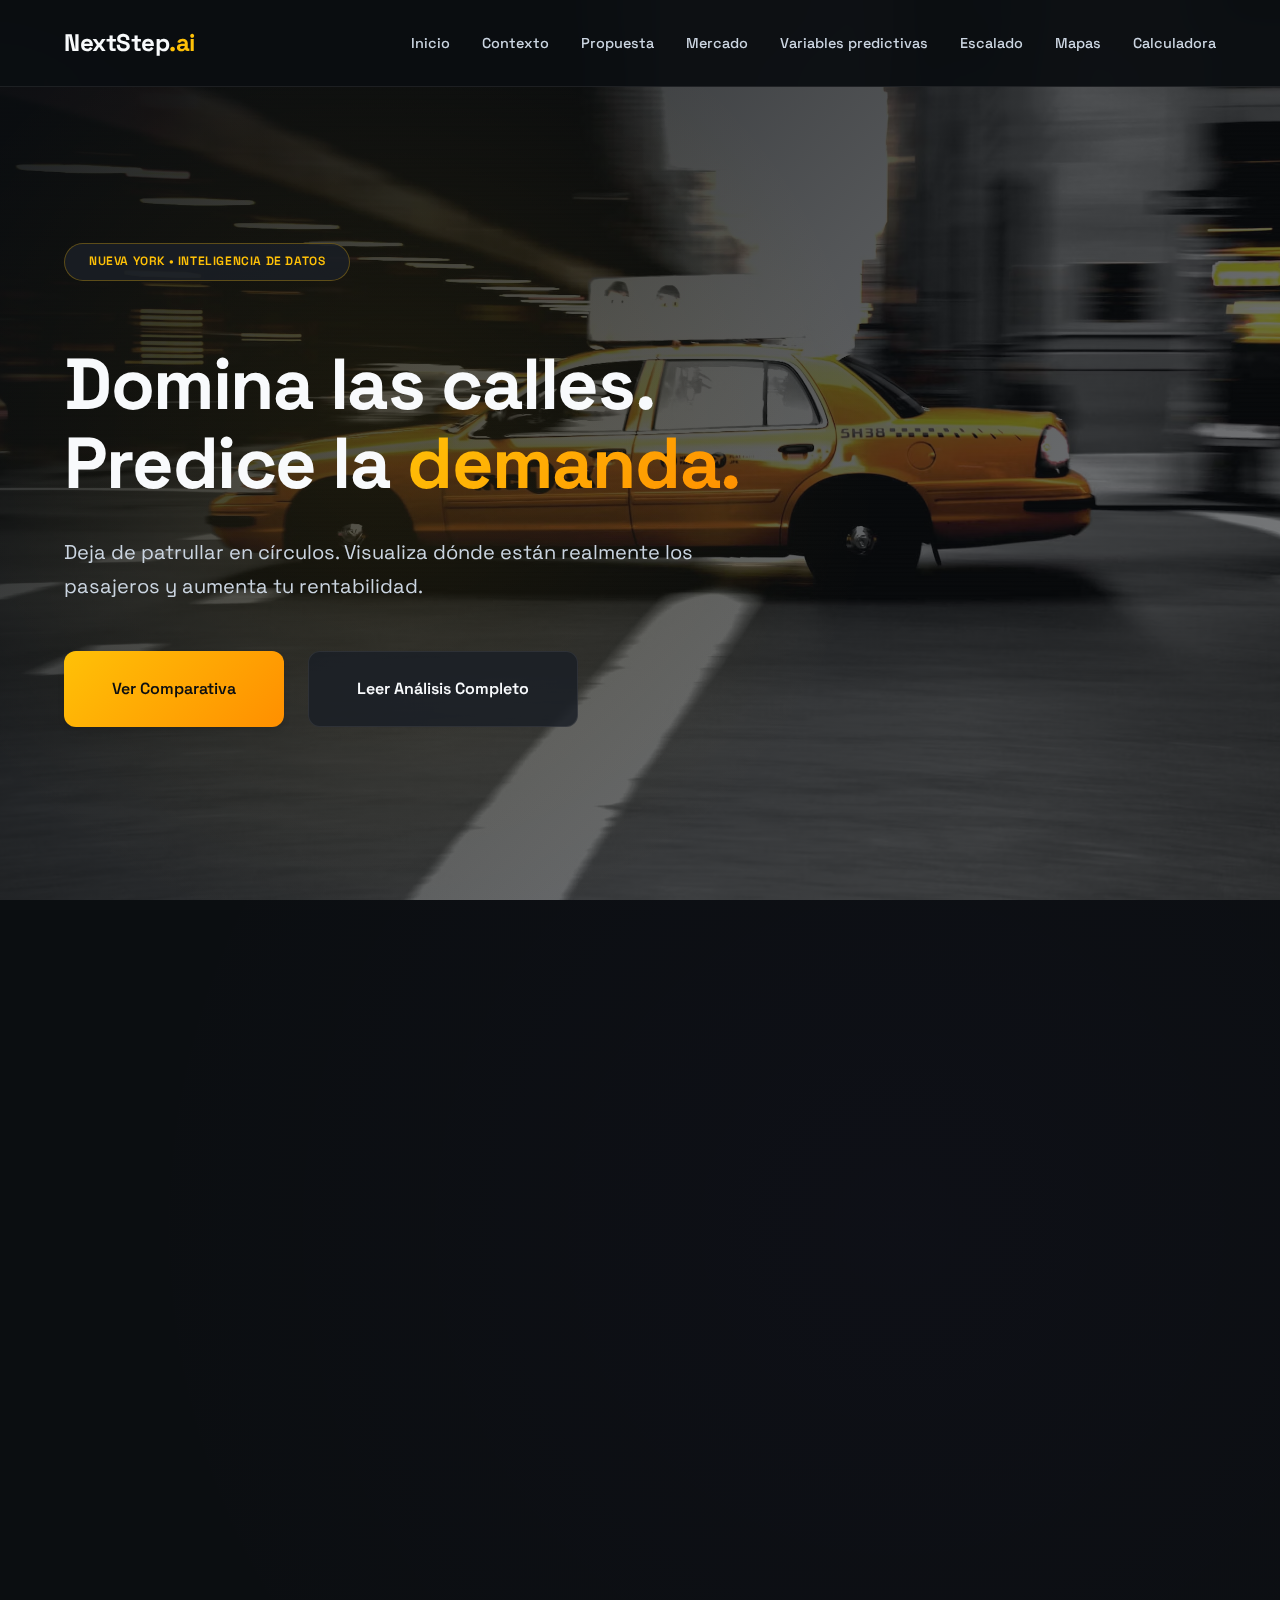
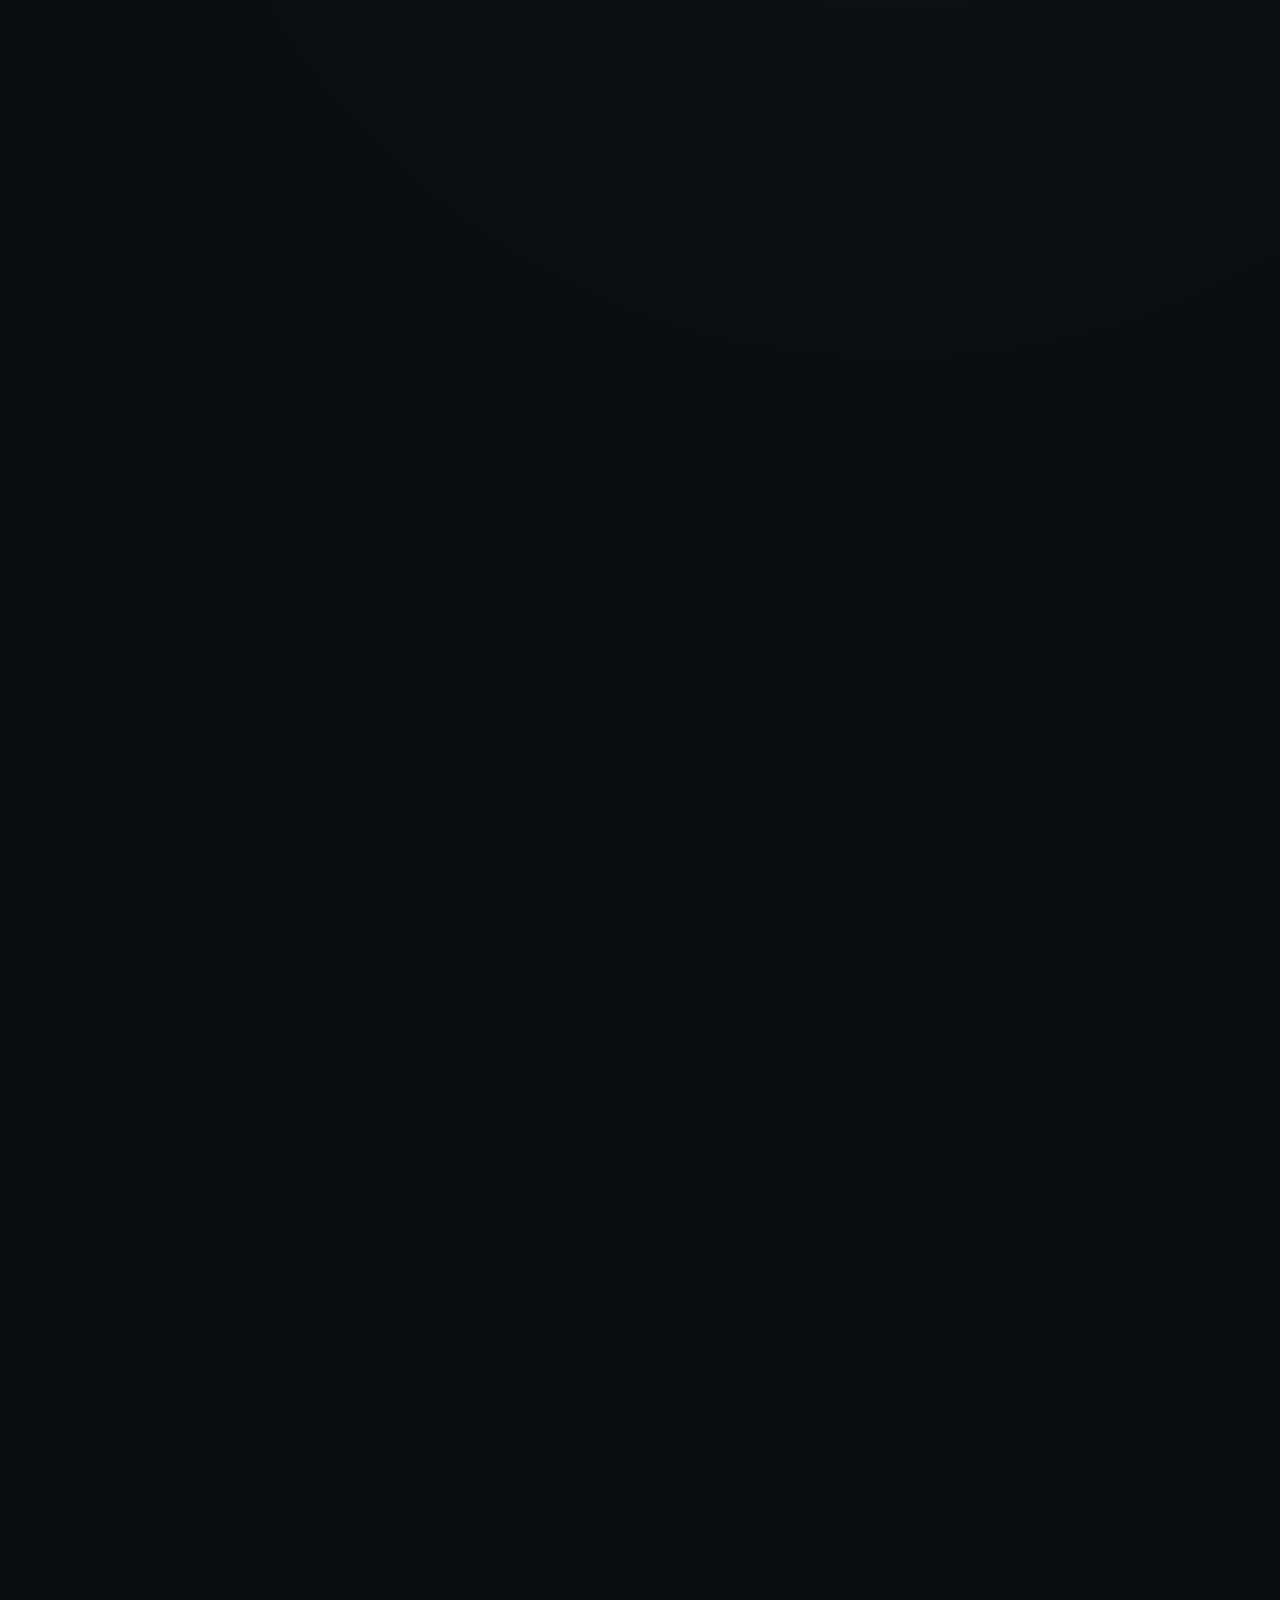
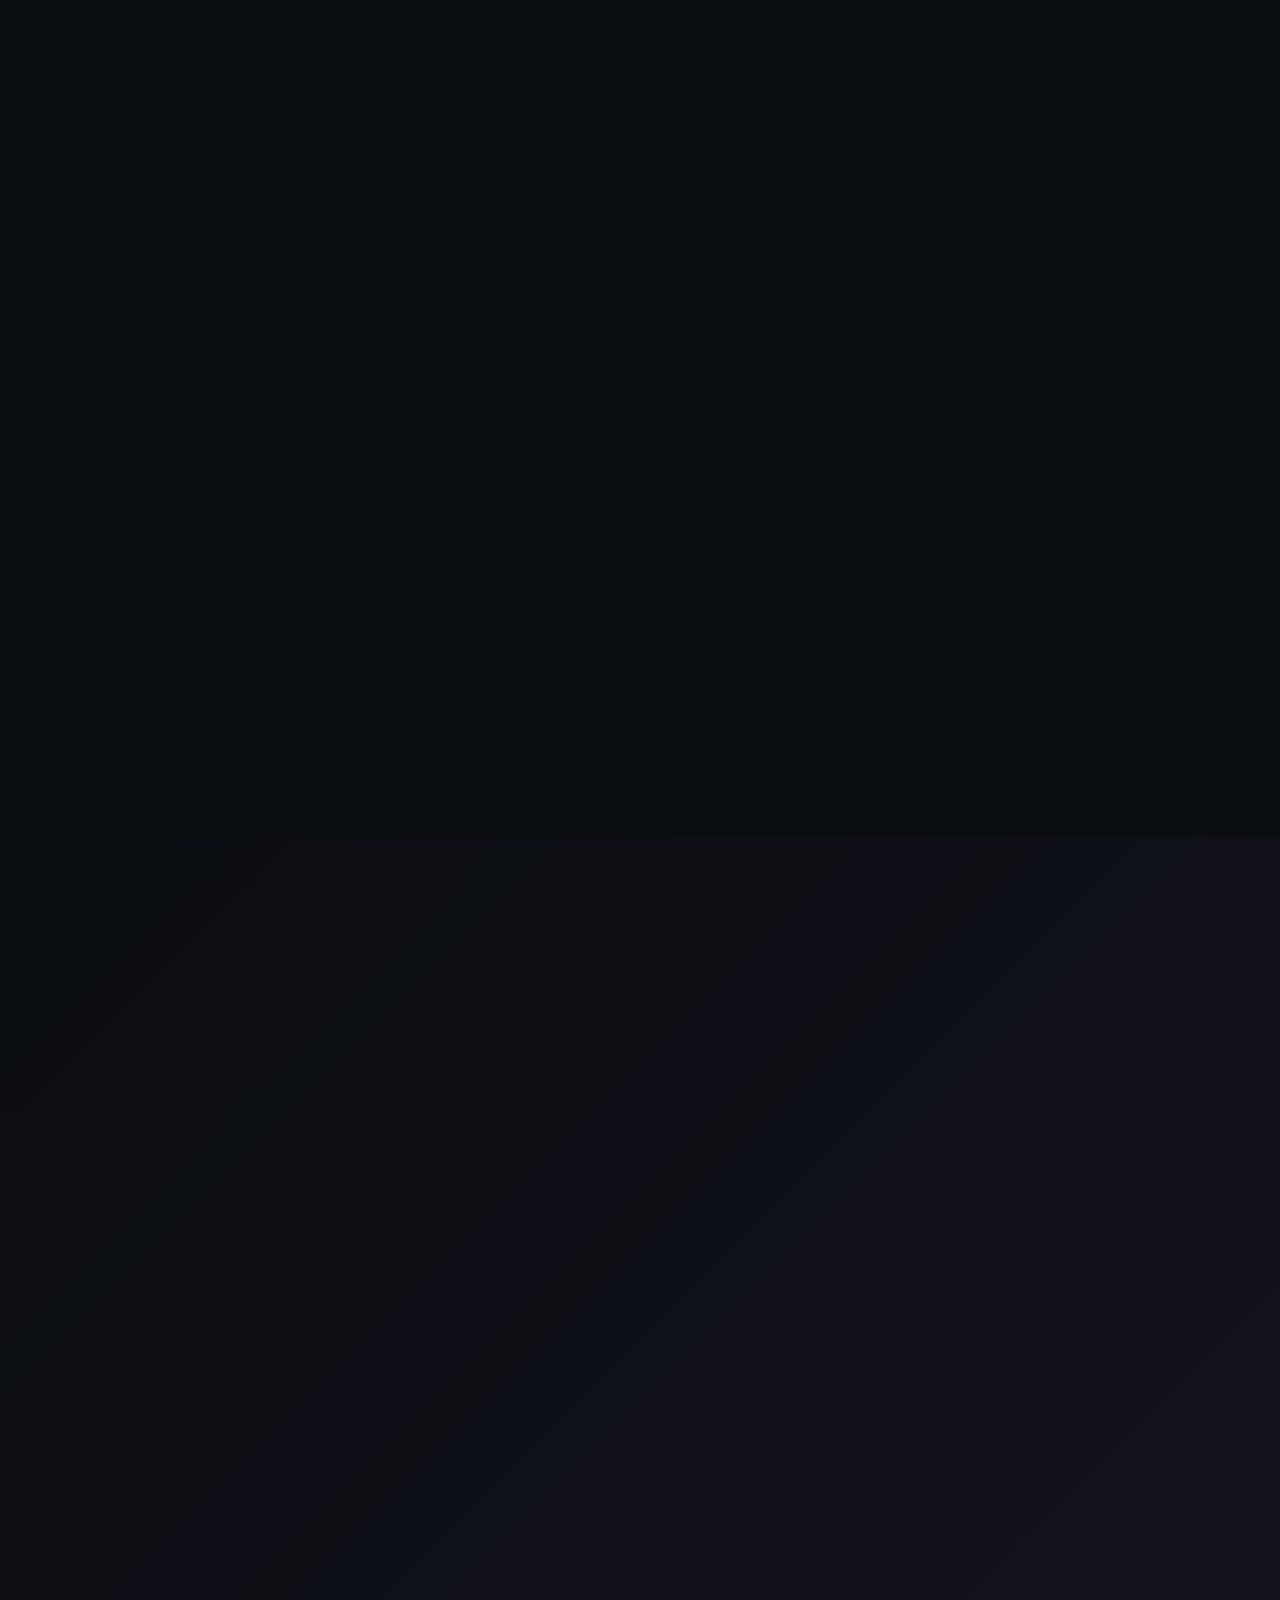
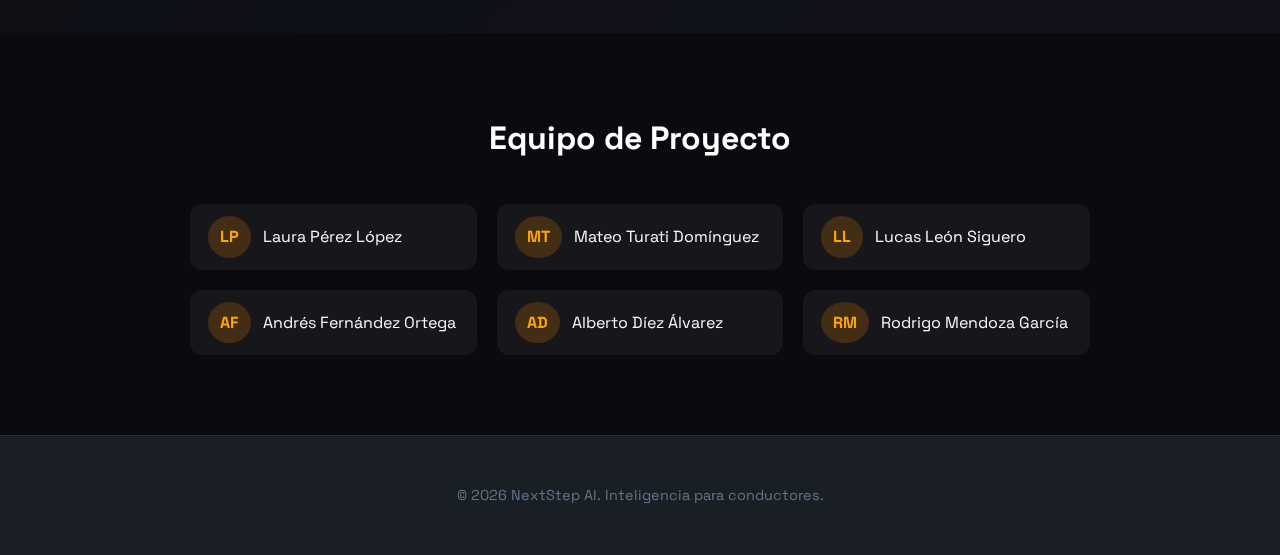
<file: index.html>
<!DOCTYPE html>
<html lang="es">
<head>
    <meta charset="UTF-8">
    <meta name="viewport" content="width=device-width, initial-scale=1.0">
    <title>NYTaxi AI | Optimización de Demanda</title>
    <link href="https://fonts.googleapis.com/css2?family=Space+Grotesk:wght@300;500;700&display=swap" rel="stylesheet">
    <link rel="stylesheet" href="./styles.css">
</head>
<body>

    <nav class="navbar">
        <div class="logo">NextStep<span class="dot">.ai</span></div>
        <div class="nav-links">
            <a href="index.html">Inicio</a>
            <a href="contexto.html">Contexto</a>
            <a href="propuesta.html">Propuesta</a>
            <a href="mercado.html">Mercado</a>
            <a href="desarrollo.html">Variables predictivas</a>
            <a href="escalado.html">Escalado</a>
            <a href="#features">Mapas</a>
            <a href="#calculator">Calculadora</a>
        </div>
    </nav>

    <header class="hero">
        <div class="hero-content hidden">
            <span class="badge">NUEVA YORK • INTELIGENCIA DE DATOS</span>
            <h1>Domina las calles.<br>Predice la <span class="highlight">demanda.</span></h1>
            <p>Deja de patrullar en círculos. Visualiza dónde están realmente los pasajeros y aumenta tu rentabilidad.</p>
            <div class="hero-buttons">
                <a href="#features" class="btn-primary">Ver Comparativa</a>
                <a href="contexto.html" class="btn-secondary">Leer Análisis Completo</a>
            </div>
        </div>
        <div class="hero-bg-effect"></div>

    </header>

    

    
    <section id="context" class="context-section">
        <div class="container">
            <div class="section-header hidden">
                <span class="badge">SITUACIÓN ACTUAL</span>
                <h2>El Problema Real del <span class="highlight">Taxi en NYC</span></h2>
                <p>Mientras las Apps ganan dinero con la escasez, los taxis pierden dinero patrullando sin rumbo.</p>
            </div>

            <div class="context-grid">
                <div class="context-card hidden">
                    <h3>Taxis: Patrullaje Reactivo</h3>
                    <p>
                        Los taxistas circulan sin información, esperando encontrar pasajeros por casualidad.
                        <strong>Resultado: 65% del tiempo vacío</strong>, perdiendo dinero en gasolina y tiempo.
                    </p>
                </div>

                <div class="context-card insight-card hidden">
                    <h3>VTCs: Dependen de la Escasez</h3>
                    <p>
                        <strong>Uber/Lyft necesitan escasez</strong> para activar surge pricing (2x-5x el precio normal).
                        Una demanda predecible eliminaría su rentabilidad.
                    </p>
                    <div class="insight-highlight">
                        <strong>Sin volatilidad = Sin surge pricing = Sin ganancias</strong>
                    </div>
                </div>

                <div class="context-card solution-card hidden">
                    <h3>NextStep: Predicción Inteligente</h3>
                    <p>
                        Convertimos información en <strong>posicionamiento anticipado</strong>. 
                        Los conductores llegan a las zonas antes de que se materialice la demanda.
                    </p>
                    <div class="stat-box">
                        <span class="big-number">+40%</span>
                        <span class="stat-desc">más ingresos evitando tiempos muertos</span>
                    </div>
                </div>
            </div>

            <div class="key-difference hidden">
                <h3>La Diferencia Fundamental</h3>
                <div class="difference-comparison">
                    <div class="difference-item vtc-model">
                        <h4>Modelo VTC</h4>
                        <p><strong>Dependen de la escasez artificial</strong></p>
                        <ul>
                            <li>Surge pricing cuando no hay suficientes conductores</li>
                            <li>Ganan más cuando los usuarios esperan y pagan extra</li>
                            <li>Su algoritmo genera escasez para subir precios</li>
                        </ul>
                    </div>
                    <div class="difference-item nextstep-model">
                        <h4>Modelo NextStep</h4>
                        <p><strong>Creamos disponibilidad predictiva</strong></p>
                        <ul>
                            <li>Posicionamiento anticipado = más viajes</li>
                            <li>Captación espontánea sin esperas</li>
                            <li>Ingresos estables, sin depender de crisis</li>
                        </ul>
                    </div>
                </div>
            </div>
        </div>
    </section>

    <section id="features" class="features-section">
        <div class="container">
            <div class="section-header hidden">
                <span class="badge">VISUALIZACIÓN DE OPORTUNIDAD</span>
                <h2 class="section-title">El mapa de la <span class="highlight">Desigualdad</span></h2>
                
                <div class="comparison-text">
                    <p>
                        Observa la diferencia crítica abajo. A la izquierda, los <strong>Taxis</strong> se canibalizan entre sí saturando Manhattan y los Aeropuertos. 
                        A la derecha, las <strong>Apps</strong> dominan Brooklyn, Queens y zonas residenciales.
                    </p>
                    <p class="highlight-text">
                        Hay miles de trayectos desatendidos fuera del centro. <br>
                        <strong>Ahí es donde estás perdiendo dinero hoy mismo.</strong>
                    </p>
                </div>
            </div>
            
            <div class="features-grid comparison-grid">
                <div class="card map-card hidden">
                    <div class="map-header">
                        <h3>🚖 Saturación Taxis</h3>
                        <span class="map-tag taxi-tag">Alta Competencia</span>
                    </div>
                    <div id="mapa-taxi" style="width: 100%; height: 500px;"></div>
                    <p class="map-caption">Concentración excesiva en Manhattan (Midtown/FiDi).</p>                
                </div>

                <div class="card map-card hidden">
                    <div class="map-header">
                        <h3>📱 Expansión Apps</h3>
                        <span class="map-tag uber-tag">Oportunidad</span>
                    </div>
                    <div id="mapa-uber" style="width: 100%; height: 500px;"></div>
                    <p class="map-caption">Cobertura total en zonas residenciales desatendidas.</p>                
                </div>
            </div>
        </div>
    </section>

    <section id="calculator" class="calculator-section">
        <div class="container">
            <div class="calculator-box hidden">
                <h2>Calcula tu Potencial</h2>
                <p>Si eliminas los tiempos muertos usando nuestra data:</p>
                
                <div class="input-group">
                    <input type="range" id="hoursInput" min="4" max="14" value="8" step="1">
                    <span id="hoursValue">8 Horas/día</span>
                </div>

                <div class="result-display">
                    <p>Ganancia extra estimada al mes:</p>
                    <h3 id="earningsResult">$1,200</h3>
                    <small>*Basado en capturar solo 2 viajes extra diarios en zonas de alta demanda.</small>
                </div>
            </div>
        </div>
    </section>

    <section class="team-section">
        <div class="container team-box">
    
            <h2>Equipo de Proyecto</h2>
    
            <div class="team-grid">
    
                <div class="team-member">
                    <span class="initials">LP</span>
                    <span>Laura Pérez López</span>
                </div>
    
                <div class="team-member">
                    <span class="initials">MT</span>
                    <span>Mateo Turati Domínguez</span>
                </div>
    
                <div class="team-member">
                    <span class="initials">LL</span>
                    <span>Lucas León Siguero</span>
                </div>
    
                <div class="team-member">
                    <span class="initials">AF</span>
                    <span>Andrés Fernández Ortega</span>
                </div>
    
                <div class="team-member">
                    <span class="initials">AD</span>
                    <span>Alberto Díez Álvarez</span>
                </div>
    
                <div class="team-member">
                    <span class="initials">RM</span>
                    <span>Rodrigo Mendoza García</span>
                </div>
    
            </div>
    
        </div>
    </section>

    <footer>
        <div class="container footer-content">
            <p>&copy; 2026 NextStep AI. Inteligencia para conductores.</p>
        </div>
    </footer>

    <script src="https://cdn.plot.ly/plotly-2.24.1.min.js"></script>
    <script src="script.js"></script>

</body>
</html>
</file>
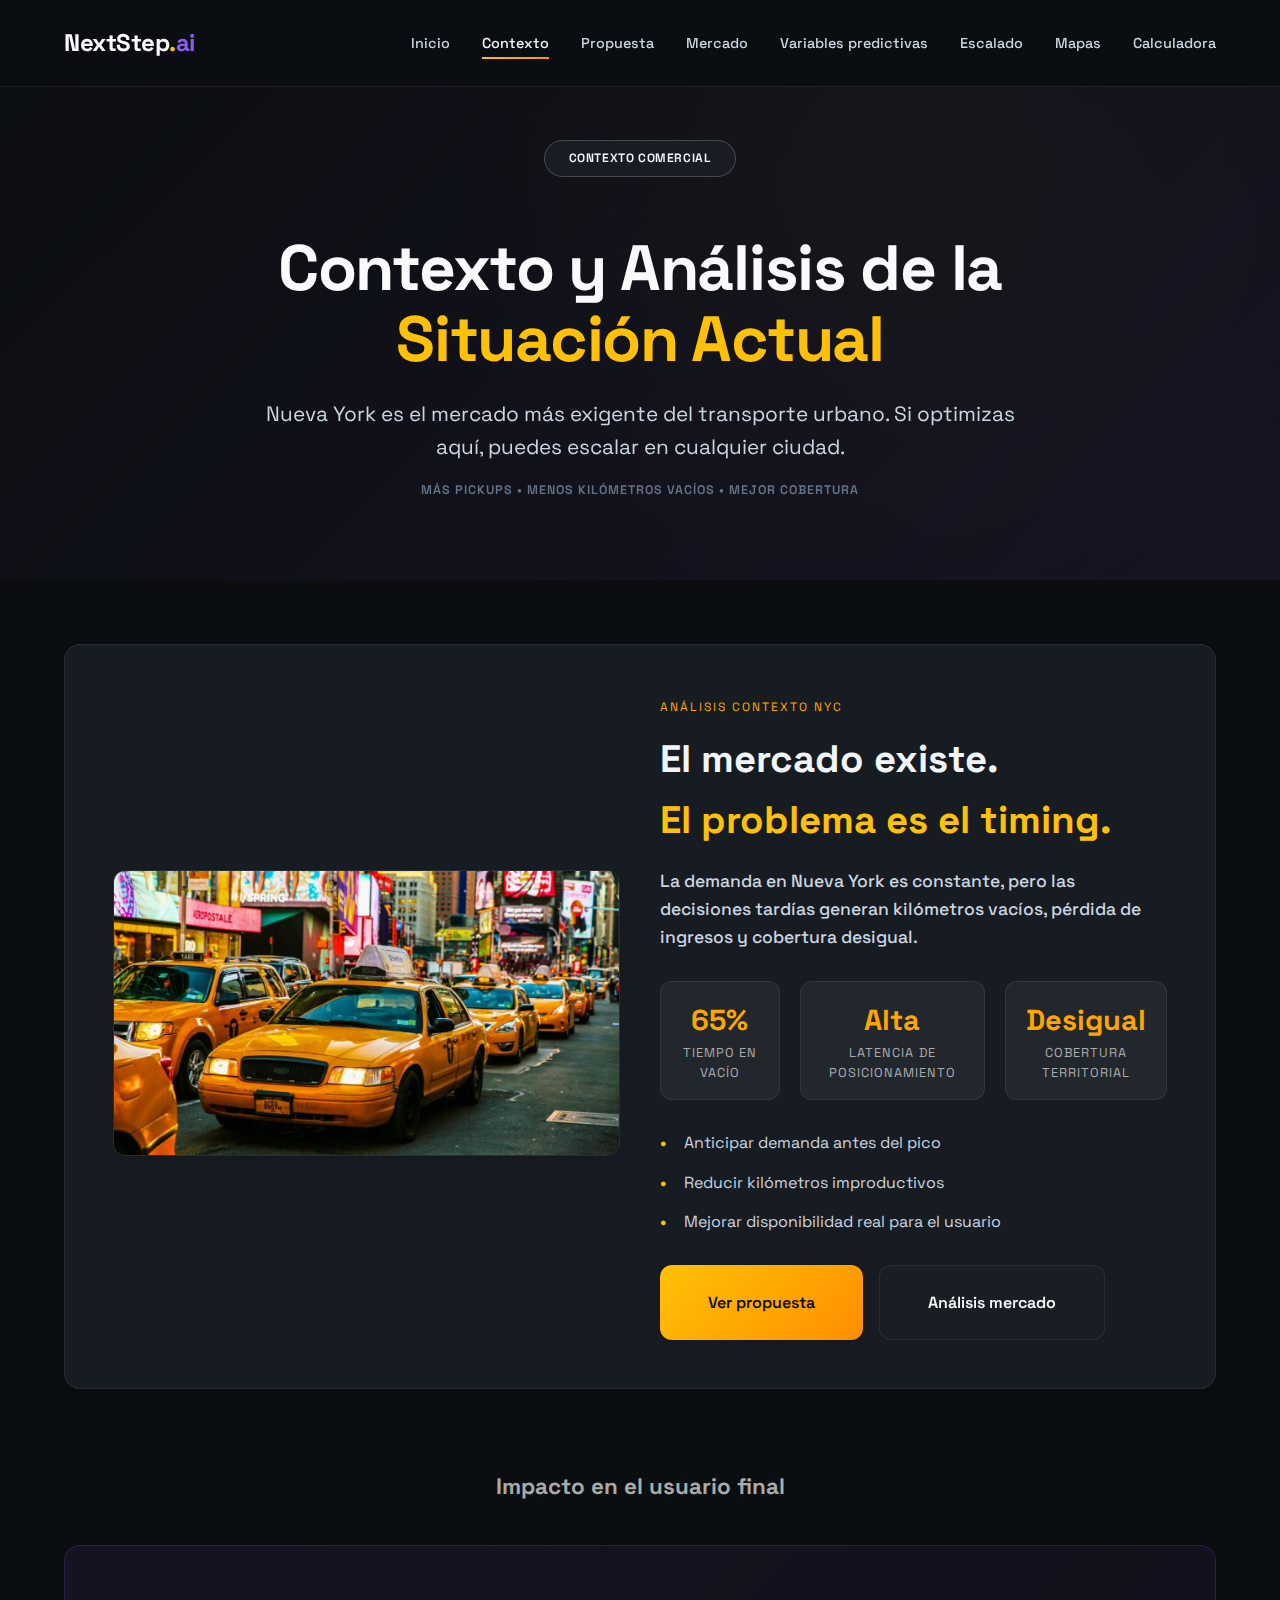
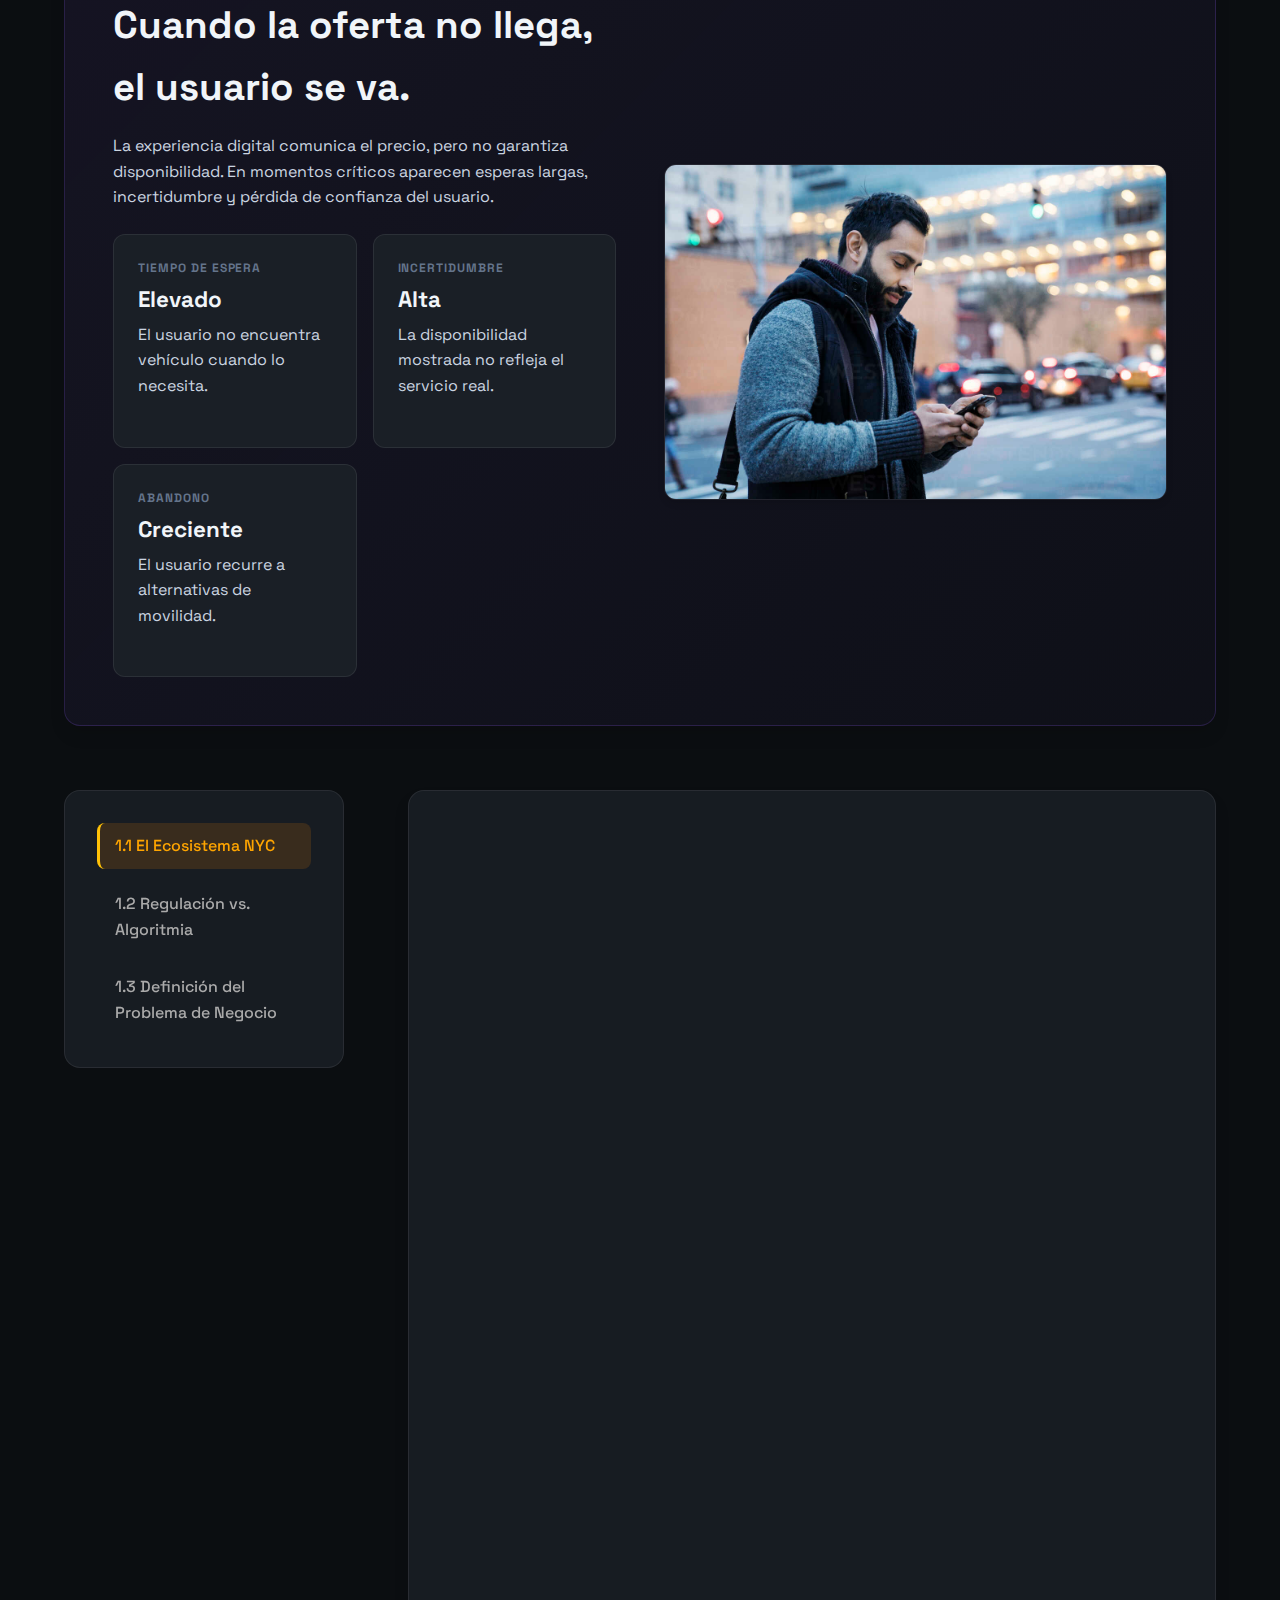
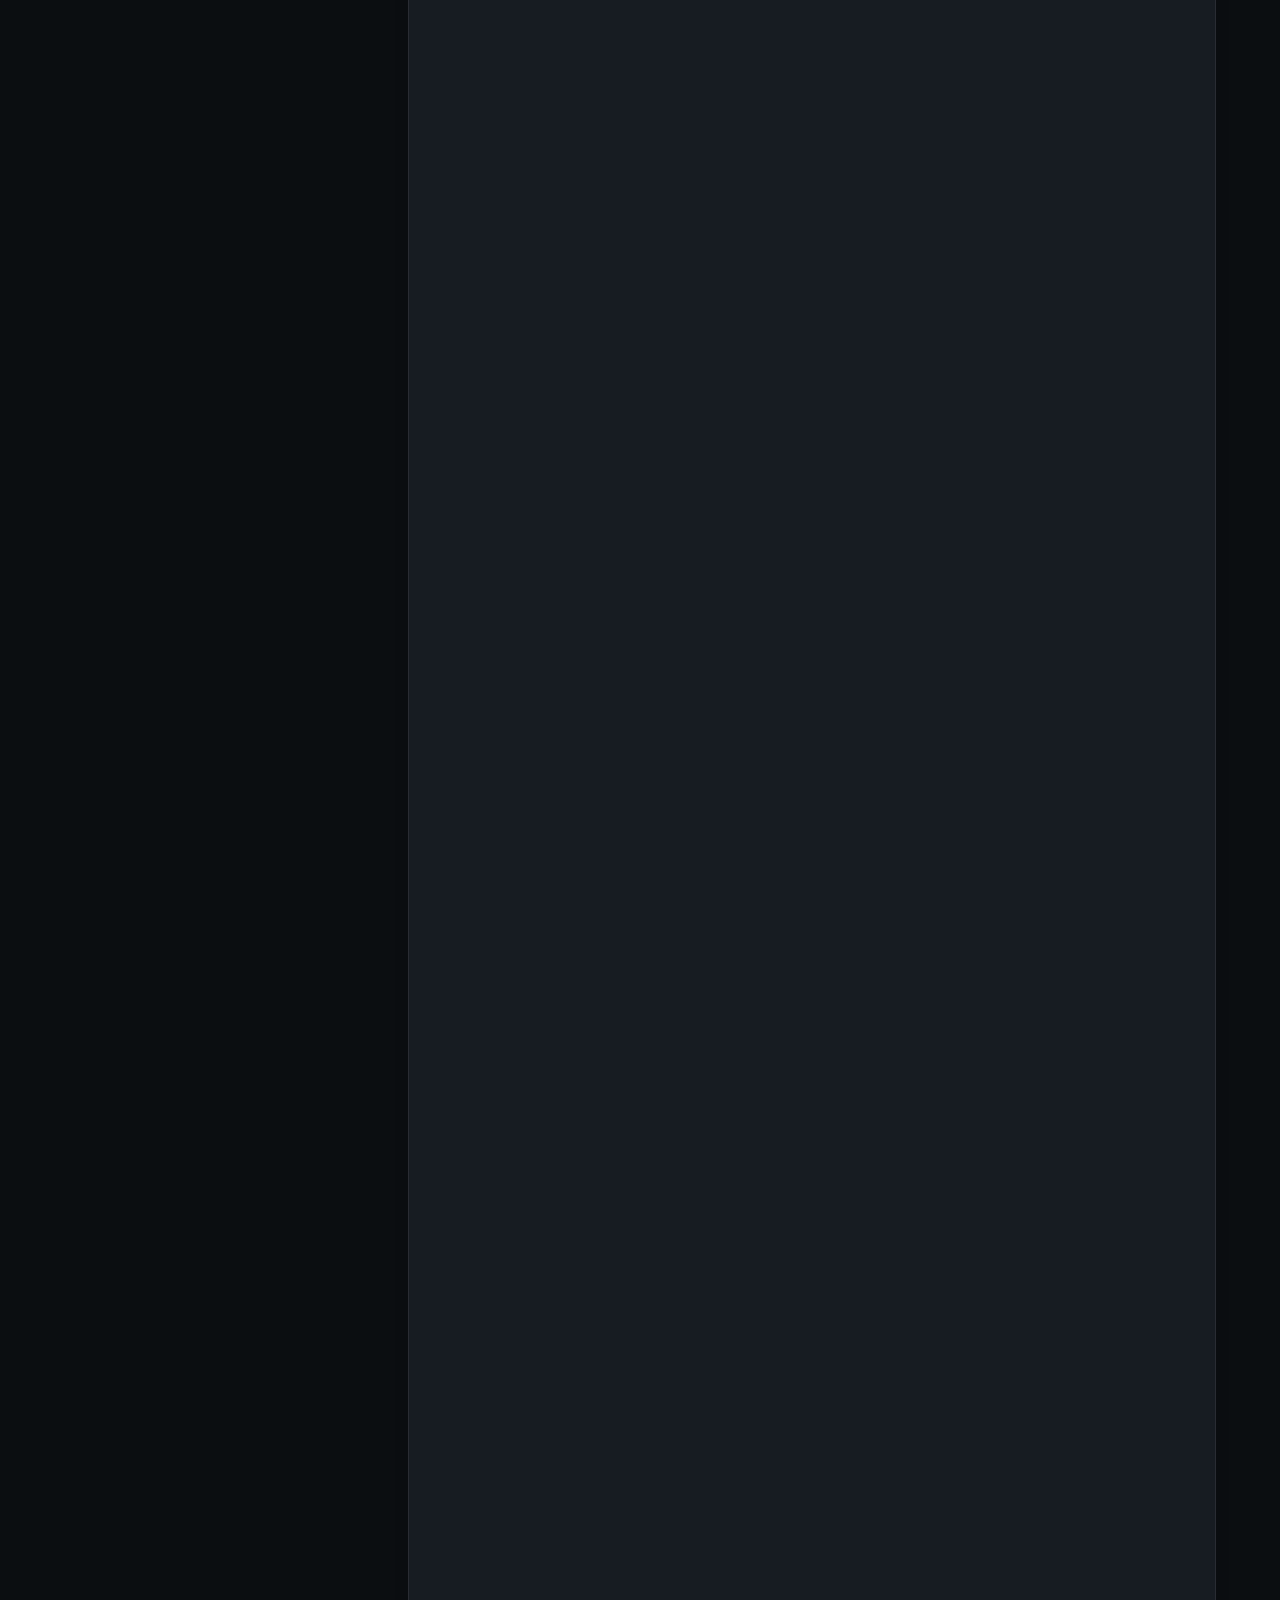
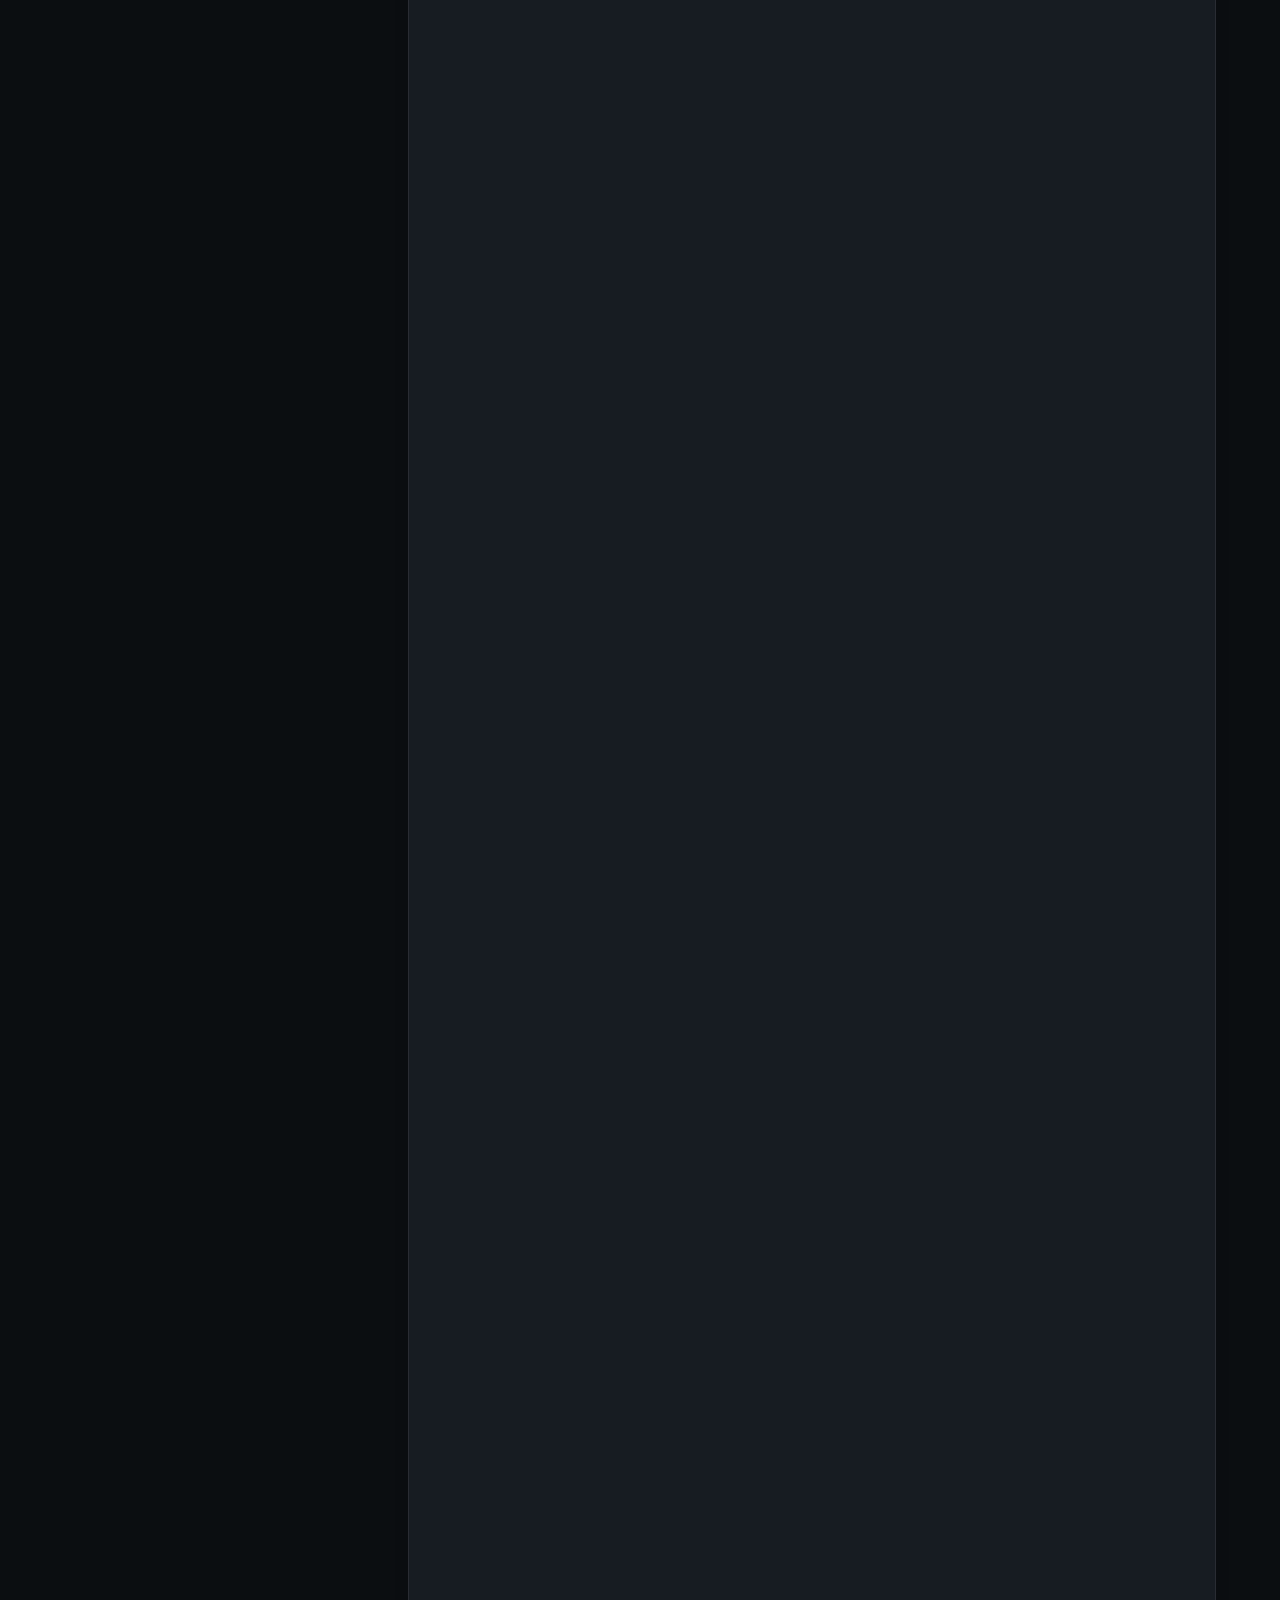
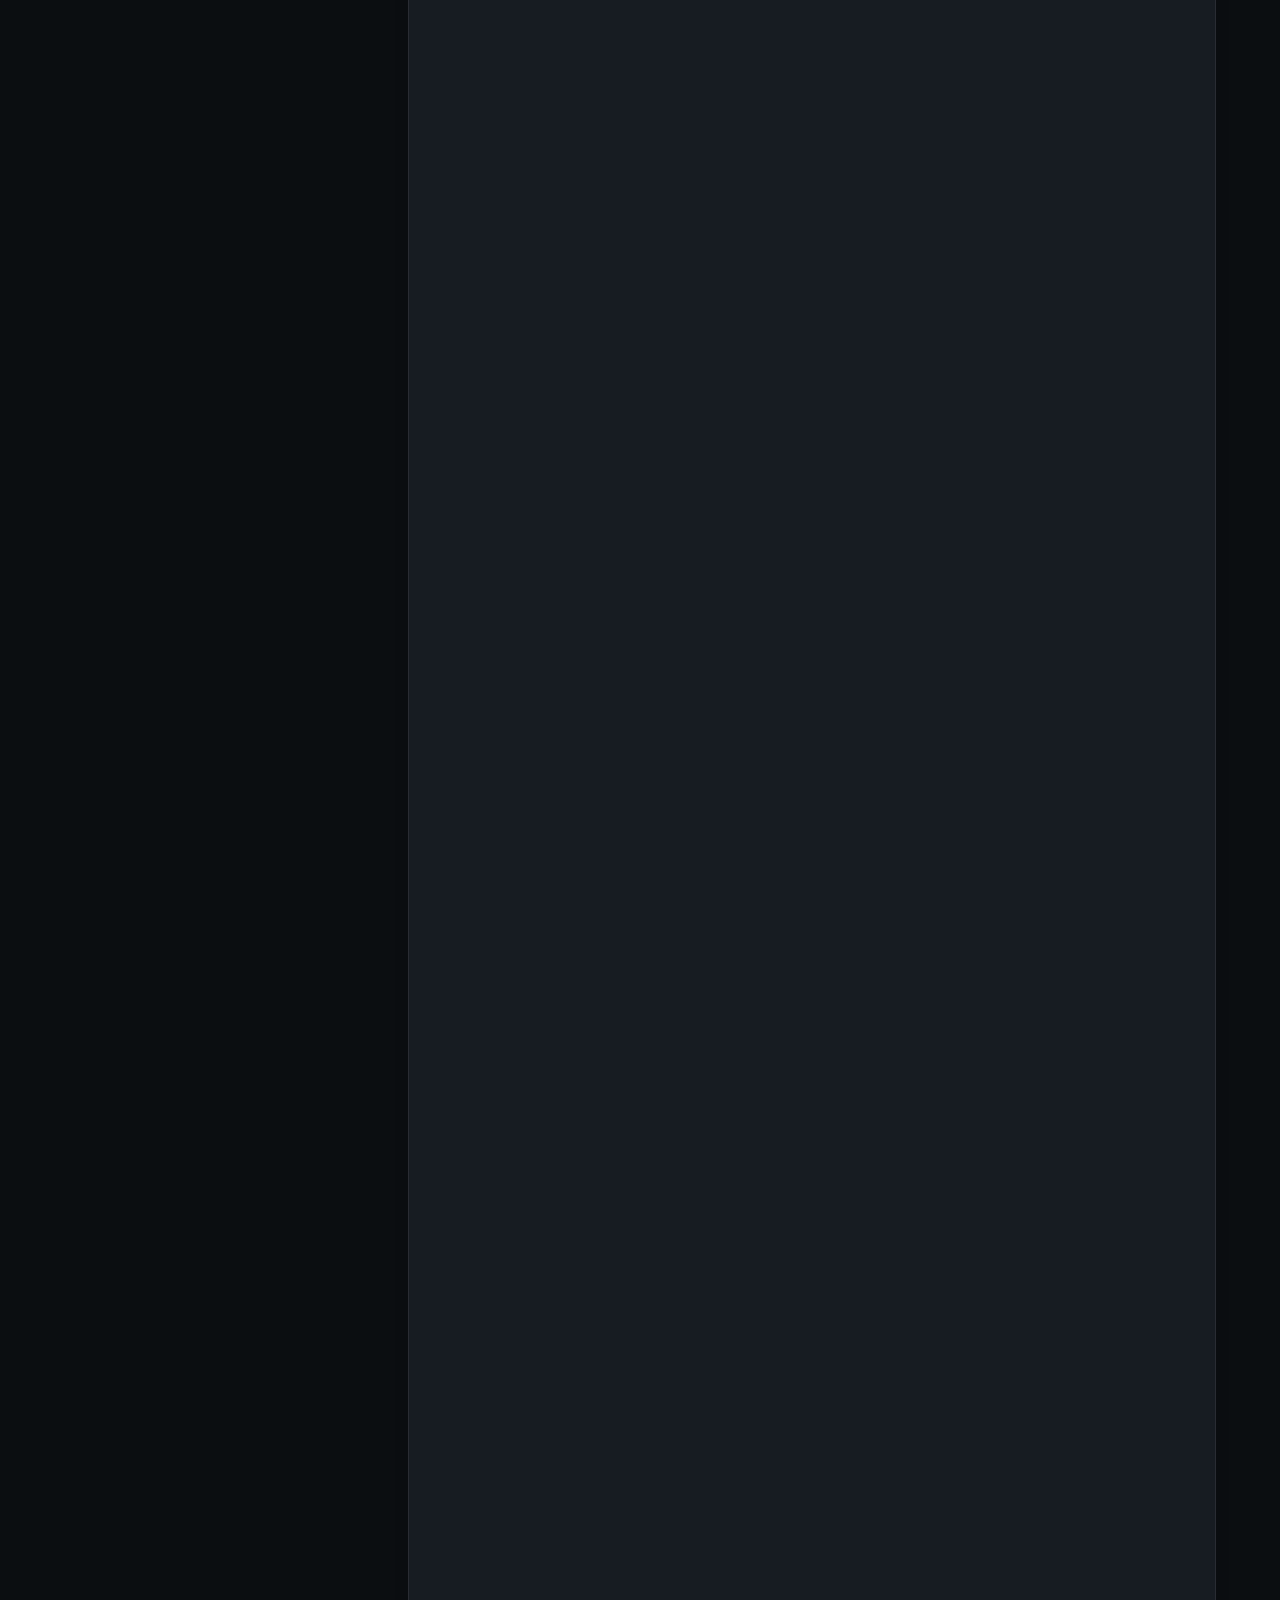
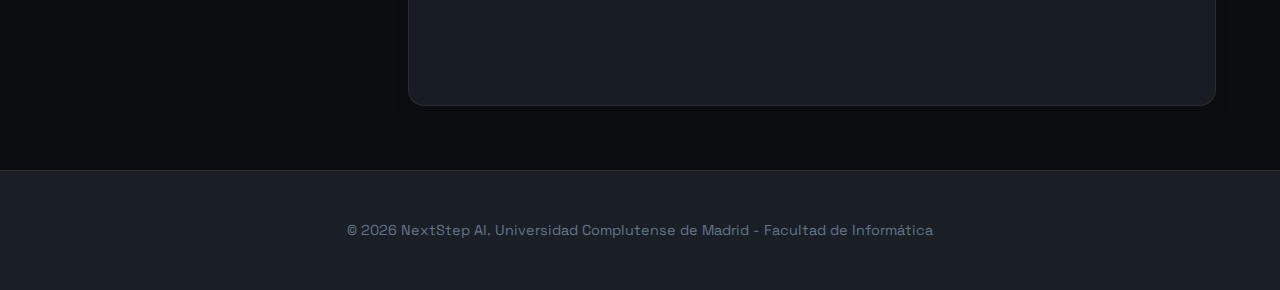
<file: contexto.html>
<!DOCTYPE html>
<html lang="es">
<head>
    <meta charset="UTF-8">
    <meta name="viewport" content="width=device-width, initial-scale=1.0">
    <title>Contexto | NYTaxi AI - Análisis del Ecosistema</title>
    <link href="https://fonts.googleapis.com/css2?family=Space+Grotesk:wght@300;400;500;700&display=swap" rel="stylesheet">
    <link rel="stylesheet" href="./styles.css">
</head>
<body class="context-page">

    <nav class="navbar" role="navigation" aria-label="Navegación principal">
        <div class="logo">
            <a href="index.html" aria-label="Ir al inicio">NextStep<span class="dot">.</span><span class="ai-text">ai</span></a>
        </div>
        
        <button class="menu-toggle" aria-label="Abrir menú de navegación" aria-expanded="false">
            <span aria-hidden="true"></span>
            <span aria-hidden="true"></span>
            <span aria-hidden="true"></span>
        </button>
        
        <div class="nav-links">
            <a href="index.html" aria-label="Ir al inicio">Inicio</a>
            <a href="contexto.html" class="active" aria-current="page">Contexto</a>
            <a href="propuesta.html" aria-label="Ver nuestra propuesta">Propuesta</a>
            <a href="mercado.html" aria-label="Análisis de mercado">Mercado</a>
            <a href="desarrollo.html" aria-label="Variables predictivas">Variables predictivas</a>
            <a href="escalado.html" aria-label="Propuesta de desarrollo y escalado">Escalado</a>
            <a href="index.html#features" aria-label="Ver mapas interactivos">Mapas</a>
            <a href="index.html#calculator" aria-label="Usar calculadora de ganancias">Calculadora</a>
        </div>
    </nav>

    <header class="page-header">
        <div class="container">
            <div class="page-header-content hidden">
                <span class="badge" role="text">CONTEXTO COMERCIAL</span>
                <h1>Contexto y Análisis de la <span class="highlight">Situación Actual</span></h1>
                <p class="lead">Nueva York es el mercado más exigente del transporte urbano. Si optimizas aquí, puedes escalar en cualquier ciudad.</p>
                <div class="header-microcopy">Más pickups • Menos kilómetros vacíos • Mejor cobertura</div>
            </div>
        </div>
    </header>

    <main class="content-section" id="main-content">
        <div class="container">
            <!-- CONTEXTO PRINCIPAL -->
            <section class="context-hero visual-hero">

                <div class="context-hero-media">
                    <img src="images/taxi_contexto.jpeg" alt="Taxis en Nueva York" loading="lazy">
                </div>

                <div class="context-hero-content">

                    <span class="section-badge">ANÁLISIS CONTEXTO NYC</span>

                    <h2>
                        El mercado existe.<br>
                        <span class="highlight">El problema es el timing.</span>
                    </h2>

                    <p class="lead-text">
                        La demanda en Nueva York es constante, pero las decisiones tardías generan
                        kilómetros vacíos, pérdida de ingresos y cobertura desigual.
                    </p>

                    <div class="context-metrics">
                        <div class="metric-card">
                            <span class="metric-number">65%</span>
                            <span class="metric-label">Tiempo en vacío</span>
                        </div>

                        <div class="metric-card">
                            <span class="metric-number">Alta</span>
                            <span class="metric-label">Latencia de posicionamiento</span>
                        </div>

                        <div class="metric-card">
                            <span class="metric-number">Desigual</span>
                            <span class="metric-label">Cobertura territorial</span>
                        </div>
                    </div>

                    <ul class="value-bullets visual-bullets">
                        <li>Anticipar demanda antes del pico</li>
                        <li>Reducir kilómetros improductivos</li>
                        <li>Mejorar disponibilidad real para el usuario</li>
                    </ul>

                    <div class="cta-row">
                        <a href="propuesta.html" class="btn-primary">Ver propuesta</a>
                        <a href="mercado.html" class="btn-secondary">Análisis mercado</a>
                    </div>

                </div>

            </section>


            <!-- TRANSICIÓN IMPACTO -->
            <h3 class="section-bridge">
            Impacto en el usuario final
            </h3>


            <!-- IMPACTO USUARIO -->
            <section class="context-hero secondary">

                <div class="context-hero-content">
                    <h2>Cuando la oferta no llega, el usuario se va.</h2>

                    <p>
                        La experiencia digital comunica el precio, pero no garantiza disponibilidad.
                        En momentos críticos aparecen esperas largas, incertidumbre
                        y pérdida de confianza del usuario.
                    </p>

                <div class="impact-grid">
                    <div class="impact-card">
                        <span class="impact-label">Tiempo de espera</span>
                        <span class="impact-value">Elevado</span>
                        <p>El usuario no encuentra vehículo cuando lo necesita.</p>
                    </div>

                    <div class="impact-card">
                        <span class="impact-label">Incertidumbre</span>
                        <span class="impact-value">Alta</span>
                        <p>La disponibilidad mostrada no refleja el servicio real.</p>
                    </div>

                    <div class="impact-card">
                        <span class="impact-label">Abandono</span>
                        <span class="impact-value">Creciente</span>
                        <p>El usuario recurre a alternativas de movilidad.</p>
                    </div>
                </div>

                </div>

                <div class="context-hero-media">
                    <img src="images/persona_movil.jpg" alt="Usuario solicitando transporte" loading="lazy">
                </div>

            </section>
            
            <div class="content-grid">
                <!-- Navegación lateral -->
                <aside class="content-sidebar" role="complementary">
                    <nav class="content-nav" aria-label="Navegación de contenido">
                        <a href="#ecosistema" class="nav-item active" aria-current="section">1.1 El Ecosistema NYC</a>
                        <a href="#disrupcion" class="nav-item">1.2 Regulación vs. Algoritmia</a>
                        <a href="#problema" class="nav-item">1.3 Definición del Problema de Negocio</a>
                    </nav>
                </aside>

                <!-- Contenido principal -->
                <div class="content-main" role="main">

                    <!-- Sección 1: Ecosistema -->
                    <article id="ecosistema" class="content-article hidden">
                        <div class="article-header">
                            <h2>El Ecosistema de Movilidad en Nueva York</h2>
                            <p class="article-subtitle">Un entorno único de complejidad y volumen a nivel global</p>
                        </div>

                        <div class="article-content">
                            <p class="lead-text">Nueva York es el benchmark global de la movilidad de pago: densidad, complejidad y competencia en su máximo nivel.</p>

                            <div class="insight-box">
                                <h4>Por qué NYC es el benchmark</h4>
                                <ul class="feature-list">
                                    <li><strong>Altísima densidad poblacional</strong> con zonificación muy marcada</li>
                                    <li><strong>Distritos especializados:</strong> financieros, residenciales y turísticos</li>
                                    <li><strong>Demanda no lineal</strong> con picos extremadamente pronunciados</li>
                                    <li><strong>Múltiples variables de influencia:</strong> temporales, geográficas, climáticas</li>
                                </ul>
                            </div>

                            <p style="text-align: justify;">Su estructura urbana, caracterizada por una altísima densidad poblacional y una zonificación muy marcada (distritos financieros, residenciales y turísticos), genera un ecosistema de movilidad único. A diferencia de otras ciudades europeas, la demanda en Nueva York no es lineal; presenta picos extremadamente pronunciados dependientes de factores temporales, ubicación geográfica, condiciones climatológicas adversas, la celebración de grandes eventos o la aparición de hechos inesperados como puede ser una avería.</p>

                            <div class="value-points">
                                <div class="value-point">
                                    <span class="value-icon">01</span>
                                    <div>
                                        <h5>Velocidad operativa</h5>
                                        <p>Las ventanas de oportunidad duran minutos, no horas. Quien llega primero, captura el valor.</p>
                                    </div>
                                </div>
                                <div class="value-point">
                                    <span class="value-icon">02</span>
                                    <div>
                                        <h5>Territorio hipercompetido</h5>
                                        <p>La oferta se concentra donde es visible, dejando zonas con demanda real desatendida.</p>
                                    </div>
                                </div>
                                <div class="value-point">
                                    <span class="value-icon">03</span>
                                    <div>
                                        <h5>Contexto cambiante</h5>
                                        <p>Clima, eventos y disrupciones convierten el día a día en un sistema impredecible.</p>
                                    </div>
                                </div>
                            </div>

                            <div class="data-visualization">
                                <div class="stat-card">
                                    <div class="stat-number">100K+</div>
                                    <div class="stat-label">Vehículos Activos</div>
                                </div>
                                <div class="stat-card">
                                    <div class="stat-number">65%</div>
                                    <div class="stat-label">Tiempo Vacío</div>
                                </div>
                                <div class="stat-card">
                                    <div class="stat-number">5</div>
                                    <div class="stat-label">Boroughs</div>
                                </div>
                            </div>
                        </div>
                    </article>

                    <!-- Sección 2: Disrupción -->
                    <article id="disrupcion" class="content-article hidden">
                        <div class="article-header">
                            <h2>La Disrupción del Mercado: Regulación vs. Algoritmia</h2>
                            <p class="article-subtitle">Cómo la tecnología cambió las reglas del juego</p>
                        </div>

                        <div class="article-content">
                            <div class="comparison-container">
                                <div class="comparison-side traditional">
                                    <h3>Modelo Tradicional</h3>
                                    <div class="comparison-content">
                                        <h4>Yellow Cabs - Monopolio Regulado</h4>
                                        <ul>
                                            <li>Licencias limitadas (medallions)</li>
                                            <li>Tarifas estáticas</li>
                                            <li>Omnipresencia física (street hailing)</li>
                                            <li>Saturación de calles principales</li>
                                        </ul>
                                    </div>
                                </div>

                                <div class="vs-divider">
                                    <span>VS</span>
                                </div>

                                <div class="comparison-side modern">
                                    <h3>Modelo Tecnológico</h3>
                                    <div class="comparison-content">
                                        <h4>VTCs (Uber/Lyft) - Algorítmico</h4>
                                        <ul>
                                            <li>Precios dinámicos (surge pricing)</li>
                                            <li>Gestión de la incertidumbre</li>
                                            <li>Reequilibrio reactivo</li>
                                            <li>Experiencia digital mejorada</li>
                                        </ul>
                                    </div>
                                </div>
                            </div>

                            <div class="innovation-highlight">
                                <h4>La Principal Innovación</h4>
                                <p>La disrupción no fue solo digital: fue <strong>algorítmica</strong>. Las plataformas VTC gestionan la incertidumbre con precios dinámicos y señales de escasez que movilizan conductores en tiempo real. El resultado es una reacción rápida, pero tardía: el pico ya ocurrió. El taxi, incluso con apps, sigue atado a tarifas reguladas sin incentivos de reposicionamiento anticipado. En ambos casos, la incertidumbre termina en el conductor y en el usuario final.</p>
                            </div>

                            <div class="problem-box warning">
                                <h4>Limitaciones del Modelo Actual</h4>
                                <p>La experiencia digital mejoró la información, no la disponibilidad. En picos de demanda (lluvias intensas, eventos multitudinarios o disrupciones del transporte público), el usuario solo recibe la confirmación de la escasez: espera más y paga más. En esos momentos, el taxi recupera su ventaja histórica (captación en vía pública) siempre que exista una oferta bien distribuida. Ahí es donde la inteligencia de posicionamiento marca la diferencia.</p>
                            </div>
                        </div>
                    </article>

                    <!-- Sección 3: Problema -->
                    <article id="problema" class="content-article hidden">
                        <div class="article-header">
                            <h2>Definición del Problema de Negocio</h2>
                            <p class="article-subtitle">La demanda existe, pero la oferta llega tarde</p>
                        </div>

                        <div class="article-content">
                            <div class="problem-statement">
                                <span class="section-kicker">Problema de negocio</span>
                                <h3>El Problema Central</h3>
                                <p class="lead-text">La demanda está ahí. Lo que falla es el timing: la oferta llega tarde y el valor se evapora.</p>
                            </div>

                            <div class="problem-layout">
                                <div class="problem-copy">
                                    <div class="insight-box">
                                        <h4>Lo que ocurre cada día</h4>
                                        <ul class="feature-list">
                                            <li>La demanda cambia por clima, hora punta, eventos y disrupciones.</li>
                                            <li>El taxi patrulla a ciegas; la VTC persigue “puntos calientes” que ya pasaron.</li>
                                            <li>La latencia de posicionamiento genera cruising por encima del 65%.</li>
                                        </ul>
                                    </div>

                                    <div class="root-cause-analysis">
                                        <h4>La causa raíz</h4>
                                        <p>No falta tecnología ni clientes. Falta convertir señales en decisiones anticipadas. Sin un criterio claro, la flota se mueve tarde, pierde pickups y reduce la cobertura real.</p>
                                    </div>
                                </div>

                                <div class="problem-media">
                                    <img src="images/persona_pidiendo_taxis.jpeg" alt="Persona solicitando un taxi" loading="lazy">
                                </div>
                            </div>

                            <div class="solution-preview">
                                <h4>Qué cambia con NextStep</h4>
                                <p>Convertimos señales del entorno en decisiones operativas claras. El objetivo es mover la oferta antes del pico, con reglas simples y resultados medibles.</p>

                                <div class="solution-grid">
                                    <div class="solution-card">
                                        <h5>Señal</h5>
                                        <p>Variables contextuales que anticipan dónde se concentrará la demanda.</p>
                                    </div>
                                    <div class="solution-card">
                                        <h5>Decisión</h5>
                                        <p>Recomendaciones accionables para reposicionar la flota con tiempo.</p>
                                    </div>
                                    <div class="solution-card">
                                        <h5>Resultado</h5>
                                        <p>Más pickups por turno y mejor cobertura cuando el usuario realmente lo necesita.</p>
                                    </div>
                                </div>

                                <div class="paradigm-shift">
                                    <div class="old-paradigm">
                                        <span class="paradigm-label">PARADIGMA ACTUAL</span>
                                        <span class="paradigm-text">Asignación Determinista‑Reactiva</span>
                                        <small>Atender la demanda que ya existe</small>
                                    </div>
                                    <div class="arrow">→</div>
                                    <div class="new-paradigm">
                                        <span class="paradigm-label">NUEVO PARADIGMA</span>
                                        <span class="paradigm-text">Orquestación Estocástica‑Predictiva</span>
                                        <small>Anticiparse a la demanda futura</small>
                                    </div>
                                </div>
                            </div>

                            <div class="call-to-action">
                                <p>Resultado esperado: más pickups por turno, menos kilómetros vacíos y una experiencia de usuario consistente incluso en picos de demanda.</p>
                                <a href="propuesta.html" class="btn-primary">Ver Nuestra Propuesta de Valor →</a>
                            </div>
                        </div>
                    </article>

                </div>
            </div>
        </div>
    </main>

    <footer>
        <div class="container footer-content">
            <p>&copy; 2026 NextStep AI. Universidad Complutense de Madrid - Facultad de Informática</p>
        </div>
    </footer>

    <script>
        // Navegación lateral: estado activo en click/scroll.
        // (El smooth-scroll general ya lo gestiona script.js con los anchors #...)
        const sidebarLinks = Array.from(document.querySelectorAll('.content-nav a'));
        const contentSections = Array.from(document.querySelectorAll('.content-article'));

        const setActive = (id) => {
            sidebarLinks.forEach(link => {
                link.classList.toggle('active', link.getAttribute('href') === `#${id}`);
            });
        };

        sidebarLinks.forEach(link => {
            link.addEventListener('click', () => {
                const id = link.getAttribute('href')?.slice(1);
                if (id) setActive(id);
            });
        });

        const observerOptions = {
            root: null,
            threshold: [0.2, 0.4, 0.6],
            rootMargin: '-10% 0px -55% 0px'
        };

        const observer = new IntersectionObserver((entries) => {
            const visible = entries
                .filter(entry => entry.isIntersecting)
                .sort((a, b) => b.intersectionRatio - a.intersectionRatio);

            if (visible.length > 0) {
                setActive(visible[0].target.id);
            }
        }, observerOptions);

        contentSections.forEach(section => observer.observe(section));
    </script>

    <script src="script.js"></script>

</body>
</html>
</file>
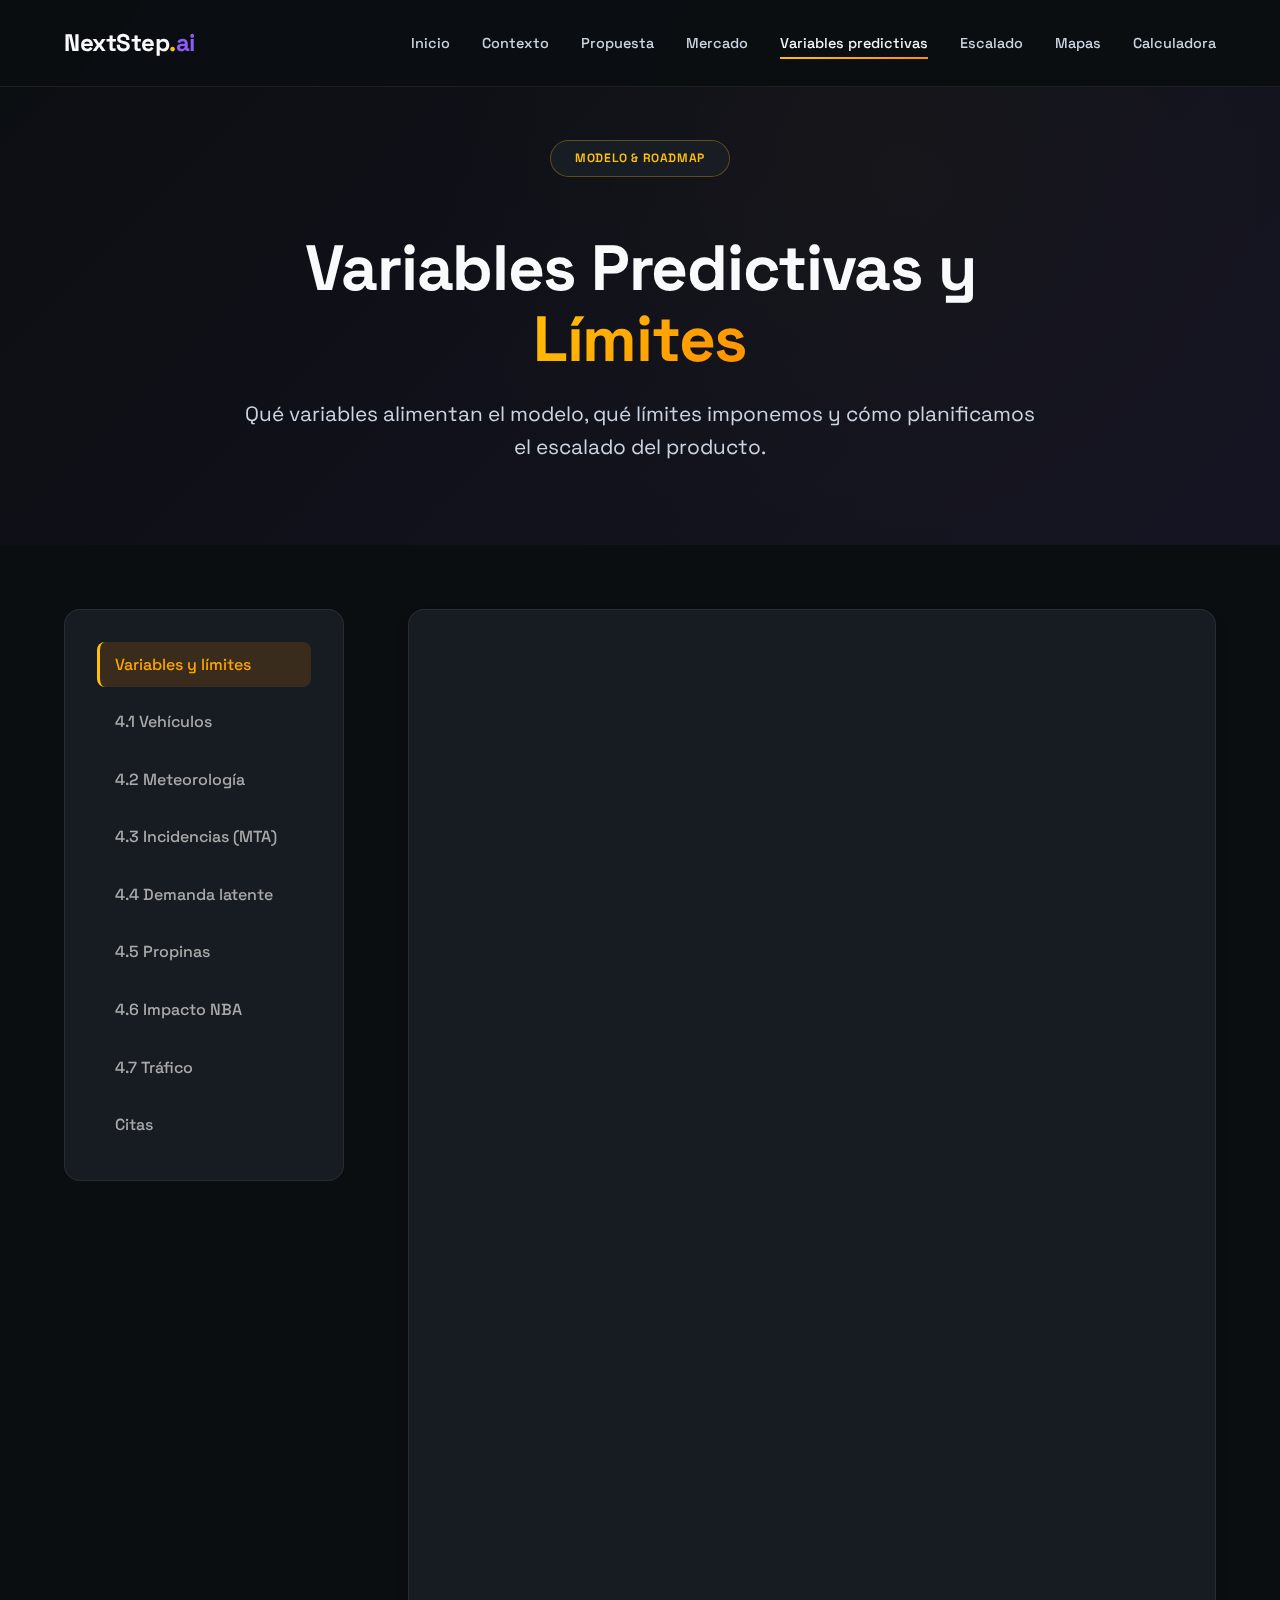
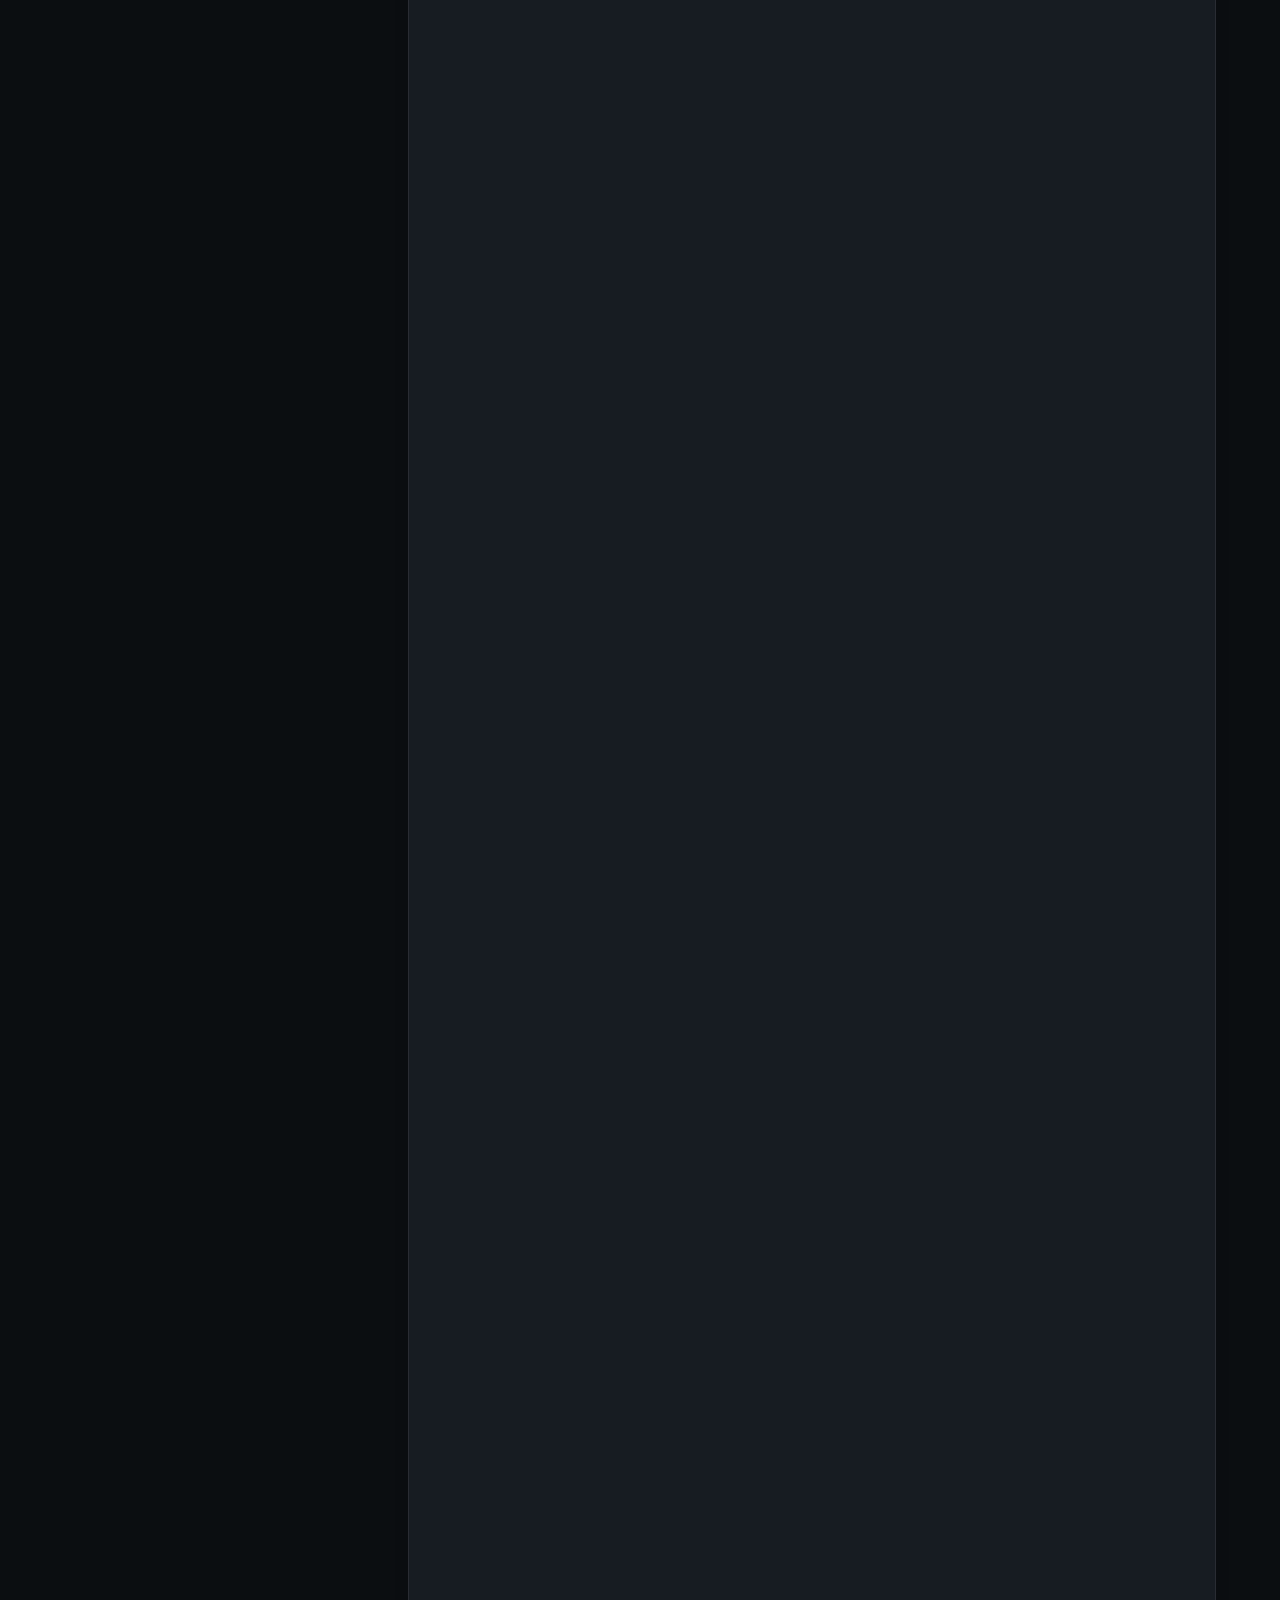
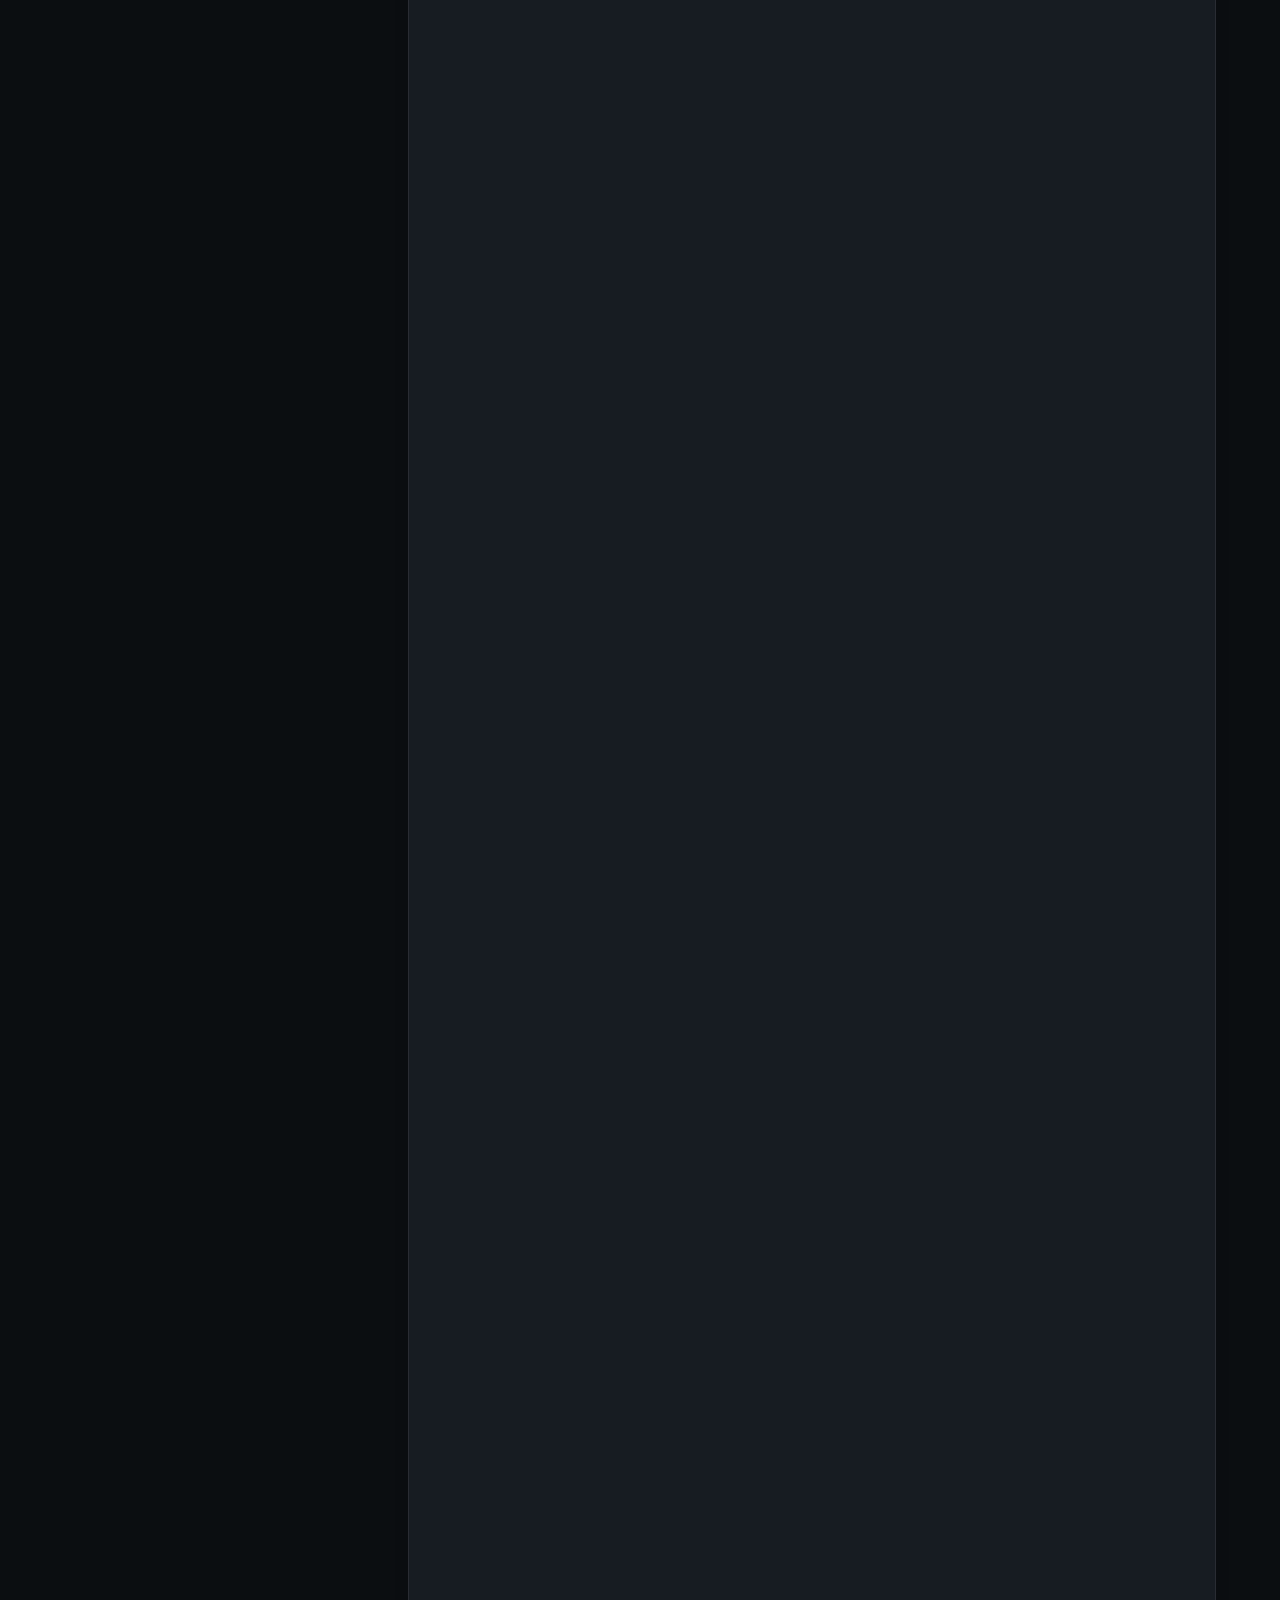
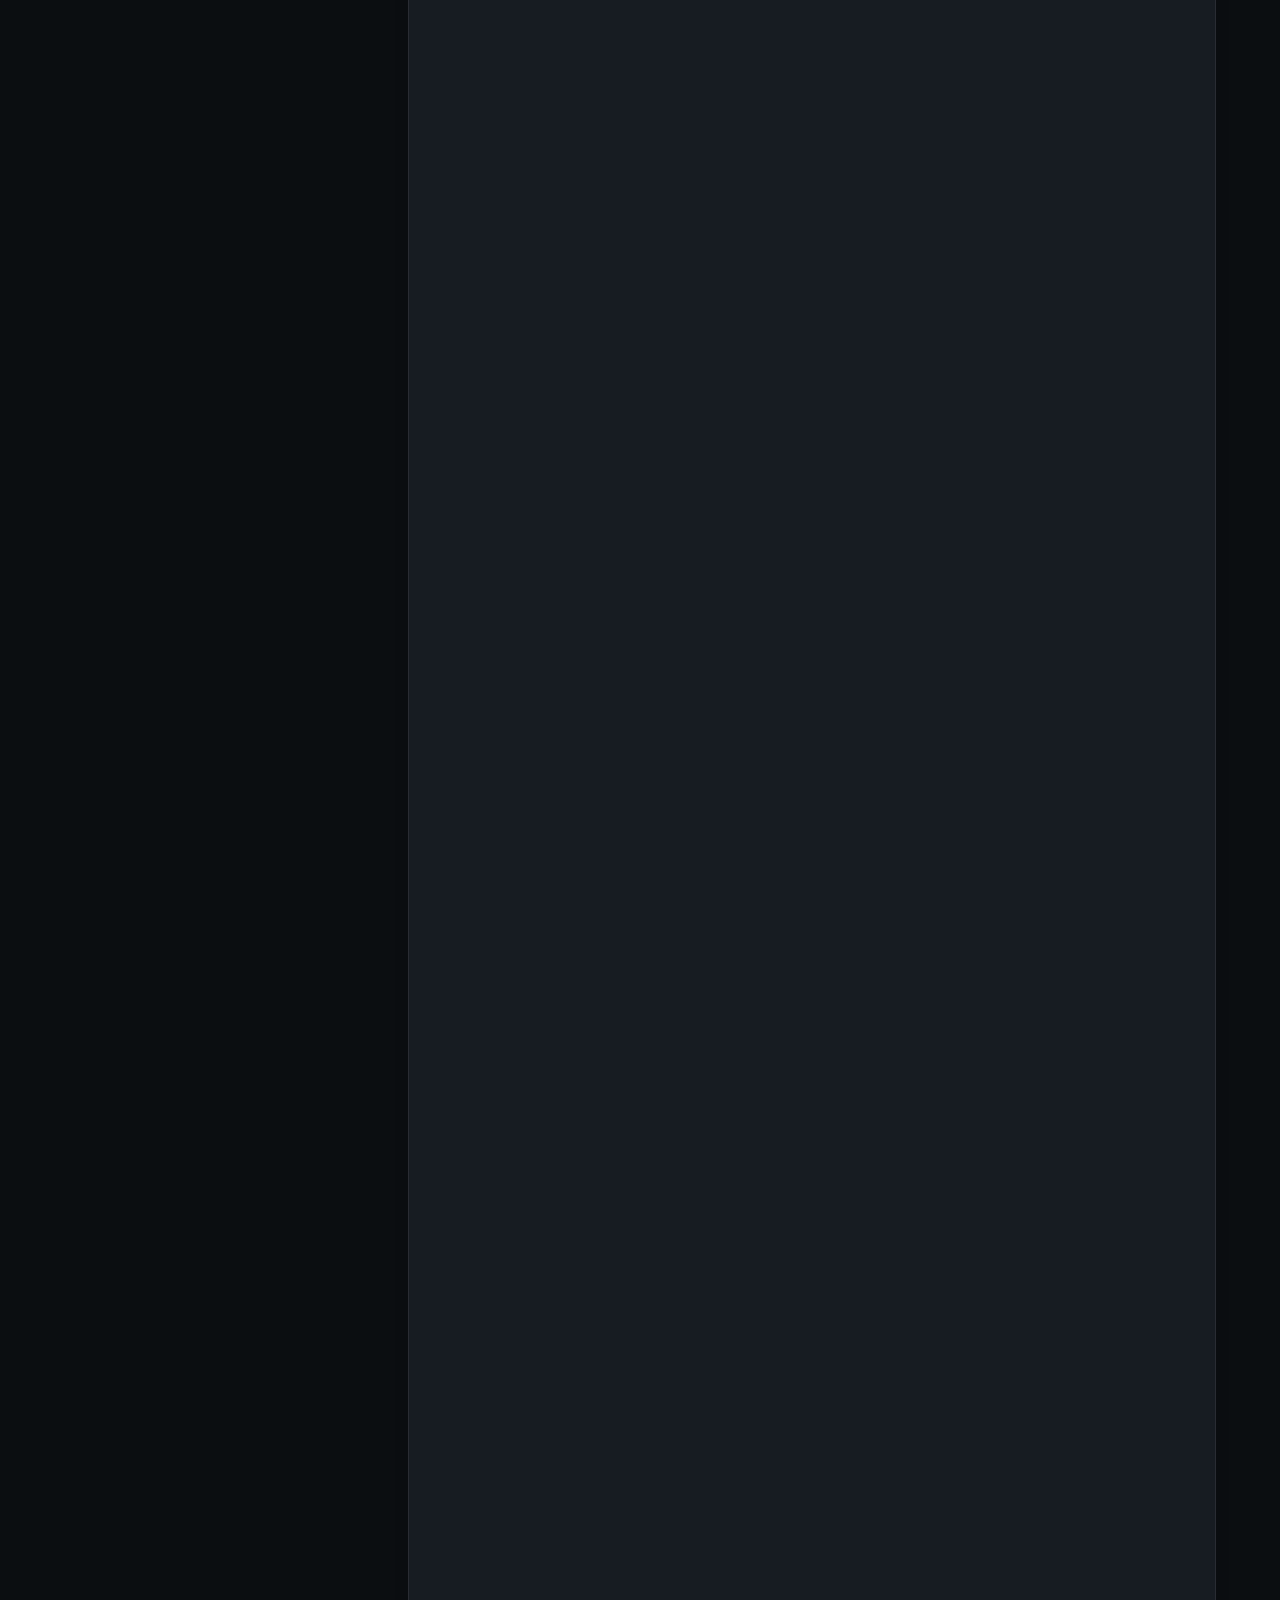
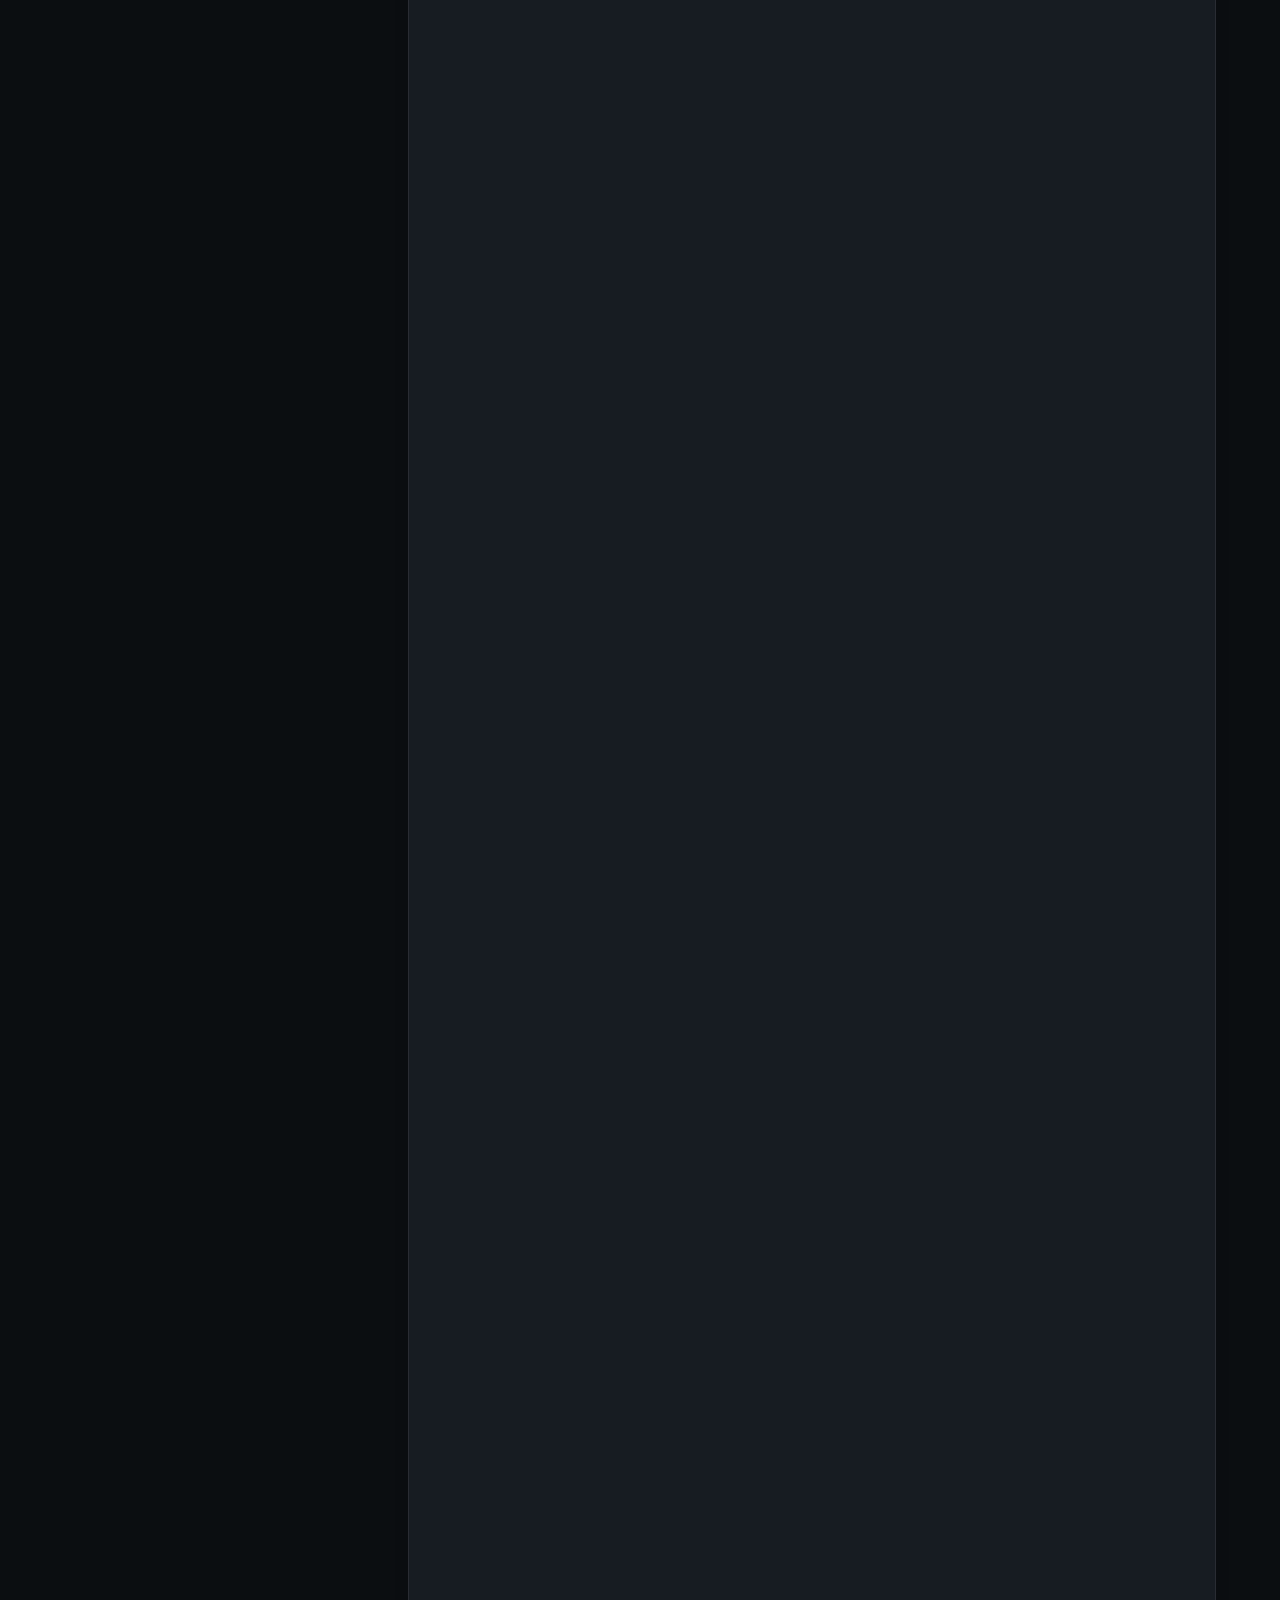
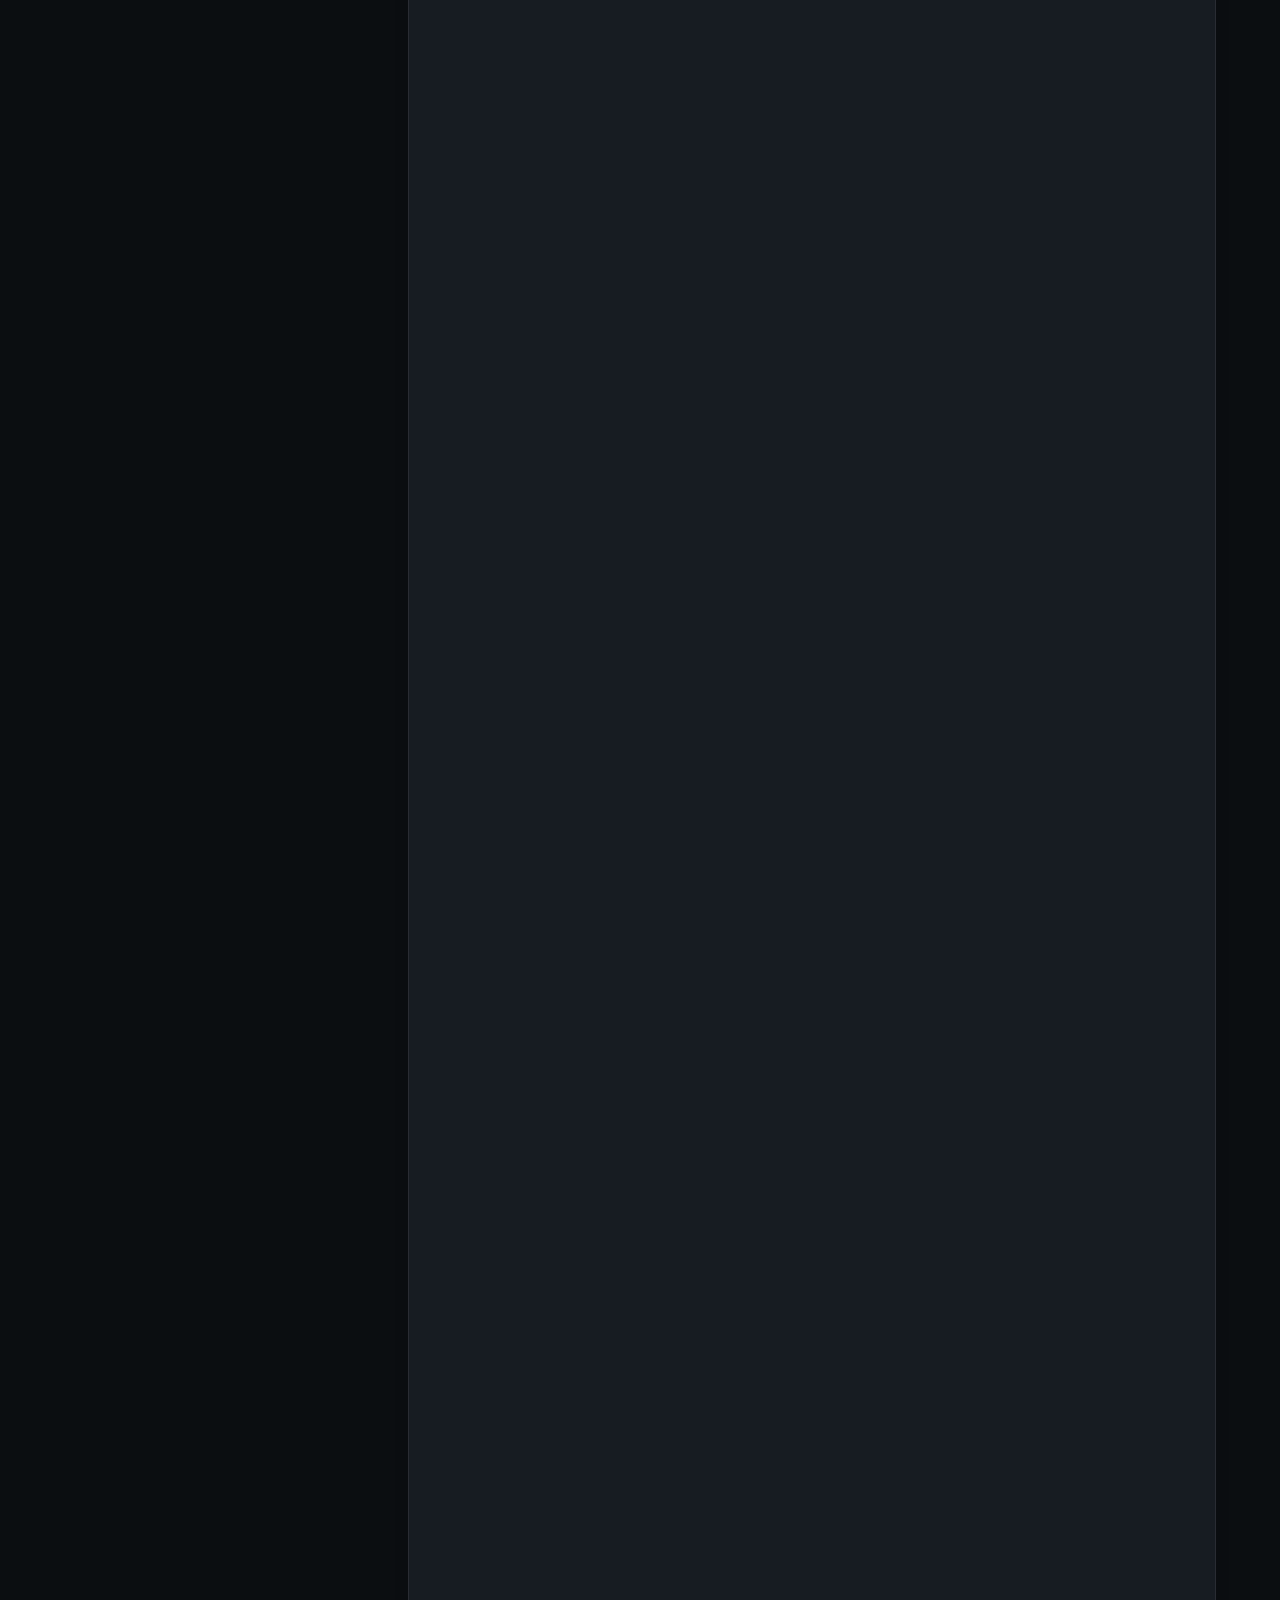
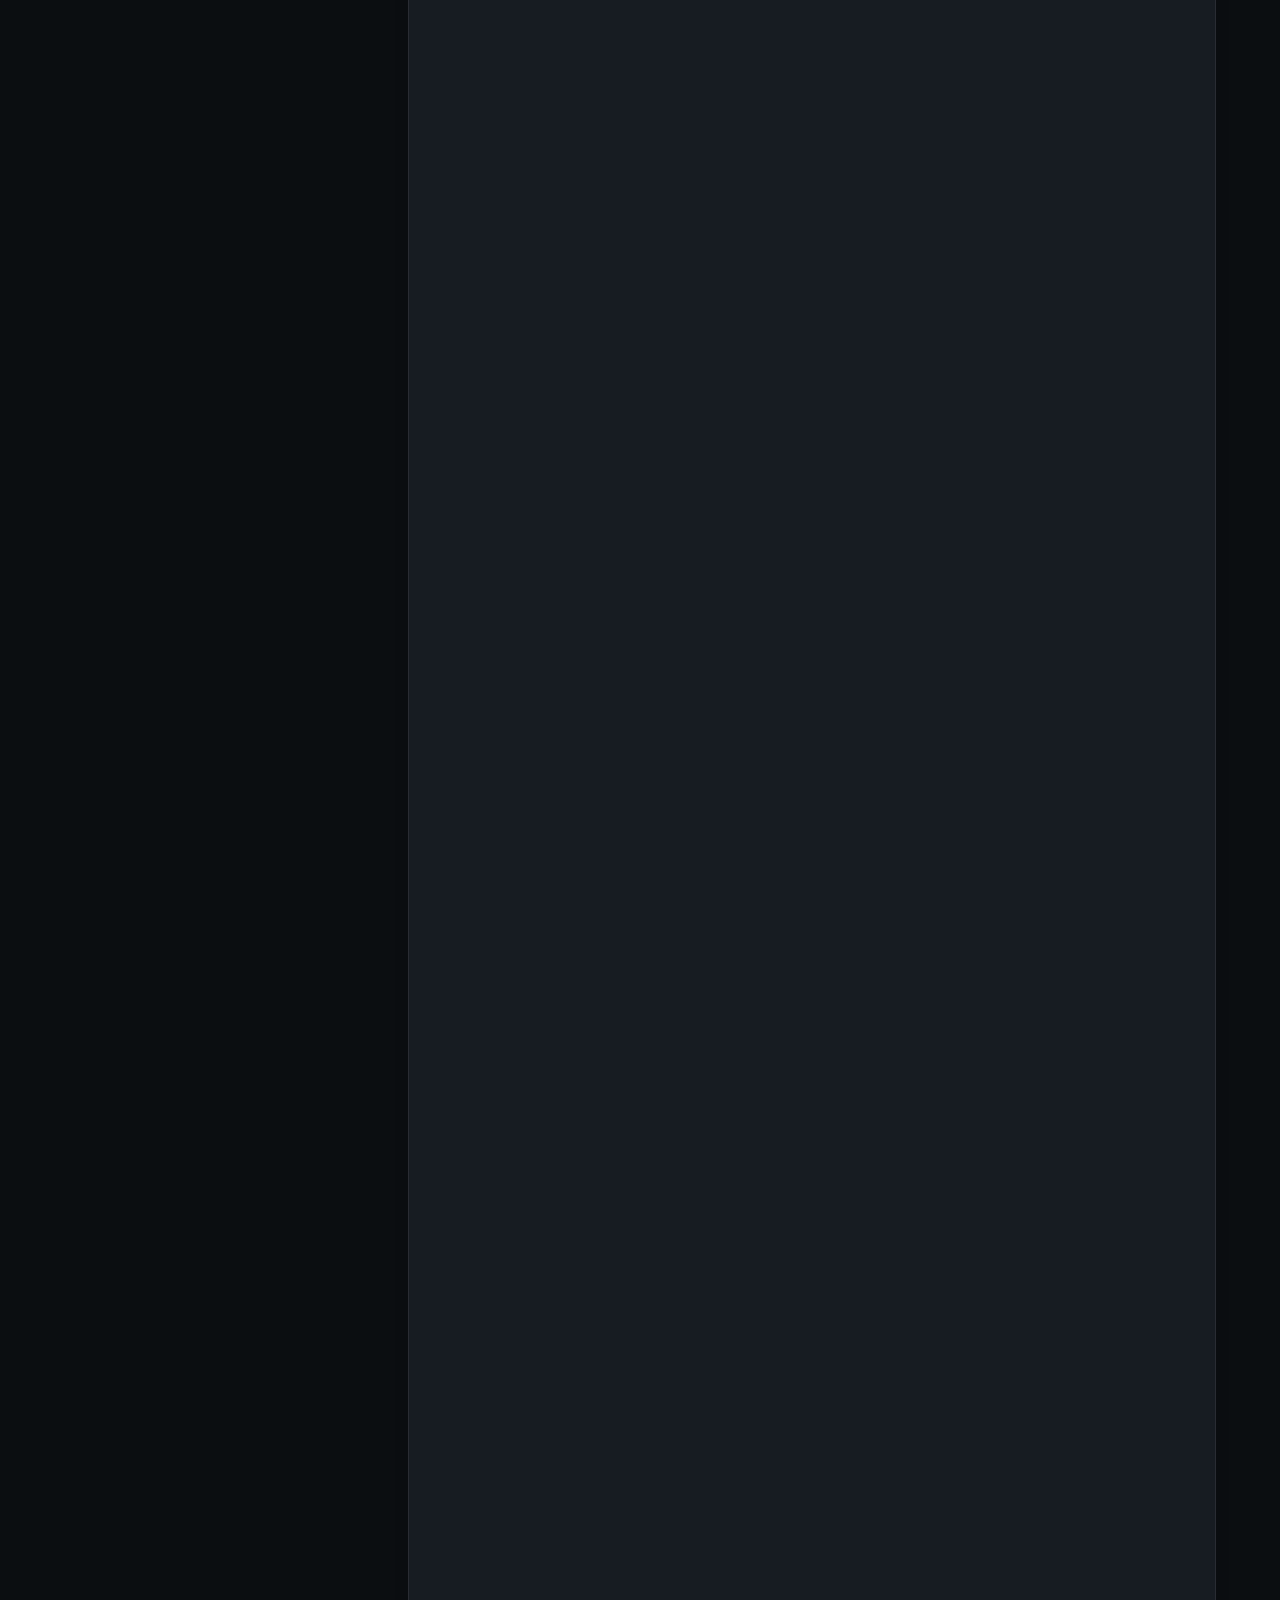
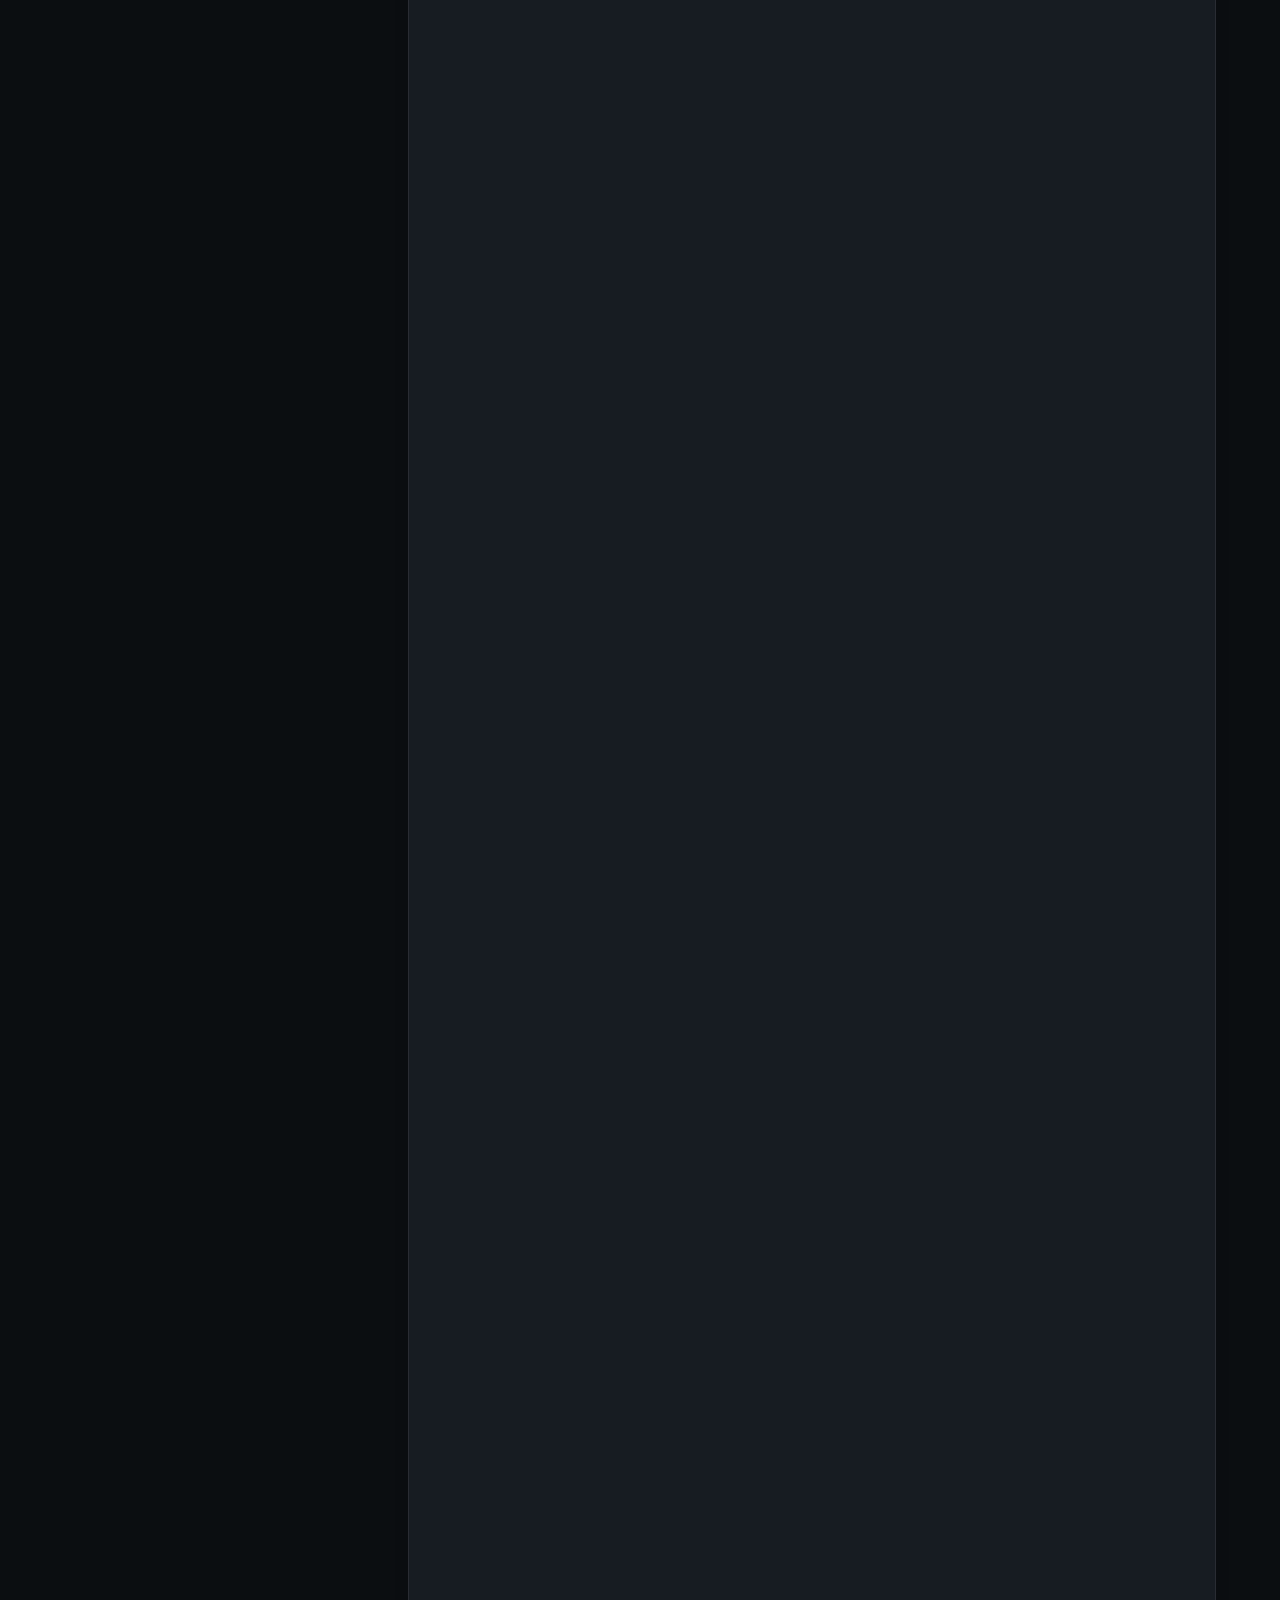
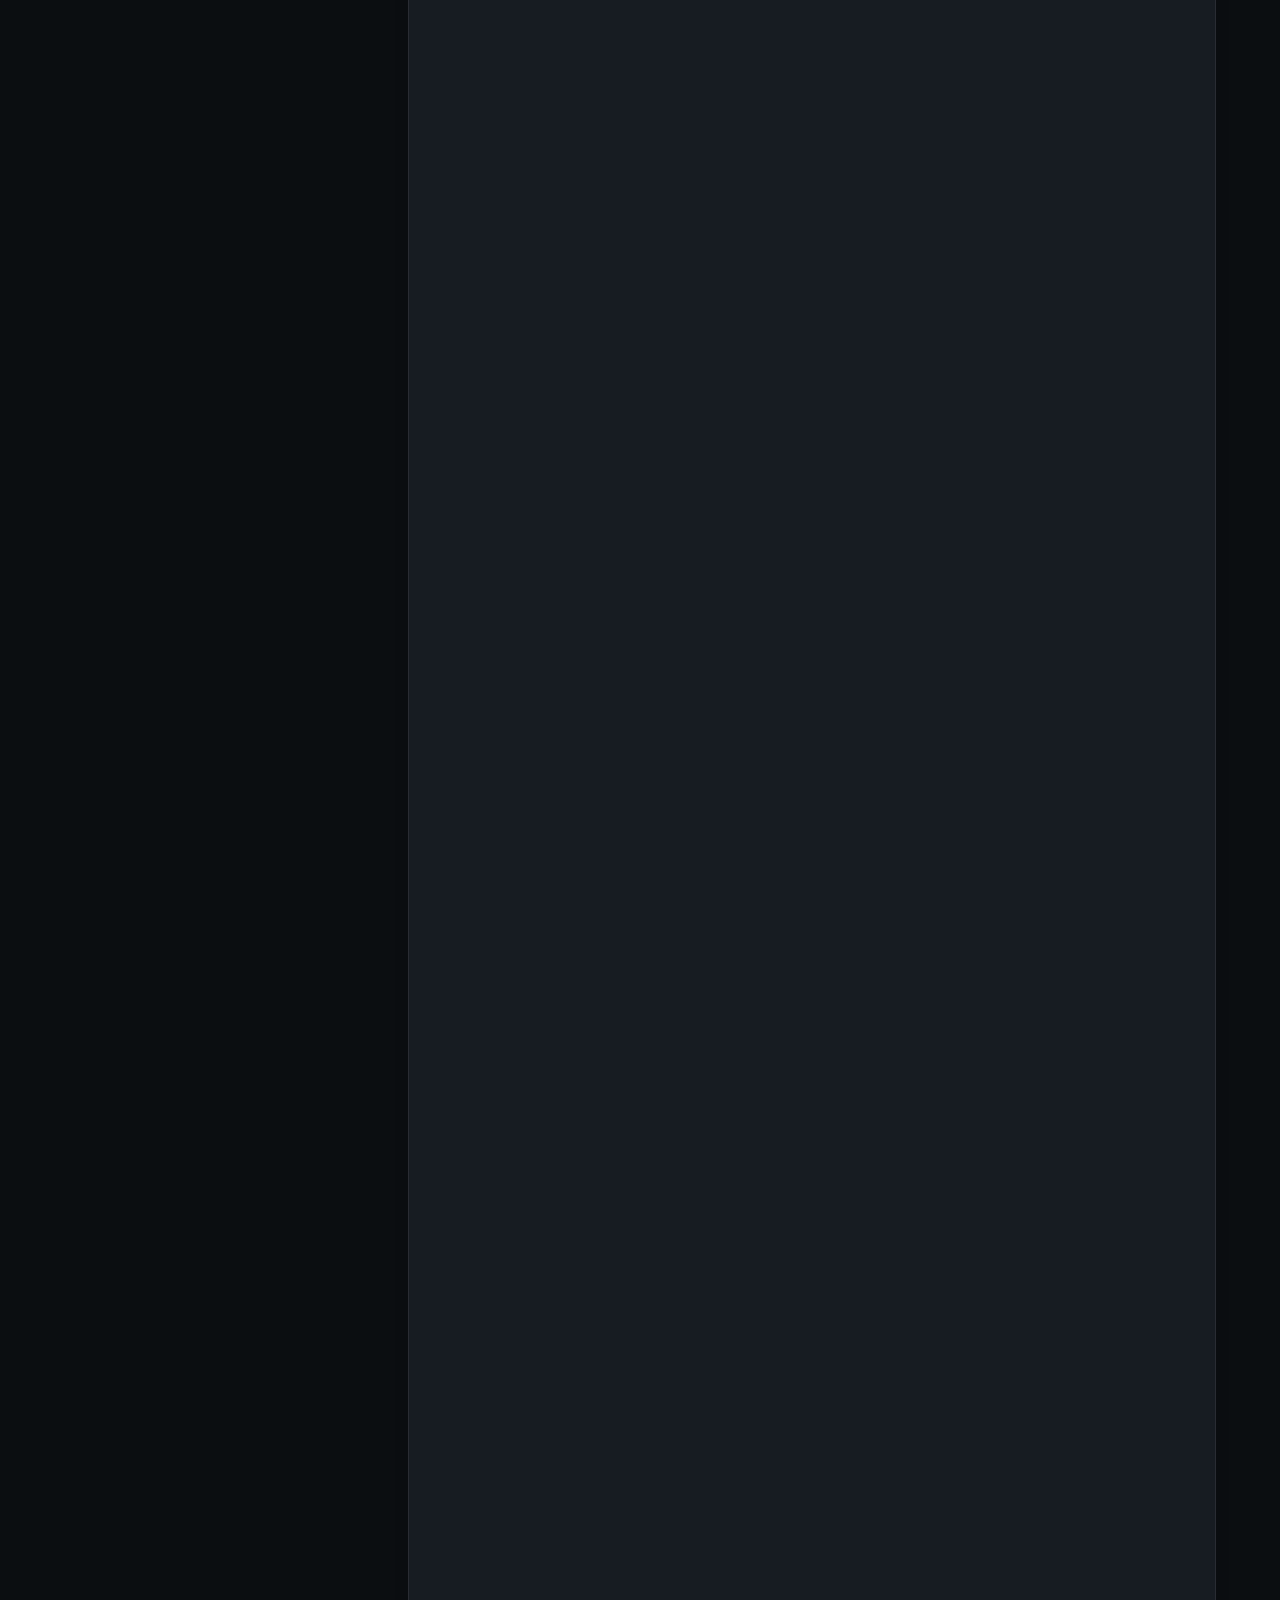
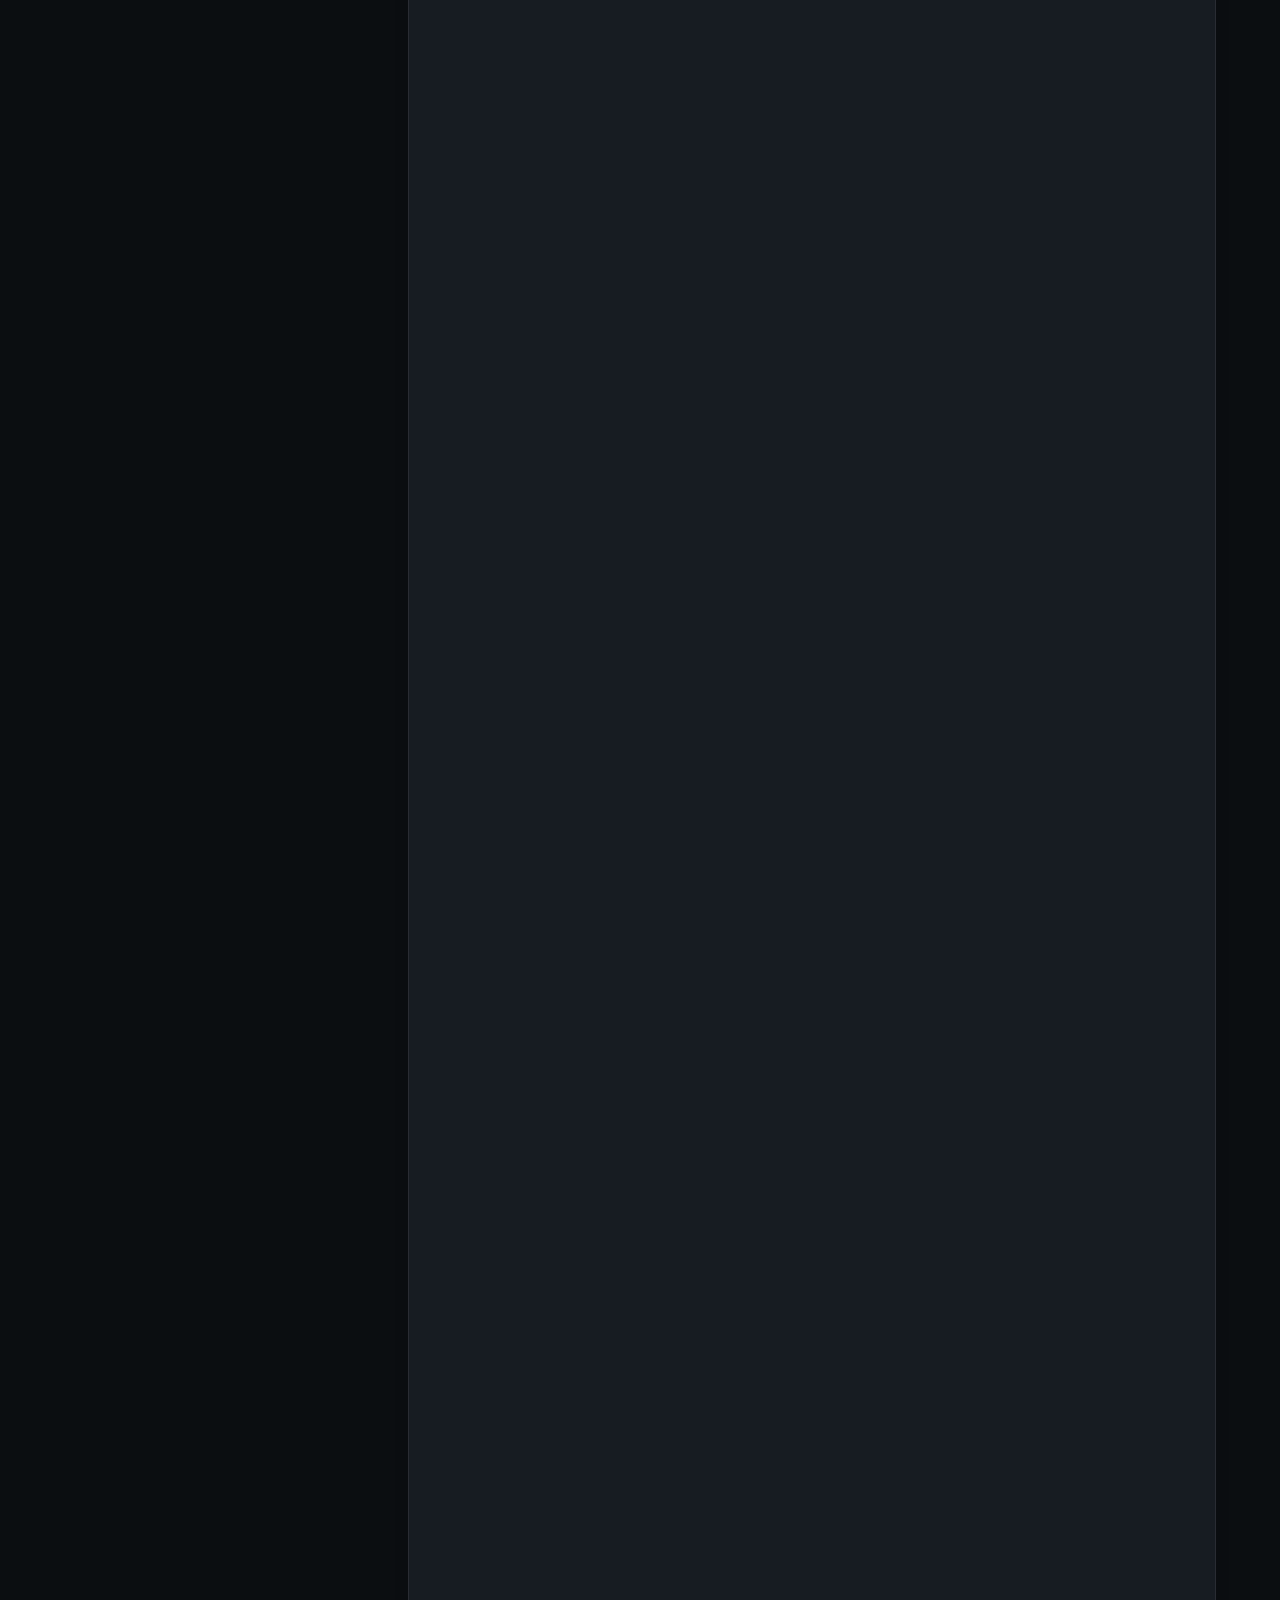
<file: desarrollo.html>
<!DOCTYPE html>
<html lang="es">
<head>
    <meta charset="UTF-8">
    <meta name="viewport" content="width=device-width, initial-scale=1.0">
    <title>Variables y Desarrollo | NextStep.ai - Modelo Predictivo</title>
    <link href="https://fonts.googleapis.com/css2?family=Space+Grotesk:wght@300;400;500;700&display=swap" rel="stylesheet">
    <link rel="stylesheet" href="./styles.css">
</head>
<body class="desarrollo-page">

    <nav class="navbar" role="navigation" aria-label="Navegación principal">
        <div class="logo">
            <a href="index.html" aria-label="Ir al inicio">NextStep<span class="dot">.</span><span class="ai-text">ai</span></a>
        </div>
        
        <button class="menu-toggle" aria-label="Abrir menú de navegación" aria-expanded="false">
            <span aria-hidden="true"></span>
            <span aria-hidden="true"></span>
            <span aria-hidden="true"></span>
        </button>
        
        <div class="nav-links">
            <a href="index.html" aria-label="Ir al inicio">Inicio</a>
            <a href="contexto.html" aria-label="Ver contexto y análisis">Contexto</a>
            <a href="propuesta.html" aria-label="Ver nuestra propuesta">Propuesta</a>
            <a href="mercado.html" aria-label="Análisis de mercado">Mercado</a>
            <a href="desarrollo.html" class="active" aria-current="page">Variables predictivas</a>
            <a href="escalado.html" aria-label="Propuesta de desarrollo y escalado">Escalado</a>
            <a href="index.html#features" aria-label="Ver mapas interactivos">Mapas</a>
            <a href="index.html#calculator" aria-label="Usar calculadora de ganancias">Calculadora</a>
        </div>
    </nav>

    <header class="page-header">
        <div class="container">
            <div class="page-header-content hidden">
                <span class="badge" role="text">MODELO & ROADMAP</span>
                <h1>Variables Predictivas y <span class="highlight">Límites</span></h1>
                <p class="lead">Qué variables alimentan el modelo, qué límites imponemos y cómo planificamos el escalado del producto.</p>
            </div>
        </div>
    </header>

    <main class="content-section" id="main-content">
        <div class="container">
            <div class="content-grid">
                <aside class="content-sidebar" role="complementary">
                    <nav class="content-nav" aria-label="Navegación de contenido">
                        <a href="#variables" class="nav-item active" aria-current="section">Variables y límites</a>
                        <a href="#vehiculos" class="nav-item">4.1 Vehículos</a>
                        <a href="#meteo" class="nav-item">4.2 Meteorología</a>
                        <a href="#mta" class="nav-item">4.3 Incidencias (MTA)</a>
                        <a href="#latente" class="nav-item">4.4 Demanda latente</a>
                        <a href="#propinas" class="nav-item">4.5 Propinas</a>
                        <a href="#nba" class="nav-item">4.6 Impacto NBA</a>
                        <a href="#trafico" class="nav-item">4.7 Tráfico</a>
                        <a href="#citas" class="nav-item">Citas</a>
                    </nav>
                </aside>

                <div class="content-main" role="main">

                    <article id="variables" class="content-article hidden">
                        <div class="article-header">
                            <h2>4. Variables predictivas y límites del modelo</h2>
                            <p class="article-subtitle">Señales exógenas, jerarquía de fiabilidad y control del riesgo</p>
                        </div>

                        <div class="article-content">
                            <p class="lead-text">El sistema integra múltiples variables críticas que permiten anticipar la demanda de manera localizada y racional. Entre ellas se incluyen condiciones meteorológicas (con especial énfasis en lluvia intensa), eventos deportivos y culturales, interrupciones del transporte público, patrones residenciales de concentración poblacional, probabilidad de destino por zona de origen, duración y coste medio de trayectos entre zonas, y tiempos de desplazamiento asociados.</p>

                            <div class="insight-box">
                                <h4>Límite de seguridad económico</h4>
                                <p>El principio operativo es conservador: <strong>los incentivos nunca superan el valor esperado de la demanda</strong>. Esto protege la rentabilidad ante incertidumbre local y evita subsidios ineficientes.</p>
                            </div>

                            <div class="problem-box warning">
                                <h4>Señales robustas vs. señales débiles</h4>
                                <p>Las señales predictivas se jerarquizan por fiabilidad. Priorizamos indicadores sólidos (lluvia intensa, eventos programados, interrupciones confirmadas del metro), mientras que las señales débiles reciben tratamiento conservador y ajustes dinámicos de incentivos.</p>
                            </div>
                        </div>
                    </article>

                    <article id="vehiculos" class="content-article hidden">
                        <div class="article-header">
                            <h2>4.1. Datos sobre vehículos</h2>
                            <p class="article-subtitle">TLC + enfoque por zonas (zone‑centric)</p>
                        </div>

                        <div class="article-content">
                            <p class="lead-text">La ingesta principal proviene de la NYC Taxi & Limousine Commission (TLC). Aunque el histórico abarca más de una década, acotamos a una ventana móvil de los últimos 12 meses, consolidando un volumen superior a 100 millones de registros. Esta decisión maximiza la relevancia post‑pandemia y captura un ciclo estacional completo sin introducir sesgos históricos obsoletos.</p>

                            <div class="innovation-highlight">
                                <h4>Arquitectura de predicción</h4>
                                <p>Evaluamos dos estrategias: predicción vectorial de toda la ciudad vs. un enfoque <strong>centrado en zonas</strong>. La alta dimensionalidad y la sparsity de los Boroughs exteriores nos llevó a pivotar hacia un modelo zone‑centric con <strong>embeddings espaciales</strong>, capaces de aprender similitudes semánticas (p. ej., Upper East Side vs Upper West Side) sin el coste de una matriz densa global. Probamos ambos enfoques y elegimos el de mayor rendimiento.</p>
                            </div>

                            <div class="problem-box warning">
                                <h4>Topología temporal (ciclos)</h4>
                                <p>La codificación ordinal introduce discontinuidades (23:00 vs 00:00). Para evitar este sesgo, implementaremos <strong>codificación cíclica</strong> (seno/coseno), preservando continuidad diaria y anual y mejorando la detección de transiciones nocturnas y estacionales.</p>
                            </div>

                            <div class="innovation-highlight">
                                <h4>Evidencia operativa: estacionalidad y patrones intra‑mes</h4>
                                <p>Estas visualizaciones justifican que el modelo capture estacionalidad mensual y desviaciones intra‑mes (festivos/cambios de actividad), con especial sensibilidad en diciembre y el arranque del Q1.</p>
                            </div>

                            <div class="features-grid" aria-label="Gráficos de series temporales">
                                <div class="card map-card">
                                    <div class="map-header">
                                        <h3>📅 Pickups de taxis por mes</h3>
                                        <span class="map-tag taxi-tag">taxis_mes</span>
                                    </div>
                                    <div id="chart-taxis-mes" style="width: 100%; height: 420px;"></div>
                                    <p class="map-caption">Estacionalidad mensual (proxy de ciclo socioeconómico): útil para calibrar predicción y evitar sesgos por meses atípicos.</p>
                                </div>

                                <div class="card map-card">
                                    <div class="map-header">
                                        <h3>🗓️ Media diaria en Diciembre</h3>
                                        <span class="map-tag uber-tag">retention_dia_taxis</span>
                                    </div>
                                    <div id="chart-retencion-dia-taxis" style="width: 100%; height: 420px;"></div>
                                    <p class="map-caption">Patrón trifásico en diciembre: subida pre‑Navidad, ruptura alrededor del día 25 y ajuste posterior (fatiga de consumo) que afecta al Q1.</p>
                                </div>
                            </div>

                            <div class="insight-box success">
                                <h4>Conclusión para el modelado</h4>
                                <ul class="feature-list">
                                    <li><strong>Estacionalidad:</strong> el modelo debe aprender ciclos anuales sin contaminarse con datos pre‑pandemia</li>
                                    <li><strong>Eventos de calendario:</strong> días especiales cambian el régimen de demanda y requieren sensibilidad temporal</li>
                                    <li><strong>Heterogeneidad espacial:</strong> el patrón depende de la zona; no vale una media global</li>
                                </ul>
                            </div>
                        </div>
                    </article>

                    <article id="meteo" class="content-article hidden">
                        <div class="article-header">
                            <h2>4.2. Datos sobre el tiempo</h2>
                            <p class="article-subtitle">Open‑Meteo + señales lineales y no lineales</p>
                        </div>

                        <div class="article-content">
                            <p class="lead-text">Integramos meteorología horaria desde Open‑Meteo. Tras comparar Boroughs, detectamos una homogeneidad atmosférica superior al 95%, lo que justificó unificar la señal en un único nodo “NYC General” y reducir dimensionalidad sin pérdida informativa. El número de filas se alinea con el rango temporal del dataset de vehículos.</p>

                            <div class="predictive-variables">
                                <h4>Variables integradas</h4>
                                <div class="variables-grid">
                                    <div class="variable-card weather">
                                        <div class="variable-icon">🌡️</div>
                                        <h5>Temperatura</h5>
                                        <p>Señal estacional y de confort</p>
                                    </div>
                                    <div class="variable-card weather">
                                        <div class="variable-icon">🌧️</div>
                                        <h5>Precipitación</h5>
                                        <p>Señal no lineal (ligera vs extrema)</p>
                                    </div>
                                    <div class="variable-card weather">
                                        <div class="variable-icon">🌬️</div>
                                        <h5>Viento/Humedad</h5>
                                        <p>Relación lineal significativa en pickups</p>
                                    </div>
                                    <div class="variable-card weather">
                                        <div class="variable-icon">❄️</div>
                                        <h5>Nieve</h5>
                                        <p>Distribución dispersa; señal débil</p>
                                    </div>
                                </div>
                            </div>

                            <div class="problem-box warning">
                                <h4>Lluvia: elasticidad variable</h4>
                                <p>Con lluvia ligera/moderada, los pickups suben; con eventos extremos, la demanda cae por reducción general de movilidad. Esta elasticidad no lineal exige un tratamiento específico en el modelo.</p>
                            </div>

                            <div class="features-grid" aria-label="Impacto del clima en la demanda">
                                <div class="card map-card">
                                    <div class="map-header">
                                        <h3>🌧️ Pickups vs lluvia</h3>
                                        <span class="map-tag taxi-tag">boxplot_pickups_lluvia</span>
                                    </div>
                                    <div id="chart-boxplot-lluvia" style="width: 100%; height: 480px;"></div>
                                    <p class="map-caption">Relación no lineal: aumento con lluvia moderada y caída en episodios extremos.</p>
                                </div>
                            </div>
                        </div>
                    </article>

                    <article id="mta" class="content-article hidden">
                        <div class="article-header">
                            <h2>4.3. Incidencias de transporte público (MTA)</h2>
                            <p class="article-subtitle">Sustitución modal y picos inelásticos</p>
                        </div>

                        <div class="article-content">
                            <p class="lead-text">Integramos alertas y estados operativos (delays, cancelaciones, cambios de servicio y mantenimiento planificado) alineándolos temporalmente con el dataset de taxis mediante un ETL ad‑hoc.</p>

                            <div class="innovation-highlight">
                                <h4>Hallazgo clave</h4>
                                <p>Las incidencias del transporte público correlacionan positivamente con la demanda de pickups: ante fallos del metro/LIRR se produce una migración inmediata hacia transporte privado, generando picos de demanda inelástica.</p>
                            </div>

                            <div class="problem-box warning">
                                <h4>Complemento en tiempo real</h4>
                                <p>Los feeds GTFS‑Realtime permiten capturar disrupciones operativas actuales, mapear su distribución espacial y mejorar sensibilidad del modelo ante variaciones recientes.</p>
                            </div>
                        </div>
                    </article>

                    <article id="latente" class="content-article hidden">
                        <div class="article-header">
                            <h2>4.4. Análisis de demanda latente</h2>
                            <p class="article-subtitle">Demanda observada vs. demanda real bajo tensión operativa</p>
                        </div>

                        <div class="article-content">
                            <p class="lead-text">Nuestro objetivo es predecir de la mejor forma posible la demanda para así poder estimar el número de vehículos necesarios para cubrirla. Para ello, se introduce el concepto de <strong>demanda latente</strong>, entendida como el volumen de viajes que podrían haberse realizado, pero que no llegaron a materializarse debido a restricciones del sistema, principalmente la falta de oferta disponible.</p>

                            <p>En los datos originales únicamente se observa la <strong>demanda observada</strong>, correspondiente al número de viajes efectivamente realizados. Sin embargo, en situaciones de alta congestión o saturación del sistema, esta demanda observada puede infraestimar la demanda real existente. Por este motivo, resulta necesario aproximar la demanda latente para obtener una visión más completa del comportamiento del mercado.</p>

                            <div class="innovation-highlight">
                                <h4>Base metodológica</h4>
                                <p>Como punto de partida se ha tomado el dataset de viajes de VTC, ya que incorpora el momento de petición del viaje. Combinando ese dato con la hora de inicio real del trayecto se obtiene el <strong>tiempo de espera</strong>. Además, se incorpora el <strong>precio del viaje</strong>, dado que las plataformas ajustan tarifas dinámicamente en función del equilibrio oferta‑demanda.</p>
                            </div>

                            <div class="insight-box">
                                <h4>Técnica de estimación</h4>
                                <ul class="feature-list">
                                    <li>Cálculo de <strong>precio medio por milla</strong> por zona y hora</li>
                                    <li>Cálculo de <strong>tiempo de espera medio</strong> por zona y hora</li>
                                    <li>Comparación observación vs. referencia y extracción de <strong>excesos</strong> (solo desviación positiva)</li>
                                    <li>Construcción de un <strong>factor de saturación</strong> por zona‑momento</li>
                                    <li>Estimación final: demanda latente = demanda observada × factor de saturación</li>
                                </ul>
                            </div>

                            <div class="problem-box warning">
                                <h4>Restricción de coherencia</h4>
                                <p>La demanda latente se define para ser siempre <strong>igual o superior</strong> a la demanda observada, evitando infraestimaciones en contextos de saturación.</p>
                            </div>

                            <p>De este modo, se obtiene una estimación de la demanda total más acorde con las condiciones reales del sistema, lo que permite mejorar la planificación operativa y la asignación eficiente de vehículos.</p>
                        </div>
                    </article>

                    <article id="propinas" class="content-article hidden">
                        <div class="article-header">
                            <h2>4.5. Análisis de propinas</h2>
                            <p class="article-subtitle">Rentabilidad relativa y estabilidad del % de tip</p>
                        </div>

                        <div class="article-content">
                            <p class="lead-text">Para maximizar ingresos analizamos si la ubicación influye en el valor de las propinas. Tras filtrar distritos con alta demanda, observamos que, aunque los aeropuertos concentran el mayor volumen absoluto, la rentabilidad debe medirse en términos relativos.</p>

                            <div class="innovation-highlight">
                                <h4>Hallazgo clave</h4>
                                <p>La propina como porcentaje del total pagado es notablemente estable: ~15% con una desviación estándar muy baja (≈0.23%). Esto convierte el % de tip en una constante fiable para estimar ingresos esperados por zona.</p>
                            </div>

                            <div class="features-grid" aria-label="Análisis de propinas">
                                <div class="card map-card">
                                    <div class="map-header">
                                        <h3>💡 Dispersión de propinas</h3>
                                        <span class="map-tag uber-tag">scatter_propinas</span>
                                    </div>
                                    <div id="chart-scatter-propinas" style="width: 100%; height: 420px;"></div>
                                    <p class="map-caption">Relación entre tip y variables operativas para validar estabilidad del porcentaje.</p>
                                </div>

                                <div class="card map-card">
                                    <div class="map-header">
                                        <h3>📊 Distribución del % de propina</h3>
                                        <span class="map-tag taxi-tag">histograma_propinas</span>
                                    </div>
                                    <div id="chart-hist-propinas" style="width: 100%; height: 420px;"></div>
                                    <p class="map-caption">Concentración alrededor del 15% con baja dispersión.</p>
                                </div>
                            </div>
                        </div>
                    </article>

                    <article id="nba" class="content-article hidden">
                        <div class="article-header">
                            <h2>4.6. Análisis del impacto de los partidos de NBA</h2>
                            <p class="article-subtitle">Efecto evento, elasticidad de la oferta y ventanas de captación</p>
                        </div>

                        <div class="article-content">
                            <p class="lead-text">Para garantizar la homogeneidad de la muestra, el análisis se circunscribe a febrero de 2024. Esta selección elimina sesgo estacional vacacional y excluye la fase de Playoffs (dinámica atípica). El estudio se focaliza en dos nodos críticos: <strong>Madison Square Garden</strong> (Manhattan) y <strong>Barclays Center</strong> (Brooklyn), aplicando una metodología de ventanas temporales con grupo de control robusto (días equivalentes sin partido).</p>

                            <div class="card map-card figure-image-card">
                                <div class="map-header">
                                    <h3>🏟️ Figura 12 · Ubicación de estadios</h3>
                                    <span class="map-tag taxi-tag">Contexto espacial</span>
                                </div>
                                <img src="images/maddisson_square.jpeg" alt="Ubicación de Madison Square Garden y Barclays Center" class="figure-image">
                                <p class="map-caption">Figura 12. Ubicación de los estadios Madison Square Garden (azul) y Barclays Center (naranja).</p>
                            </div>

                            <h3 class="article-subsection">4.6.1 Dinámica temporal de la demanda: ciclo de tres ondas</h3>
                            <div class="insight-box">
                                <ul class="feature-list">
                                    <li><strong>Fase Pre‑Partido:</strong> en las 3 horas previas, los <em>dropoffs</em> suben ~148% vs baseline. Se genera acumulación de vehículos vacíos tras dejar viajeros.</li>
                                    <li><strong>Fase de Partido:</strong> los <em>pickups</em> aumentan ~81% durante el juego; la actividad no se detiene.</li>
                                    <li><strong>Fase Post‑Partido:</strong> en las 3 horas posteriores, los <em>pickups</em> crecen ~53% adicional, con pico en la primera hora tras finalizar.</li>
                                </ul>
                            </div>

                            <div class="features-grid" aria-label="Impacto NBA temporal">
                                <div class="card map-card">
                                    <div class="map-header">
                                        <h3>Pickups vs Dropoffs</h3>
                                        <span class="map-tag uber-tag">Ventanas temporales</span>
                                    </div>
                                    <div id="chart-figura-13" style="width: 100%; height: 520px;"></div>
                                    <p class="map-caption">Comparación de pickups y drop offs en ambos estadios.</p>
                                </div>
                            </div>

                            <h3 class="article-subsection">4.6.2 Impacto diferencial por ubicación: Manhattan vs Brooklyn</h3>
                            <p>La infraestructura urbana y la calidad del transporte público moderan la demanda privada. En Manhattan (MSG) el incremento de pickups es menor por alta conectividad; en Brooklyn (Barclays) el aumento es más intenso por mayor dependencia del transporte privado.</p>

                            <div class="features-grid" aria-label="Comparativa por estadio">
                                <div class="card map-card">
                                    <div class="map-header">
                                        <h3> MSG vs Barclays</h3>
                                        <span class="map-tag taxi-tag">Elasticidad geográfica</span>
                                    </div>
                                    <div id="chart-figura-14" style="width: 100%; height: 500px;"></div>
                                    <p class="map-caption">Comparación de pickups entre Madison Square Garden y Barclays Center.</p>
                                </div>
                            </div>

                            <h3 class="article-subsection">4.6.3 Análisis competitivo: Taxi vs FHVHV</h3>
                            <p>Aunque FHVHV lidera en volumen absoluto, los taxis tradicionales muestran resiliencia durante eventos masivos y crecimiento relativo superior bajo saturación de plataformas (tiempos de espera y precio dinámico).</p>

                            <div class="features-grid" aria-label="Comparativa Taxi y FHVHV">
                                <div class="card map-card">
                                    <div class="map-header">
                                        <h3>Con vs sin evento</h3>
                                        <span class="map-tag uber-tag">Actividad relativa</span>
                                    </div>
                                    <div id="chart-figura-15" style="width: 100%; height: 500px;"></div>
                                    <p class="map-caption"> Comparación de mercados de pickups y drop offs entre taxis y FHVHV con y sin evento NBA.</p>
                                </div>

                                <div class="card map-card">
                                    <div class="map-header">
                                        <h3>Cuota de mercado</h3>
                                        <span class="map-tag taxi-tag">Participación</span>
                                    </div>
                                    <div id="chart-figura-16" style="width: 100%; height: 440px;"></div>
                                    <p class="map-caption"> Cuota de mercado entre taxis y FHVHV con y sin evento NBA.</p>
                                </div>
                            </div>

                            <div class="problem-box warning">
                                <h4>4.6.4 Conclusiones operativas</h4>
                                <ul class="feature-list">
                                    <li><strong>Predictibilidad:</strong> “Partido NBA” es un predictor fiable (picos a -3h y +1h)</li>
                                    <li><strong>Corrección geográfica:</strong> coeficientes de impacto mayores fuera de Manhattan</li>
                                    <li><strong>Estrategia de flota:</strong> ventana crítica post‑partido para capturar demanda latente</li>
                                </ul>
                            </div>
                        </div>
                    </article>

                    <article id="trafico" class="content-article hidden">
                        <div class="article-header">
                            <h2>4.7. Análisis del tráfico</h2>
                            <p class="article-subtitle">Congestión estructural, corredores críticos y priorización operativa</p>
                        </div>

                        <div class="article-content">
                            <p class="lead-text">En este análisis se estudian 15.8 millones de viajes FHVHV en Nueva York (marzo de 2024) para identificar patrones estructurales de congestión y corredores críticos. Tras limpieza, se retiene el 91.65% del dataset (14.5M registros), excluyendo outliers de duración, distancia y velocidad, y derivando variables clave como velocidad media e índice de congestión local.</p>

                            <h3 class="article-subsection">4.7.1 Estadísticas globales y congestión</h3>
                            <p>La ciudad presenta saturación estructural severa: velocidad mediana de 11.47 mph frente a un flujo libre teórico de 25 mph. Para comparar zonas heterogéneas se usa un indicador normalizado con referencia local (V85), definiendo:</p>
                            <div class="insight-box">
                                <p><strong>Congestión_Local_Pct = (Vref − Vobs) / Vref × 100</strong></p>
                            </div>

                            <h3 class="article-subsection">4.7.2 Perfil temporal: el ciclo de la ciudad</h3>
                            <p>Se distinguen tres regímenes: flujo libre nocturno (00:00–05:00), meseta de saturación laboral (07:00–19:00) y recuperación gradual nocturna (20:00–23:59), con nadir de velocidad alrededor de las 16:00.</p>

                            <div class="features-grid" aria-label="Perfil temporal de tráfico">
                                <div class="card map-card">
                                    <div class="map-header">
                                        <h3>Velocidad vs congestión</h3>
                                        <span class="map-tag uber-tag">Ciclo horario</span>
                                    </div>
                                    <div id="chart-figura-17" style="width: 100%; height: 520px;"></div>
                                    <p class="map-caption">Figura 17. Dinámica horaria comparando velocidad (mph), congestión y hora del día.</p>
                                </div>

                                <div class="card map-card">
                                    <div class="map-header">
                                        <h3></h3> Heatmap semana-hora</h3>
                                        <span class="map-tag taxi-tag">Patrón semanal</span>
                                    </div>
                                    <div id="chart-figura-18" style="width: 100%; height: 430px;"></div>
                                    <p class="map-caption">Figura 18. Heatmap de congestión por hora y día de la semana.</p>
                                </div>
                            </div>

                            <h3 class="article-subsection">4.7.3 Zonas críticas y análisis espacial</h3>
                            <p>La ineficiencia se concentra en Manhattan y en nodos de conexión con puentes del East River, donde la demanda excede sistemáticamente la capacidad de descarga local.</p>

                            <div class="card map-card">
                                <div class="map-header">
                                    <h3> Zonas más congestionadas</h3>
                                    <span class="map-tag uber-tag">Ranking espacial</span>
                                </div>
                                <div class="figure-placeholder">
                                    <p>Figura 19 en preparación visual. El ranking de zonas críticas se detalla en el texto analítico de esta sección.</p>
                                </div>
                            </div>

                            <h3 class="article-subsection">4.7.4 Volumen vs velocidad: paradoja de infraestructura</h3>
                            <p>Se confirma una disociación entre volumen y velocidad: corredores de alta capacidad (LGA/JFK) sostienen throughput elevado con mejor velocidad, mientras micro‑redes del grid central colapsan con incrementos marginales de demanda.</p>

                            <div class="features-grid" aria-label="Volumen y velocidad">
                                <div class="card map-card">
                                    <div class="map-header">
                                        <h3>Volumen vs velocidad</h3>
                                        <span class="map-tag taxi-tag">Color = congestión</span>
                                    </div>
                                    <div id="chart-figura-20" style="width: 100%; height: 560px;"></div>
                                    <p class="map-caption">Figura 20. Número de viajes frente a velocidad mediana (color: congestión; tamaño: longitud del viaje).</p>
                                </div>
                            </div>

                            <h3 class="article-subsection">4.7.5 Corredores OD y score de impacto</h3>
                            <p>Se prioriza con un score de impacto: <strong>Score = Vol × %Cong</strong>. El análisis identifica corredores intra‑Manhattan de baja eficiencia temporal y alta fragilidad sistémica.</p>

                            <div class="features-grid" aria-label="Corredores críticos">
                                <div class="card map-card">
                                    <div class="map-header">
                                        <h3>Distancia vs velocidad</h3>
                                        <span class="map-tag uber-tag">Top impacto</span>
                                    </div>
                                    <div id="chart-figura-21" style="width: 100%; height: 560px;"></div>
                                    <p class="map-caption">Figura 21. Velocidad frente a distancia en corredores intra‑Manhattan (tamaño = volumen).</p>
                                </div>

                                <div class="card map-card">
                                    <div class="map-header">
                                        <h3>Corredores críticos</h3>
                                        <span class="map-tag taxi-tag">Boxplot operativo</span>
                                    </div>
                                    <div id="chart-figura-22" style="width: 100%; height: 520px;"></div>
                                    <p class="map-caption">Figura 22. Boxplot de Midtown Center–Times Sq y Penn Station–Garment District.</p>
                                </div>
                            </div>
                        </div>
                    </article>


                    <article id="citas" class="content-article hidden">
                        <div class="article-header">
                            <h2>Citas</h2>
                            <p class="article-subtitle">Referencias usadas</p>
                        </div>

                        <div class="article-content">
                            <div class="citation">
                                <p><strong>*1:</strong> Schaller Consulting — “Empty Seats, Full Streets.” (21 Dec 2017). <a href="https://schallerconsult.com/rideservices/emptyseatsfullstreets.pdf" target="_blank" rel="noopener">https://schallerconsult.com/rideservices/emptyseatsfullstreets.pdf</a>. Accessed 3 Feb 2026.</p>
                                <p><strong>*2:</strong> New York City Taxi and Limousine Commission. (2012). Taxi medallion ownership and operation data. <a href="https://en.wikipedia.org/wiki/Taxis_of_New_York_City" target="_blank" rel="noopener">https://en.wikipedia.org/wiki/Taxis_of_New_York_City</a></p>
                                <p><strong>*3:</strong> Página oficial de Gridwise: <a href="https://gridwise.io/es/" target="_blank" rel="noopener">https://gridwise.io/es/</a></p>
                            </div>

                            <div class="navigation-footer hidden">
                                <div class="nav-buttons">
                                    <a href="mercado.html" class="btn-secondary">← Anterior: Estudio de Mercado</a>
                                    <a href="index.html" class="btn-primary">Volver al Inicio →</a>
                                </div>
                            </div>
                        </div>
                    </article>

                </div>
            </div>
        </div>
    </main>

    <footer>
        <div class="container footer-content">
            <p>&copy; 2026 NextStep AI. Inteligencia para conductores.</p>
        </div>
    </footer>

    <script>
        // Navegación lateral: estado activo en click/scroll.
        // (El smooth-scroll general ya lo gestiona script.js con los anchors #...)
        const sidebarLinks = Array.from(document.querySelectorAll('.content-nav a'));
        const contentSections = Array.from(document.querySelectorAll('.content-article'));

        const setActive = (id) => {
            sidebarLinks.forEach(link => {
                link.classList.toggle('active', link.getAttribute('href') === `#${id}`);
            });
        };

        sidebarLinks.forEach(link => {
            link.addEventListener('click', () => {
                const id = link.getAttribute('href')?.slice(1);
                if (id) setActive(id);
            });
        });

        window.addEventListener('scroll', () => {
            let currentId = contentSections[0]?.id || '';
            for (const section of contentSections) {
                if (window.scrollY >= section.offsetTop - 220) {
                    currentId = section.id;
                }
            }
            if (currentId) setActive(currentId);
        }, { passive: true });
    </script>

    <script src="https://cdn.plot.ly/plotly-2.24.1.min.js"></script>
    <script src="script.js"></script>

</body>
</html>
</file>
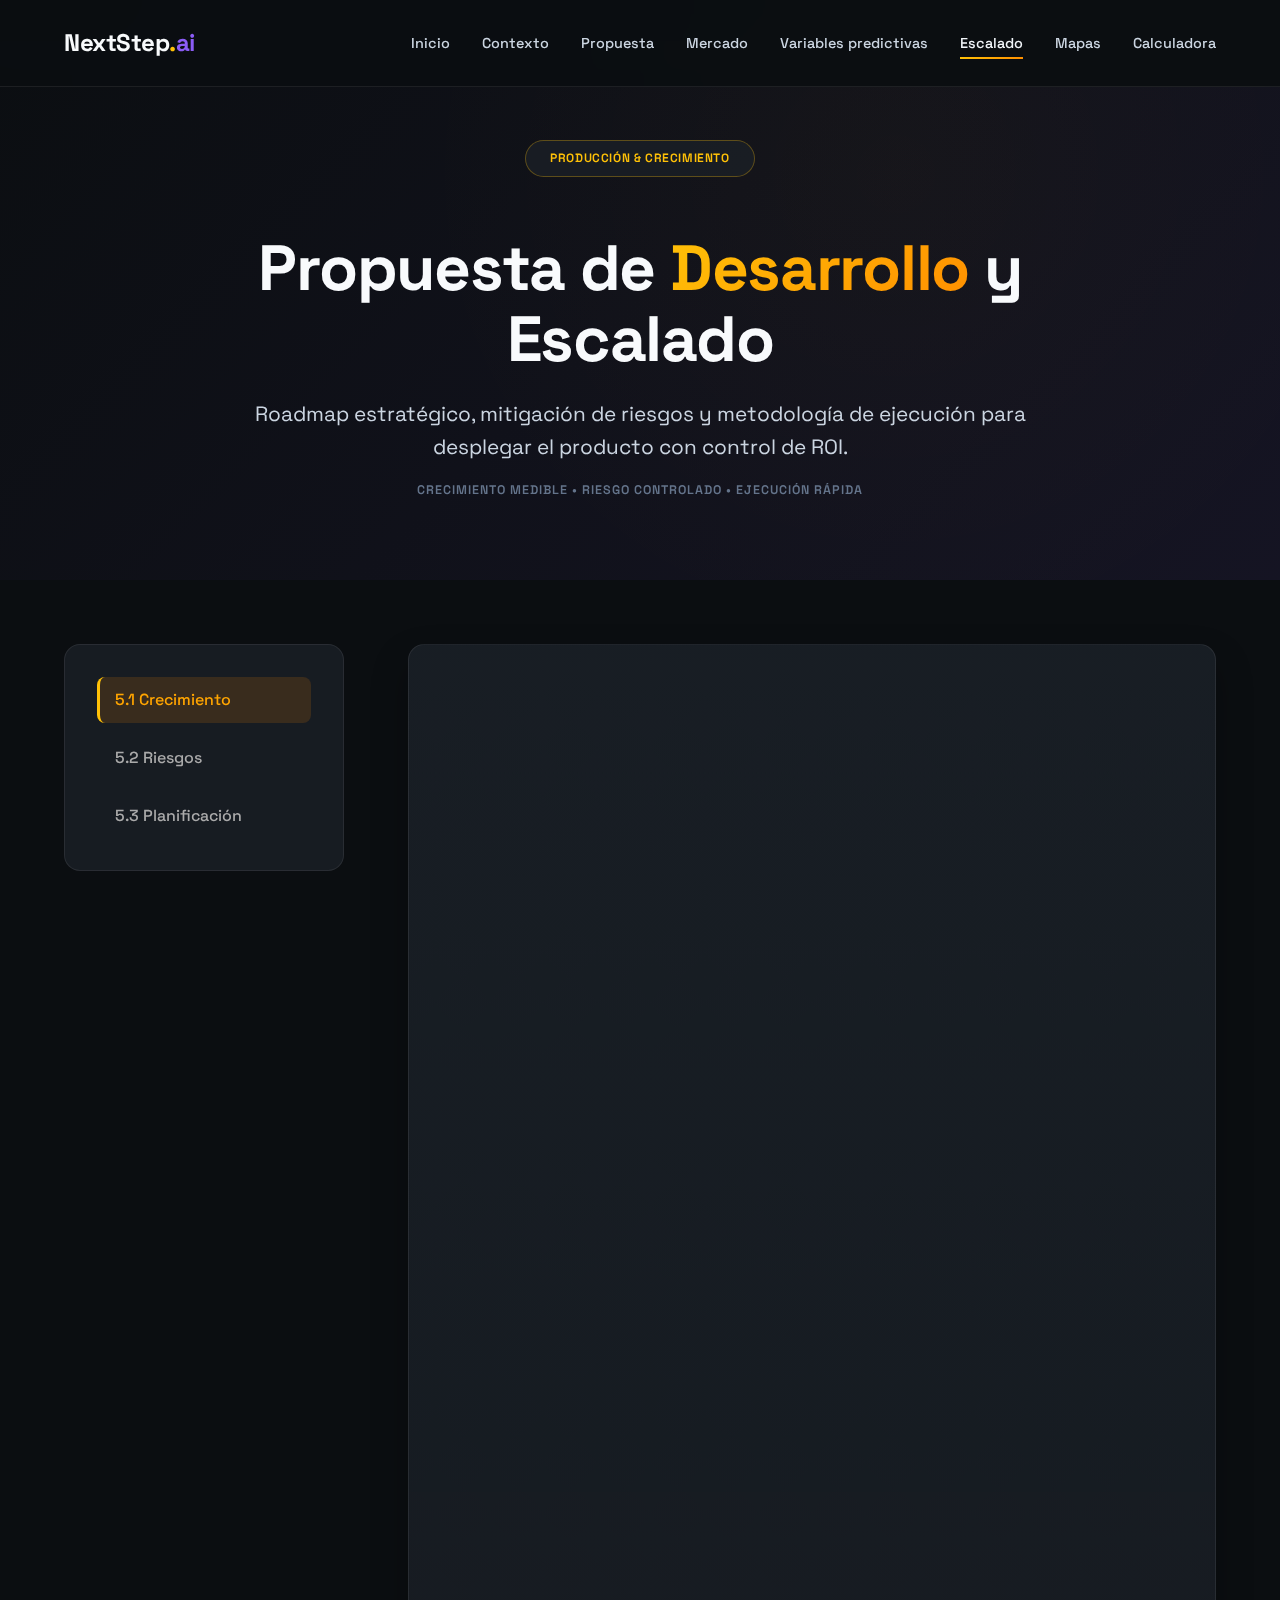
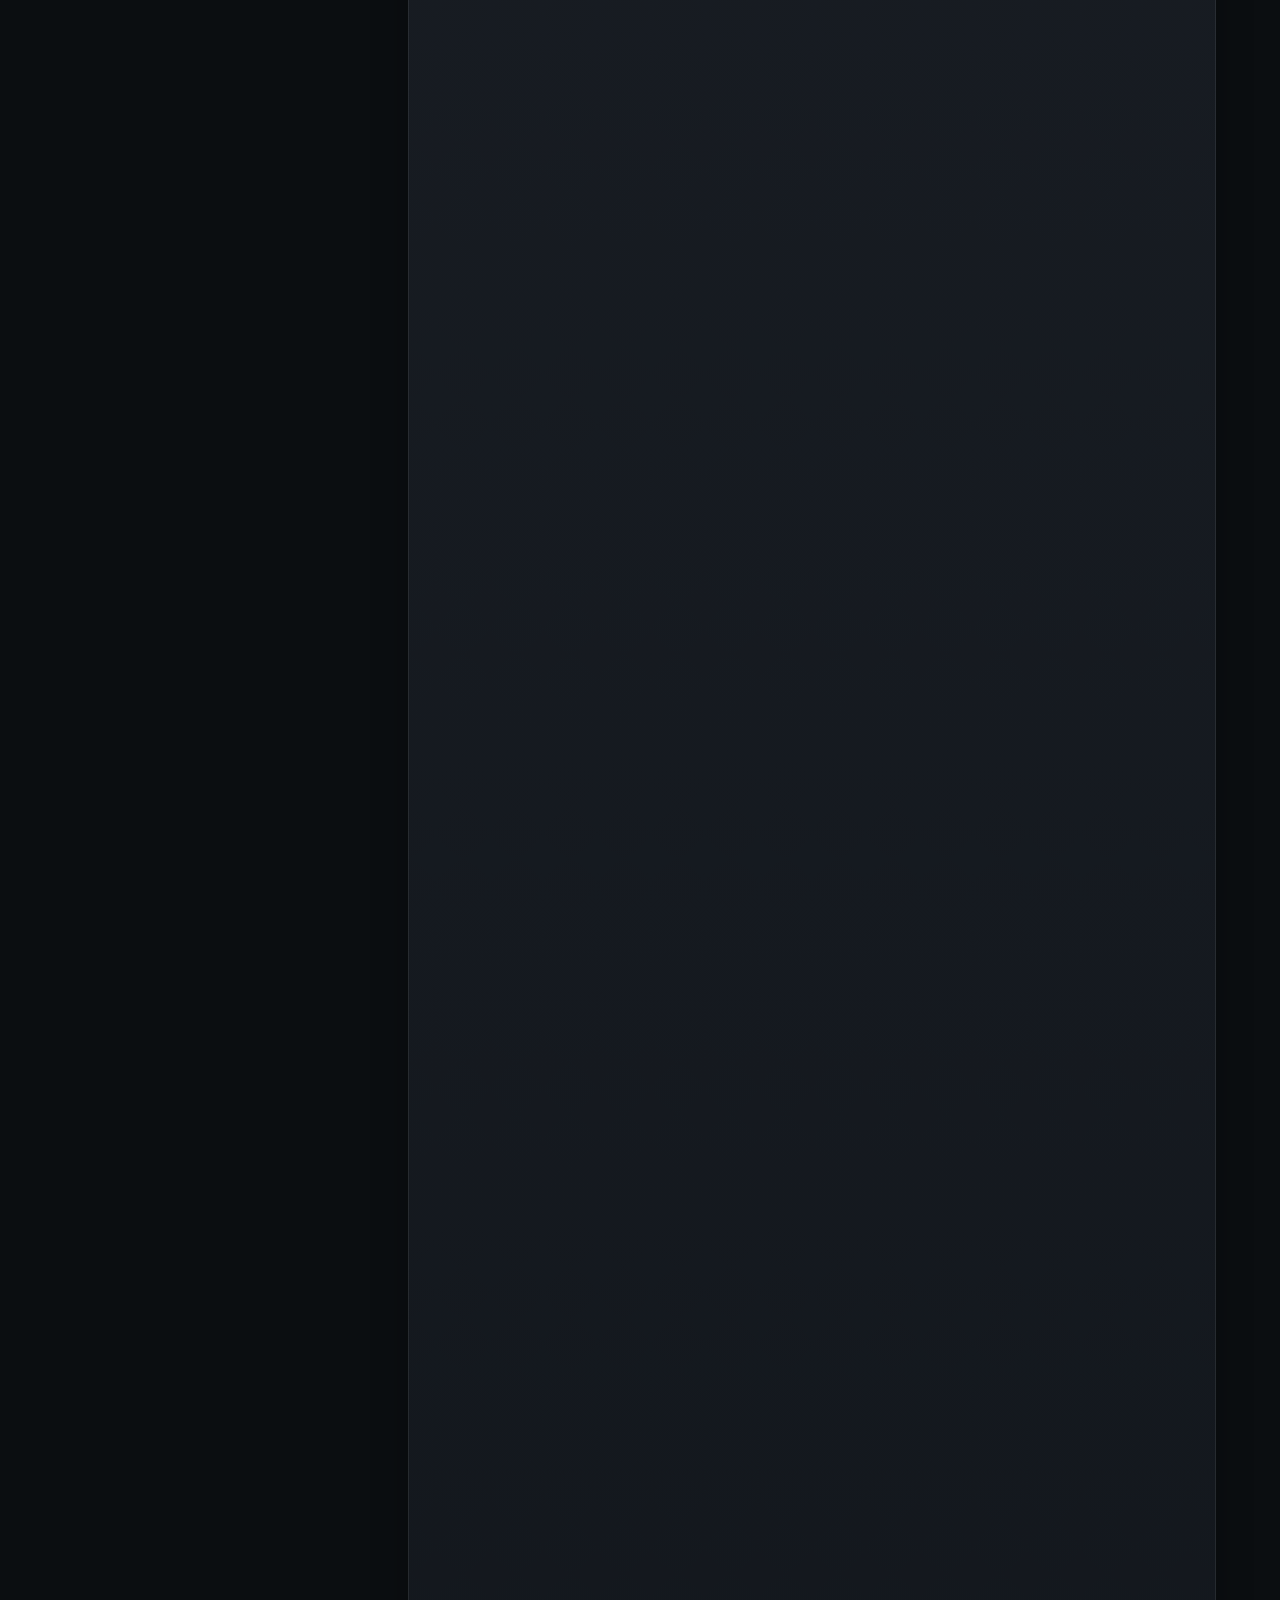
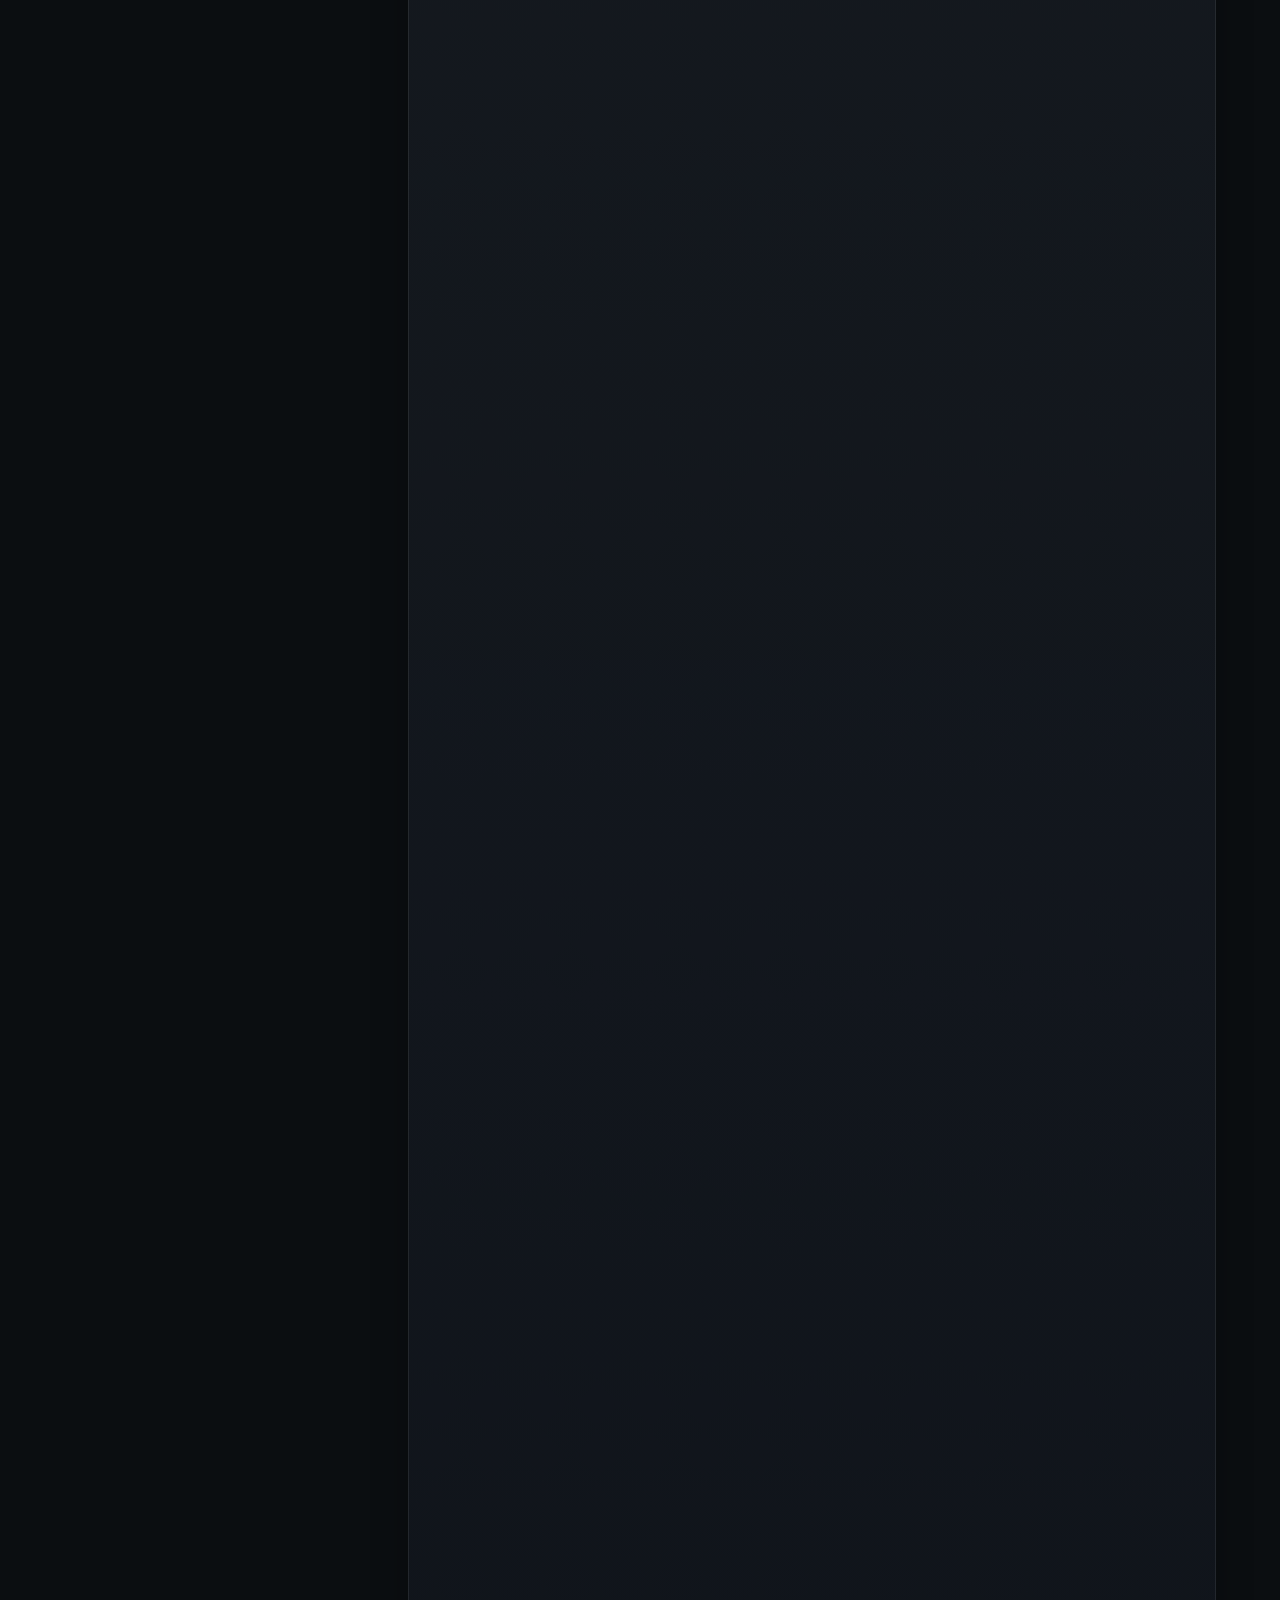
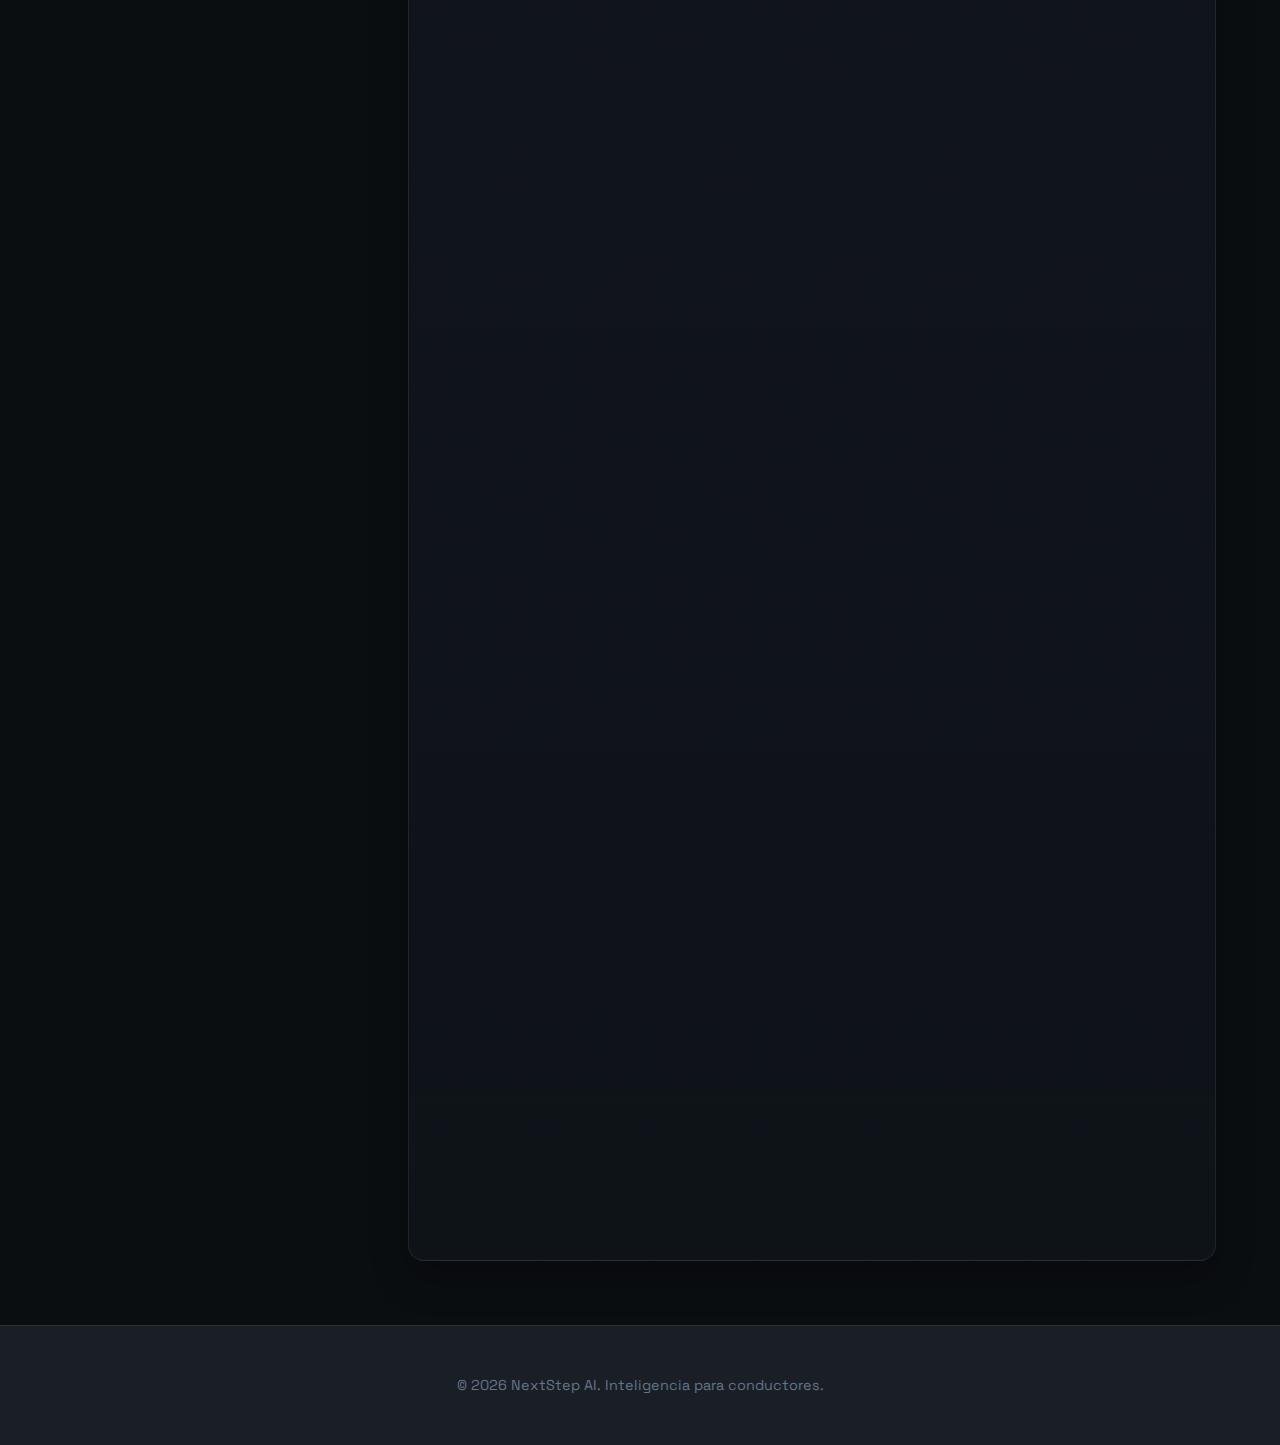
<file: escalado.html>
<!DOCTYPE html>
<html lang="es">
<head>
    <meta charset="UTF-8">
    <meta name="viewport" content="width=device-width, initial-scale=1.0">
    <title>Propuesta de Desarrollo y Escalado | NextStep.ai</title>
    <link href="https://fonts.googleapis.com/css2?family=Space+Grotesk:wght@300;400;500;700&display=swap" rel="stylesheet">
    <link rel="stylesheet" href="./styles.css">
</head>
<body class="escalado-page">

    <nav class="navbar" role="navigation" aria-label="Navegación principal">
        <div class="logo">
            <a href="index.html" aria-label="Ir al inicio">NextStep<span class="dot">.</span><span class="ai-text">ai</span></a>
        </div>
        
        <button class="menu-toggle" aria-label="Abrir menú de navegación" aria-expanded="false">
            <span aria-hidden="true"></span>
            <span aria-hidden="true"></span>
            <span aria-hidden="true"></span>
        </button>
        
        <div class="nav-links">
            <a href="index.html" aria-label="Ir al inicio">Inicio</a>
            <a href="contexto.html" aria-label="Ver contexto y análisis">Contexto</a>
            <a href="propuesta.html" aria-label="Ver nuestra propuesta">Propuesta</a>
            <a href="mercado.html" aria-label="Análisis de mercado">Mercado</a>
            <a href="desarrollo.html" aria-label="Variables predictivas">Variables predictivas</a>
            <a href="escalado.html" class="active" aria-current="page">Escalado</a>
            <a href="index.html#features" aria-label="Ver mapas interactivos">Mapas</a>
            <a href="index.html#calculator" aria-label="Usar calculadora de ganancias">Calculadora</a>
        </div>
    </nav>

    <header class="page-header">
        <div class="container">
            <div class="page-header-content hidden">
                <span class="badge" role="text">PRODUCCIÓN & CRECIMIENTO</span>
                <h1>Propuesta de <span class="highlight">Desarrollo</span> y Escalado</h1>
                <p class="lead">Roadmap estratégico, mitigación de riesgos y metodología de ejecución para desplegar el producto con control de ROI.</p>
                <div class="header-microcopy">Crecimiento medible • Riesgo controlado • Ejecución rápida</div>
            </div>
        </div>
    </header>

    <main class="content-section" id="main-content">
        <div class="container">
            <div class="content-grid">
                <aside class="content-sidebar" role="complementary">
                    <nav class="content-nav" aria-label="Navegación de contenido">
                        <a href="#crecimiento" class="nav-item active" aria-current="section">5.1 Crecimiento</a>
                        <a href="#riesgos" class="nav-item">5.2 Riesgos</a>
                        <a href="#planificacion" class="nav-item">5.3 Planificación</a>
                    </nav>
                </aside>

                <div class="content-main" role="main">
                    <section class="escalado-hero hidden" aria-label="Resumen ejecutivo">
                        <div class="escalado-hero-content">
                            <span class="section-kicker">EJECUCIÓN COMERCIAL</span>
                            <h2>Escalado con disciplina operativa</h2>
                            <p>Diseñamos el crecimiento como una secuencia de validación, expansión e integración con KPIs, umbrales de decisión y control de coste por zona.</p>
                            <div class="hero-cta">
                                <a href="#crecimiento" class="btn-primary">Ver estrategia</a>
                                <a href="#planificacion" class="btn-secondary">Ver roadmap</a>
                            </div>
                        </div>
                        <div class="escalado-hero-panel">
                            <div class="panel-row">
                                <span class="panel-label">Fases</span>
                                <strong>3</strong>
                            </div>
                            <div class="panel-row">
                                <span class="panel-label">Modelo</span>
                                <strong>ROI controlado</strong>
                            </div>
                            <div class="panel-row">
                                <span class="panel-label">Objetivo</span>
                                <strong>Escalabilidad sostenible</strong>
                            </div>
                        </div>
                    </section>

                    <article id="crecimiento" class="content-article hidden">
                        <div class="article-header">
                            <h2>5.1. Estrategia de crecimiento y evolución del producto</h2>
                            <p class="article-subtitle">Evolución gradual, validación y efecto de red</p>
                        </div>

                        <div class="article-content">
                            <p class="lead-text">La estrategia de desarrollo se concibe en fases secuenciales y escalables para maximizar adopción, controlar el coste de incentivos y acelerar el aprendizaje operativo.</p>

                            <div class="escalado-kpis">
                                <div class="kpi-card">
                                    <span class="kpi-label">Cobertura</span>
                                    <span class="kpi-value">+Zonas activas</span>
                                    <span class="kpi-note">Expansión sin saturación</span>
                                </div>
                                <div class="kpi-card">
                                    <span class="kpi-label">Rentabilidad</span>
                                    <span class="kpi-value">↑ €/km</span>
                                    <span class="kpi-note">Menos tiempo en vacío</span>
                                </div>
                                <div class="kpi-card">
                                    <span class="kpi-label">Disponibilidad</span>
                                    <span class="kpi-value">↓ ETA</span>
                                    <span class="kpi-note">Mejor experiencia</span>
                                </div>
                                <div class="kpi-card">
                                    <span class="kpi-label">Eficiencia</span>
                                    <span class="kpi-value">ROI+</span>
                                    <span class="kpi-note">Incentivos optimizados</span>
                                </div>
                            </div>

                            <div class="phase-grid">
                                <div class="phase-card">
                                    <div class="phase-tag">Fase 1</div>
                                    <h4>Optimización de la oferta</h4>
                                    <p>Validación del sistema con taxistas individuales y flotas, midiendo cobertura y reducción de trayectos en vacío.</p>
                                    <ul>
                                        <li>Zonas piloto y métricas de éxito</li>
                                        <li>Onboarding de conductores y primeras flotas</li>
                                        <li>Recalibración de incentivos basada en ROI</li>
                                    </ul>
                                </div>
                                <div class="phase-card">
                                    <div class="phase-tag">Fase 2</div>
                                    <h4>Contratos B2B</h4>
                                    <p>Campañas de cobertura medibles con hoteles, hospitales, eventos y corporaciones en contextos críticos.</p>
                                    <ul>
                                        <li>Dashboard con métricas verificables</li>
                                        <li>Pricing por campaña y resultado</li>
                                        <li>Segmentación por zonas de alto valor</li>
                                    </ul>
                                </div>
                                <div class="phase-card">
                                    <div class="phase-tag">Fase 3</div>
                                    <h4>Integración ride-hailing</h4>
                                    <p>App de usuario final con integración bidireccional para mejorar precisión y reducir tiempos de espera.</p>
                                    <ul>
                                        <li>Incentivos por captación y efecto de red</li>
                                        <li>Mejora continua por señales en tiempo real</li>
                                        <li>Elasticidad operativa por demanda</li>
                                    </ul>
                                </div>
                            </div>

                            <div class="escalado-benefits">
                                <div class="benefit-card">
                                    <h5>Escalado por evidencia</h5>
                                    <p>El crecimiento se activa solo cuando las cohortes superan umbrales de rendimiento.</p>
                                </div>
                                <div class="benefit-card">
                                    <h5>Coste bajo control</h5>
                                    <p>Incentivos modulados por zona, franja horaria y señales robustas.</p>
                                </div>
                                <div class="benefit-card">
                                    <h5>Experiencia mejorada</h5>
                                    <p>Disponibilidad percibida y captación espontánea en áreas de demanda latente.</p>
                                </div>
                            </div>
                        </div>
                    </article>

                    <article id="riesgos" class="content-article hidden">
                        <div class="article-header">
                            <h2>5.2. Riesgos principales y estrategias de mitigación</h2>
                            <p class="article-subtitle">Adopción, incentivos y fiabilidad de señales</p>
                        </div>

                        <div class="article-content">
                            <p class="lead-text">Los riesgos se concentran en adopción, calibración de incentivos y dependencia de señales débiles. El plan prioriza prevención y respuesta temprana.</p>

                            <div class="risk-grid">
                                <div class="risk-card">
                                    <h4>Adopción inicial insuficiente</h4>
                                    <p>Zonas acotadas, condiciones favorables a early adopters y comunicación clara del ROI.</p>
                                </div>
                                <div class="risk-card">
                                    <h4>Calibración incorrecta de incentivos</h4>
                                    <p>Límites de presupuesto, incentivos decrecientes y evaluación continua del retorno.</p>
                                </div>
                                <div class="risk-card">
                                    <h4>Dependencia de señales débiles</h4>
                                    <p>Jerarquía de señales, tratamiento conservador y salida rápida si baja performance.</p>
                                </div>
                            </div>

                            <div class="control-grid">
                                <div class="control-card">
                                    <h5>Control presupuestario</h5>
                                    <p>Topes por zona, franja horaria y tipo de señal.</p>
                                </div>
                                <div class="control-card">
                                    <h5>Revisión de cohortes</h5>
                                    <p>Validación semanal y desactivación temprana.</p>
                                </div>
                                <div class="control-card">
                                    <h5>Salud operativa</h5>
                                    <p>Indicadores en tiempo real para respuesta rápida.</p>
                                </div>
                            </div>

                            <div class="mitigation-summary">
                                <h4>Principio de mitigación</h4>
                                <p><strong>Evolución controlada:</strong> empezar pequeño, medir constantemente y escalar gradualmente.</p>
                            </div>
                        </div>
                    </article>

                    <article id="planificacion" class="content-article hidden">
                        <div class="article-header">
                            <h2>5.3. Propuesta de desarrollo y planificación</h2>
                            <p class="article-subtitle">Metodología Scrum adaptada + roadmap académico</p>
                        </div>

                        <div class="article-content">
                            <div class="plan-grid">
                                <div class="plan-card">
                                    <h4>Modelo operativo</h4>
                                    <ul>
                                        <li>Sprints y revisiones en sesiones presenciales.</li>
                                        <li>Comunicación asíncrona para bloqueos y avances.</li>
                                        <li>Gestión de tareas con trazabilidad completa.</li>
                                    </ul>
                                </div>
                                <div class="plan-card">
                                    <h4>Roadmap (hasta finales de abril)</h4>
                                    <ul>
                                        <li><strong>Fase 1:</strong> análisis, mercado y diseño.</li>
                                        <li><strong>Fase 2:</strong> ingeniería de datos y feature engineering.</li>
                                        <li><strong>Fase 3:</strong> modelado + visualización SaaS + entregables finales.</li>
                                    </ul>
                                </div>
                            </div>

                            <div class="call-to-action">
                                <p>¿Listos para activar el piloto? Definimos zonas, métricas y calendario de despliegue en menos de una semana.</p>
                                <a href="mercado.html" class="btn-primary">Volver a Mercado →</a>
                            </div>
                        </div>
                    </article>

                </div>
            </div>
        </div>
    </main>

    <footer>
        <div class="container footer-content">
            <p>&copy; 2026 NextStep AI. Inteligencia para conductores.</p>
        </div>
    </footer>

    <script src="script.js"></script>

</body>
</html>
</file>
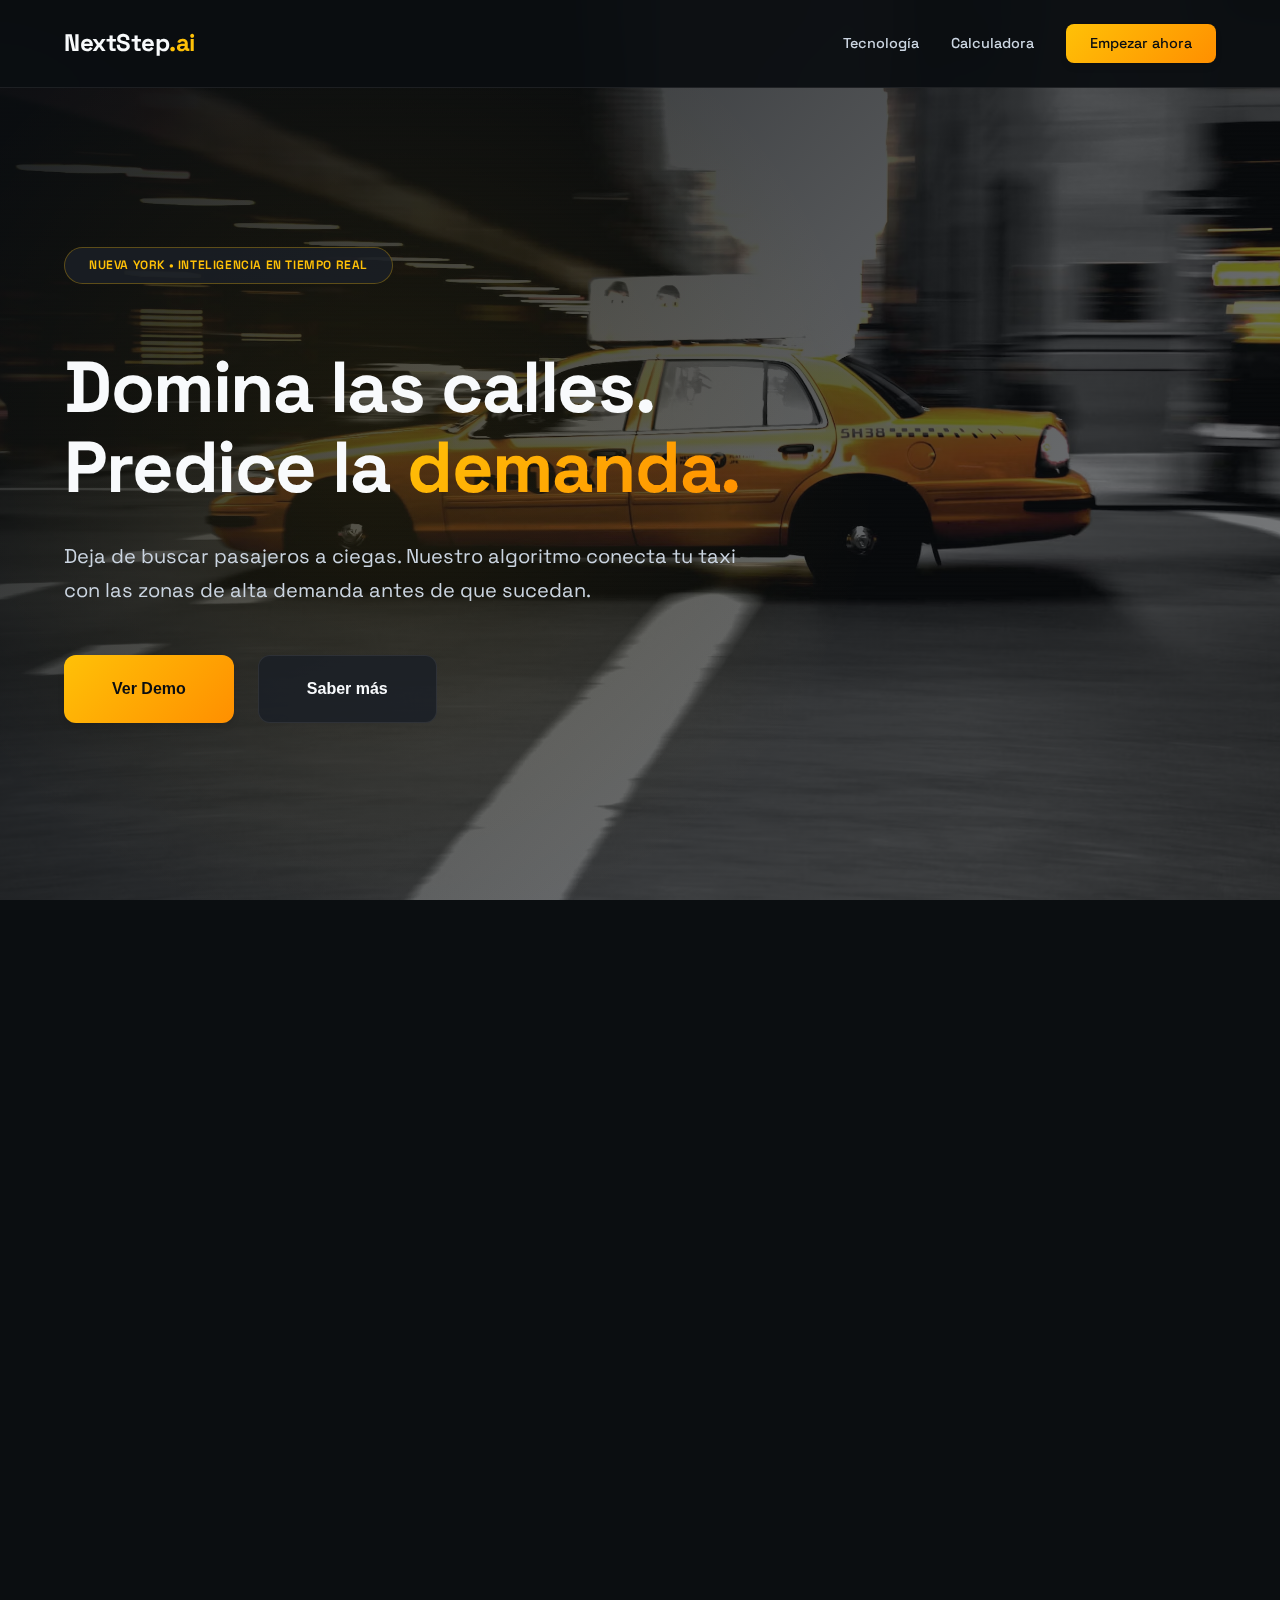
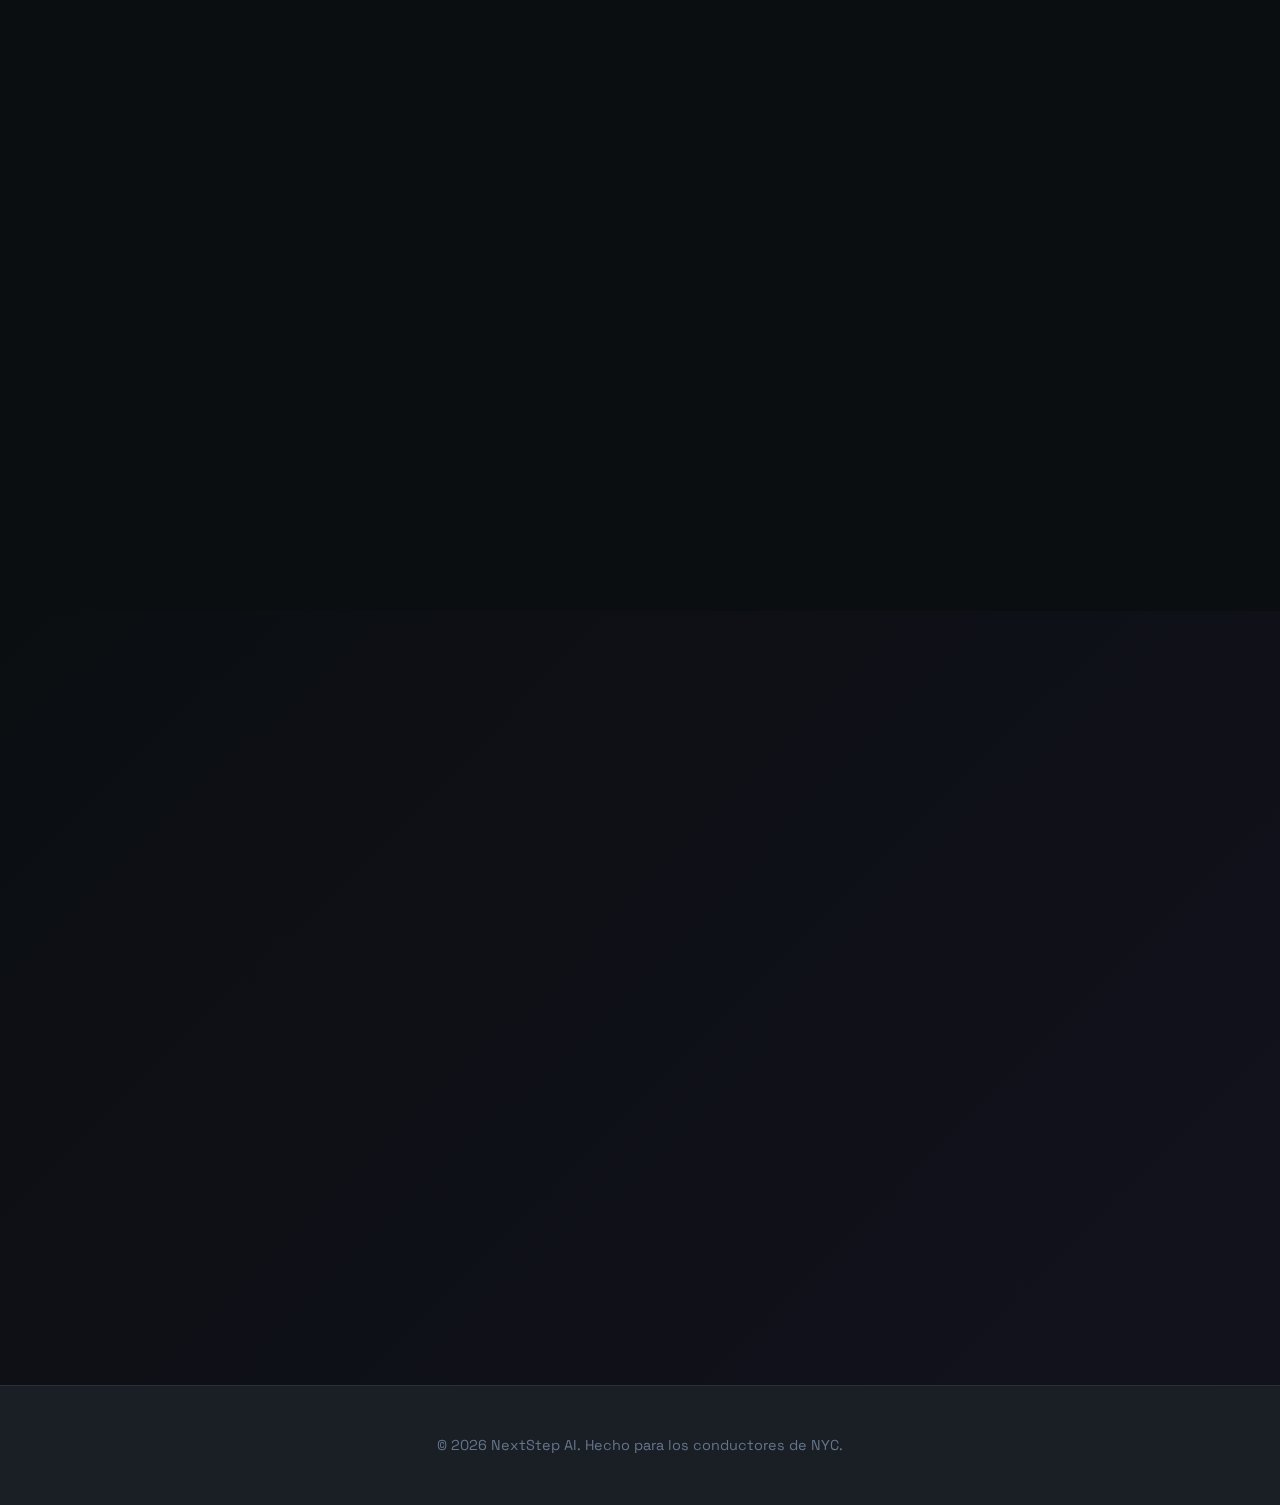
<file: main.html>
<!DOCTYPE html>
<html lang="es">
<head>
    <meta charset="UTF-8">
    <meta name="viewport" content="width=device-width, initial-scale=1.0">
    <title>NYTaxi AI | Optimización de Demanda</title>
    <link href="https://fonts.googleapis.com/css2?family=Space+Grotesk:wght@300;500;700&display=swap" rel="stylesheet">
    <link rel="stylesheet" href="./styles.css">
</head>
<body>

    <nav class="navbar">
        <div class="logo">NextStep<span class="dot">.ai</span></div>
        <div class="nav-links">
            <a href="#features">Tecnología</a>
            <a href="#calculator">Calculadora</a>
            <a href="#contact" class="btn-nav">Empezar ahora</a>
        </div>
    </nav>

    <header class="hero">
        <div class="hero-content hidden">
            <span class="badge">NUEVA YORK • INTELIGENCIA EN TIEMPO REAL</span>
            <h1>Domina las calles.<br>Predice la <span class="highlight">demanda.</span></h1>
            <p>Deja de buscar pasajeros a ciegas. Nuestro algoritmo conecta tu taxi con las zonas de alta demanda antes de que sucedan.</p>
            <div class="hero-buttons">
                <button class="btn-primary">Ver Demo</button>
                <button class="btn-secondary">Saber más</button>
            </div>
        </div>
        <div class="hero-bg-effect"></div>
    </header>

    <section id="features" class="features">
        <div class="container">
            <h2 class="section-title hidden">¿Por qué usar NYTaxi.ai?</h2>
            <div class="grid">
                <div class="card hidden">
                        <div id="contenedor-mapa" class="hidden" style="width: 100%; height: 500px;"></div>                
                <div class="card hidden">
                        <div id="contenedor-mapa" class="hidden" style="width: 100%; height: 500px;"></div>                
                                      
                </div>
            </div>
        </div>
    </section>

    <section id="calculator" class="calculator-section">
        <div class="container">
            <div class="calculator-box hidden">
                <h2>Calcula tu Potencial</h2>
                <p>¿Cuántas horas conduces al día?</p>
                
                <div class="input-group">
                    <input type="range" id="hoursInput" min="4" max="14" value="8" step="1">
                    <span id="hoursValue">8 Horas</span>
                </div>

                <div class="result-display">
                    <p>Ganancia extra estimada al mes:</p>
                    <h3 id="earningsResult">$1,200</h3>
                    <small>*Basado en un incremento del 25% de eficiencia.</small>
                </div>
            </div>
        </div>
    </section>

    <footer>
        <div class="container footer-content">
            <p>&copy; 2026 NextStep AI. Hecho para los conductores de NYC.</p>
        </div>
    </footer>

    <script src="script.js"></script>
    <script src="https://cdn.plot.ly/plotly-2.24.1.min.js"></script>

</body>
</html>
</file>
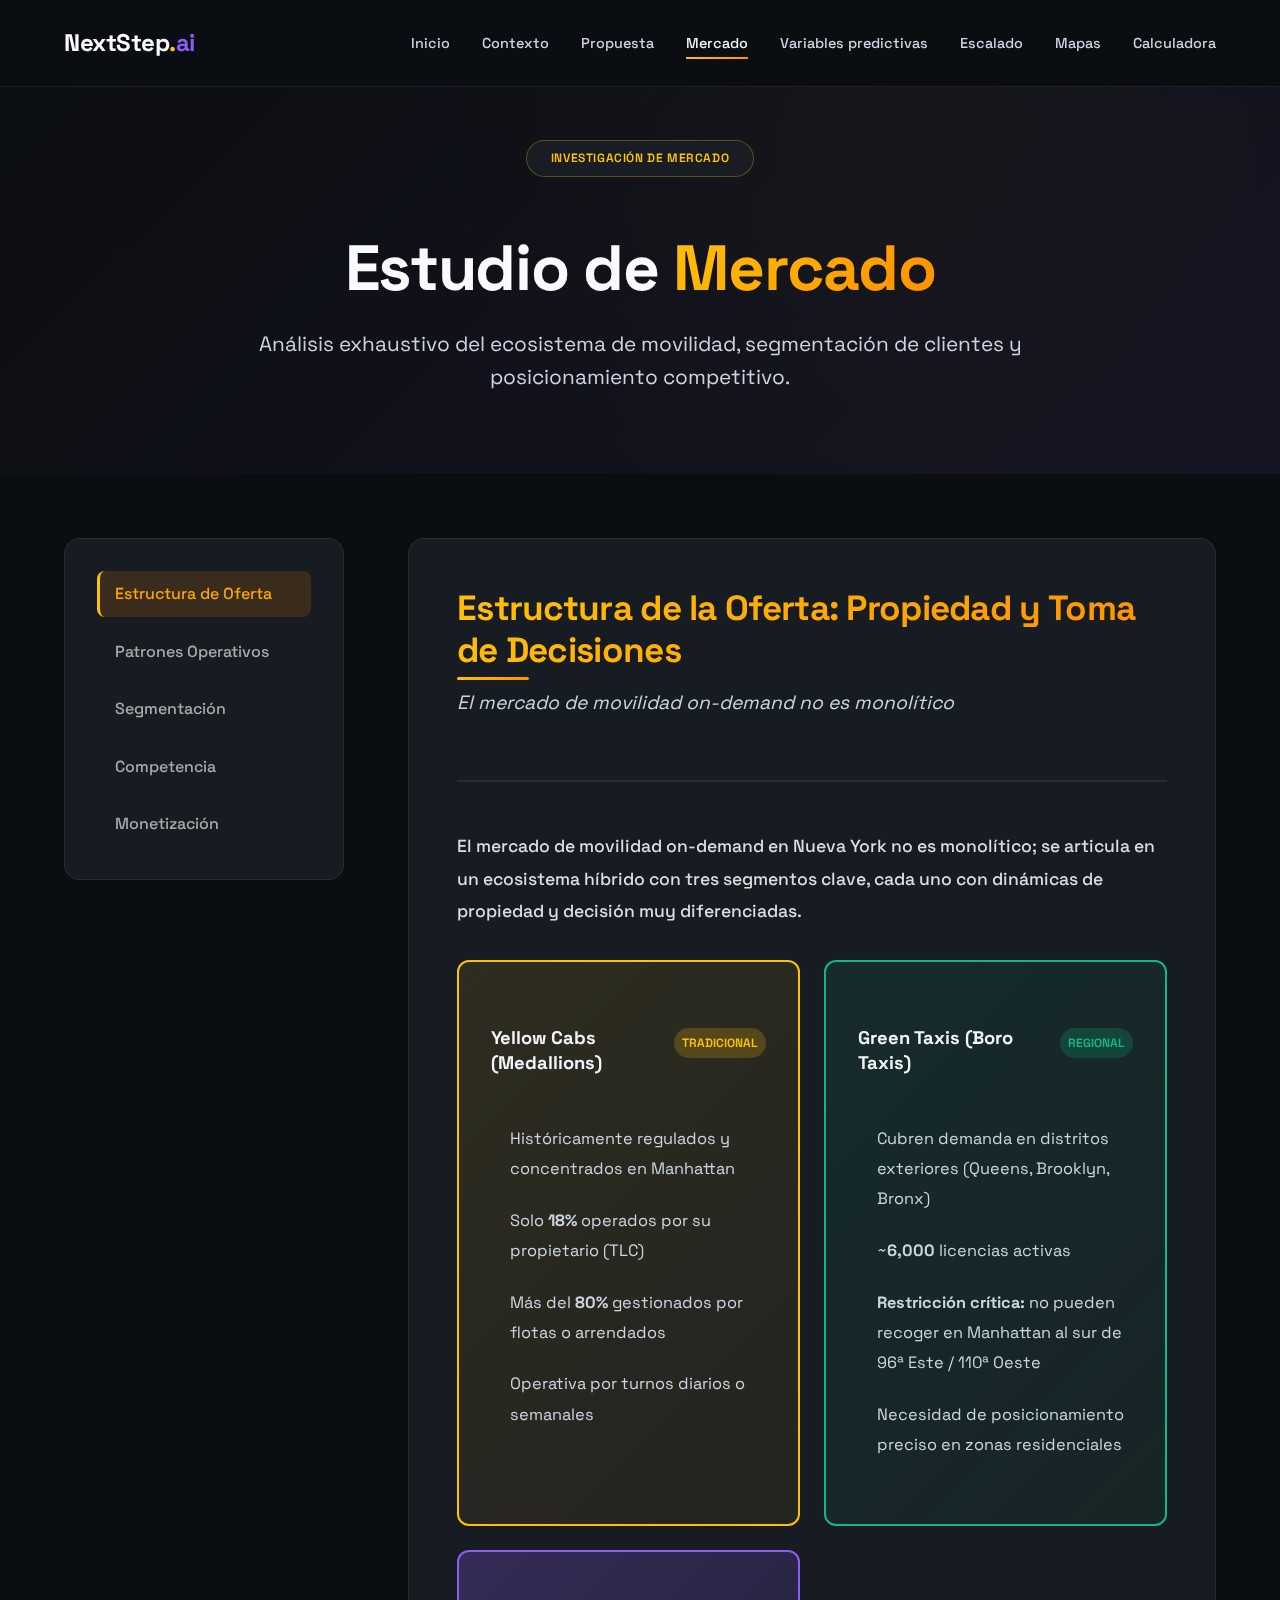
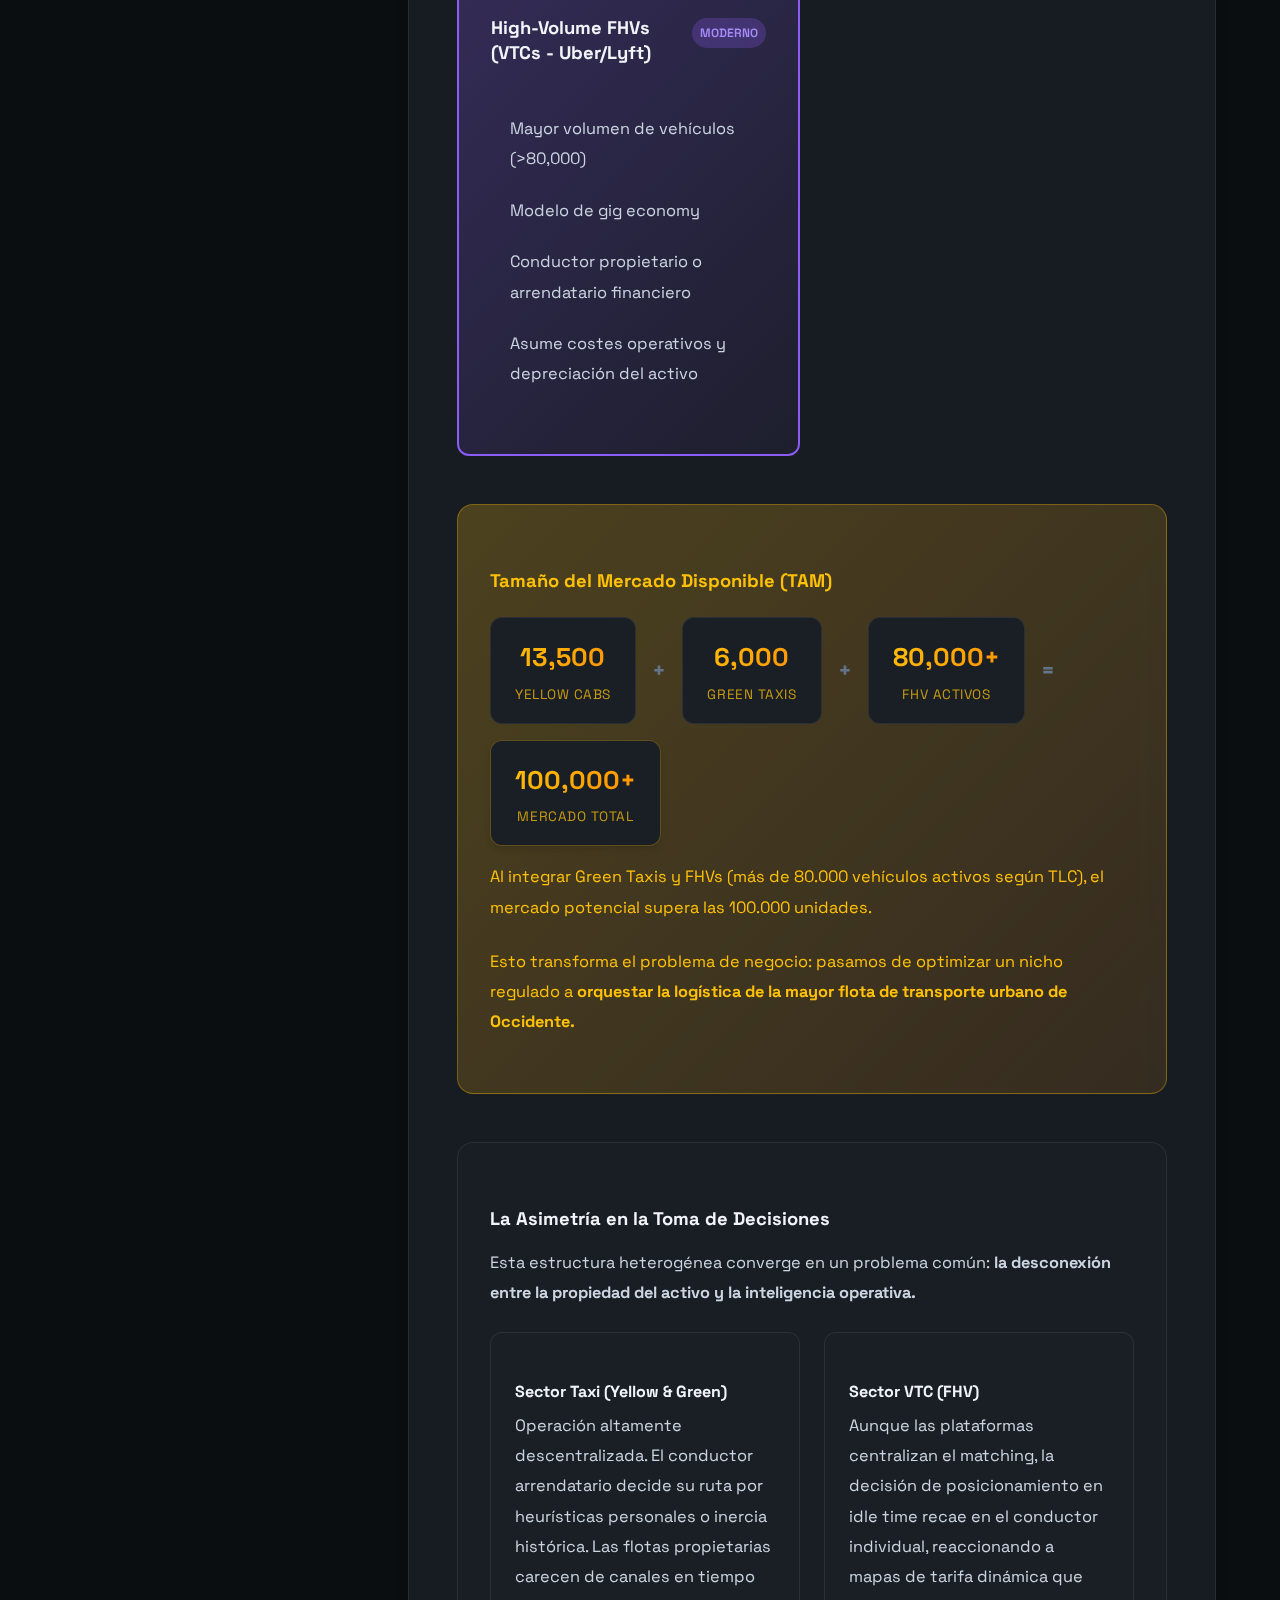
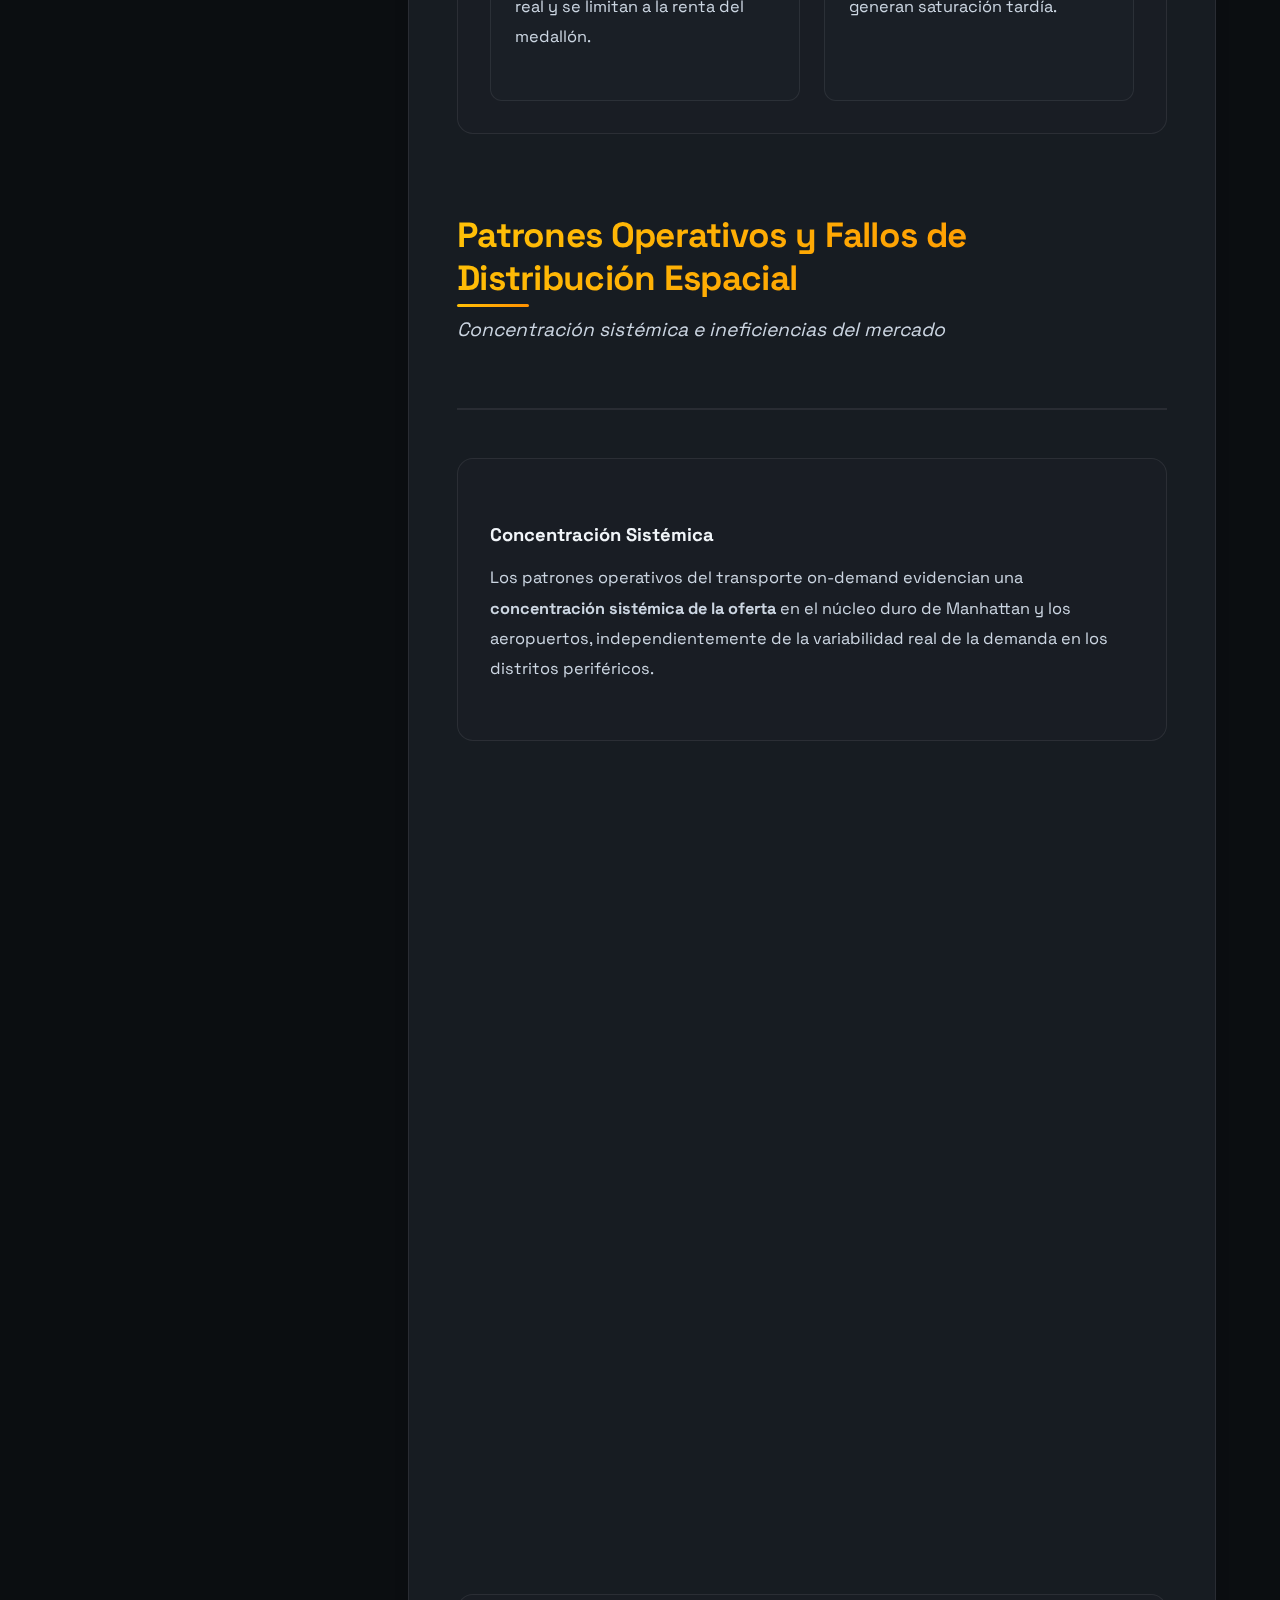
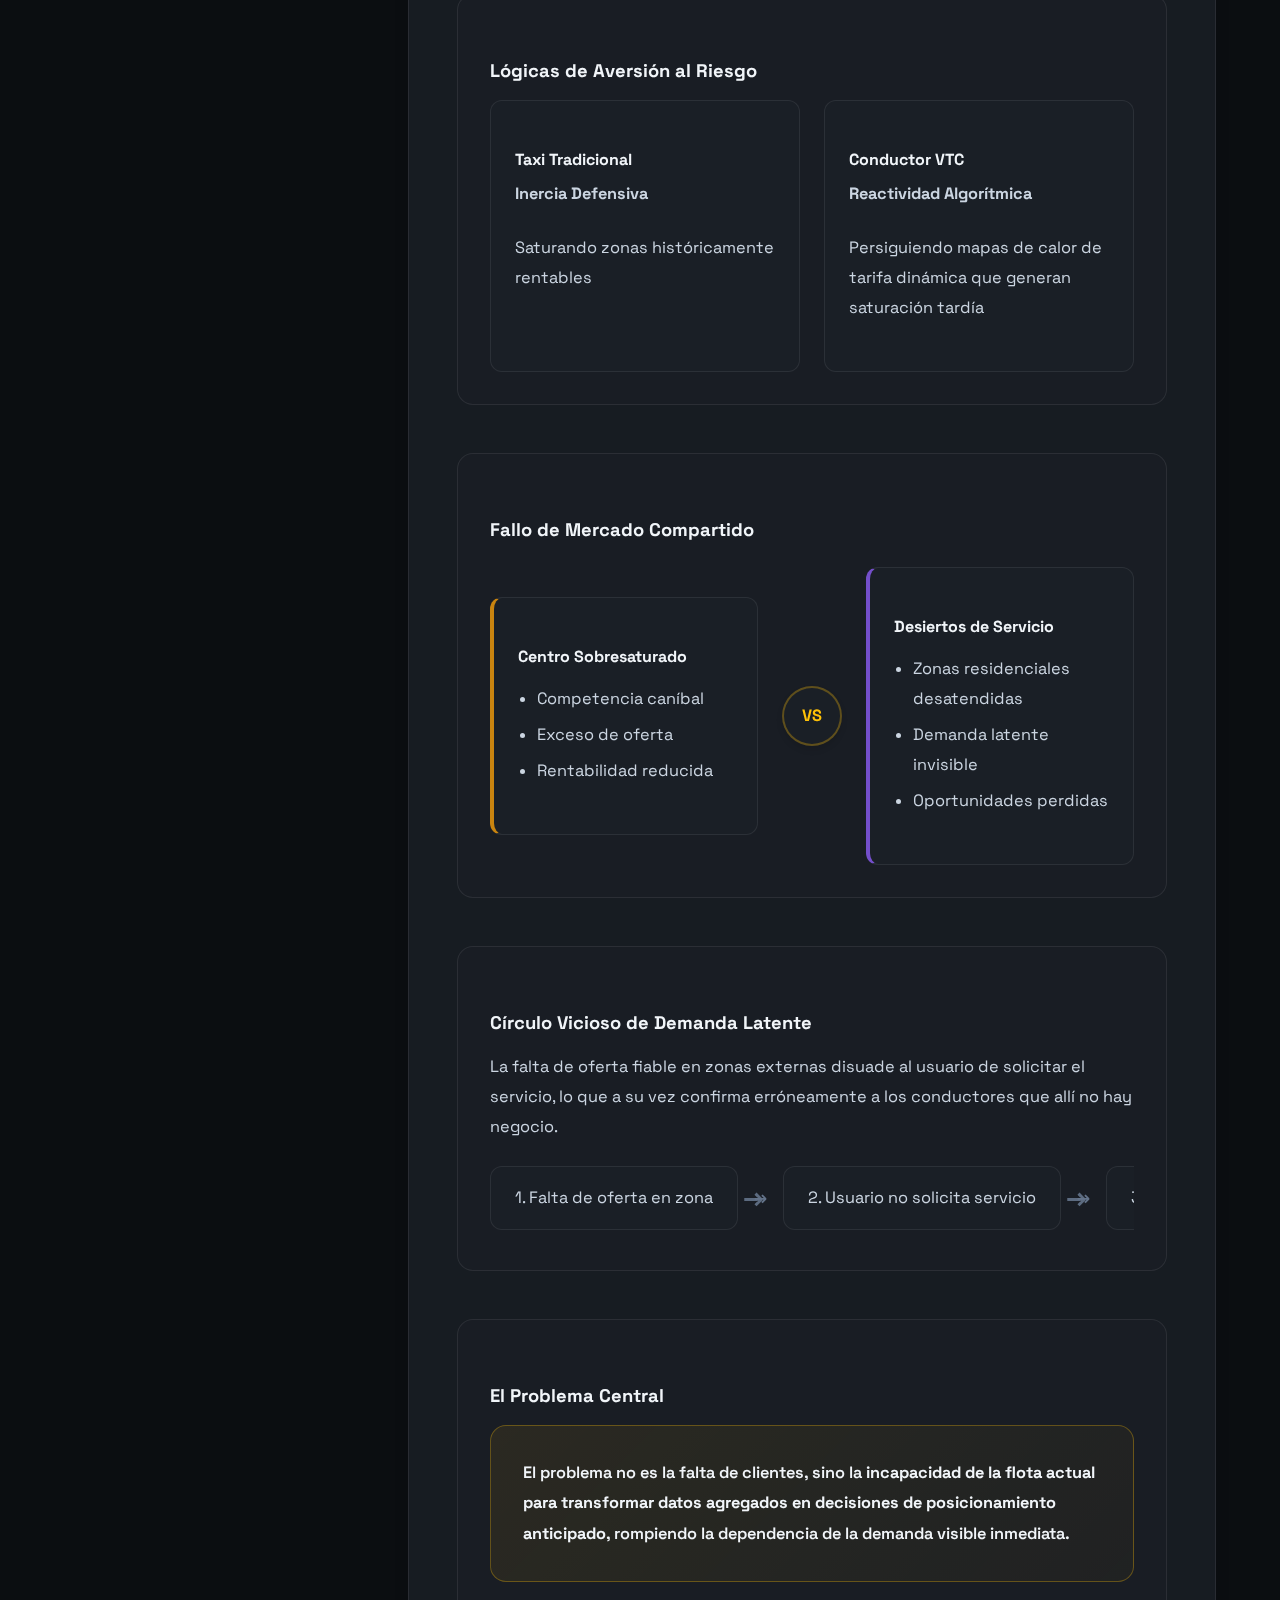
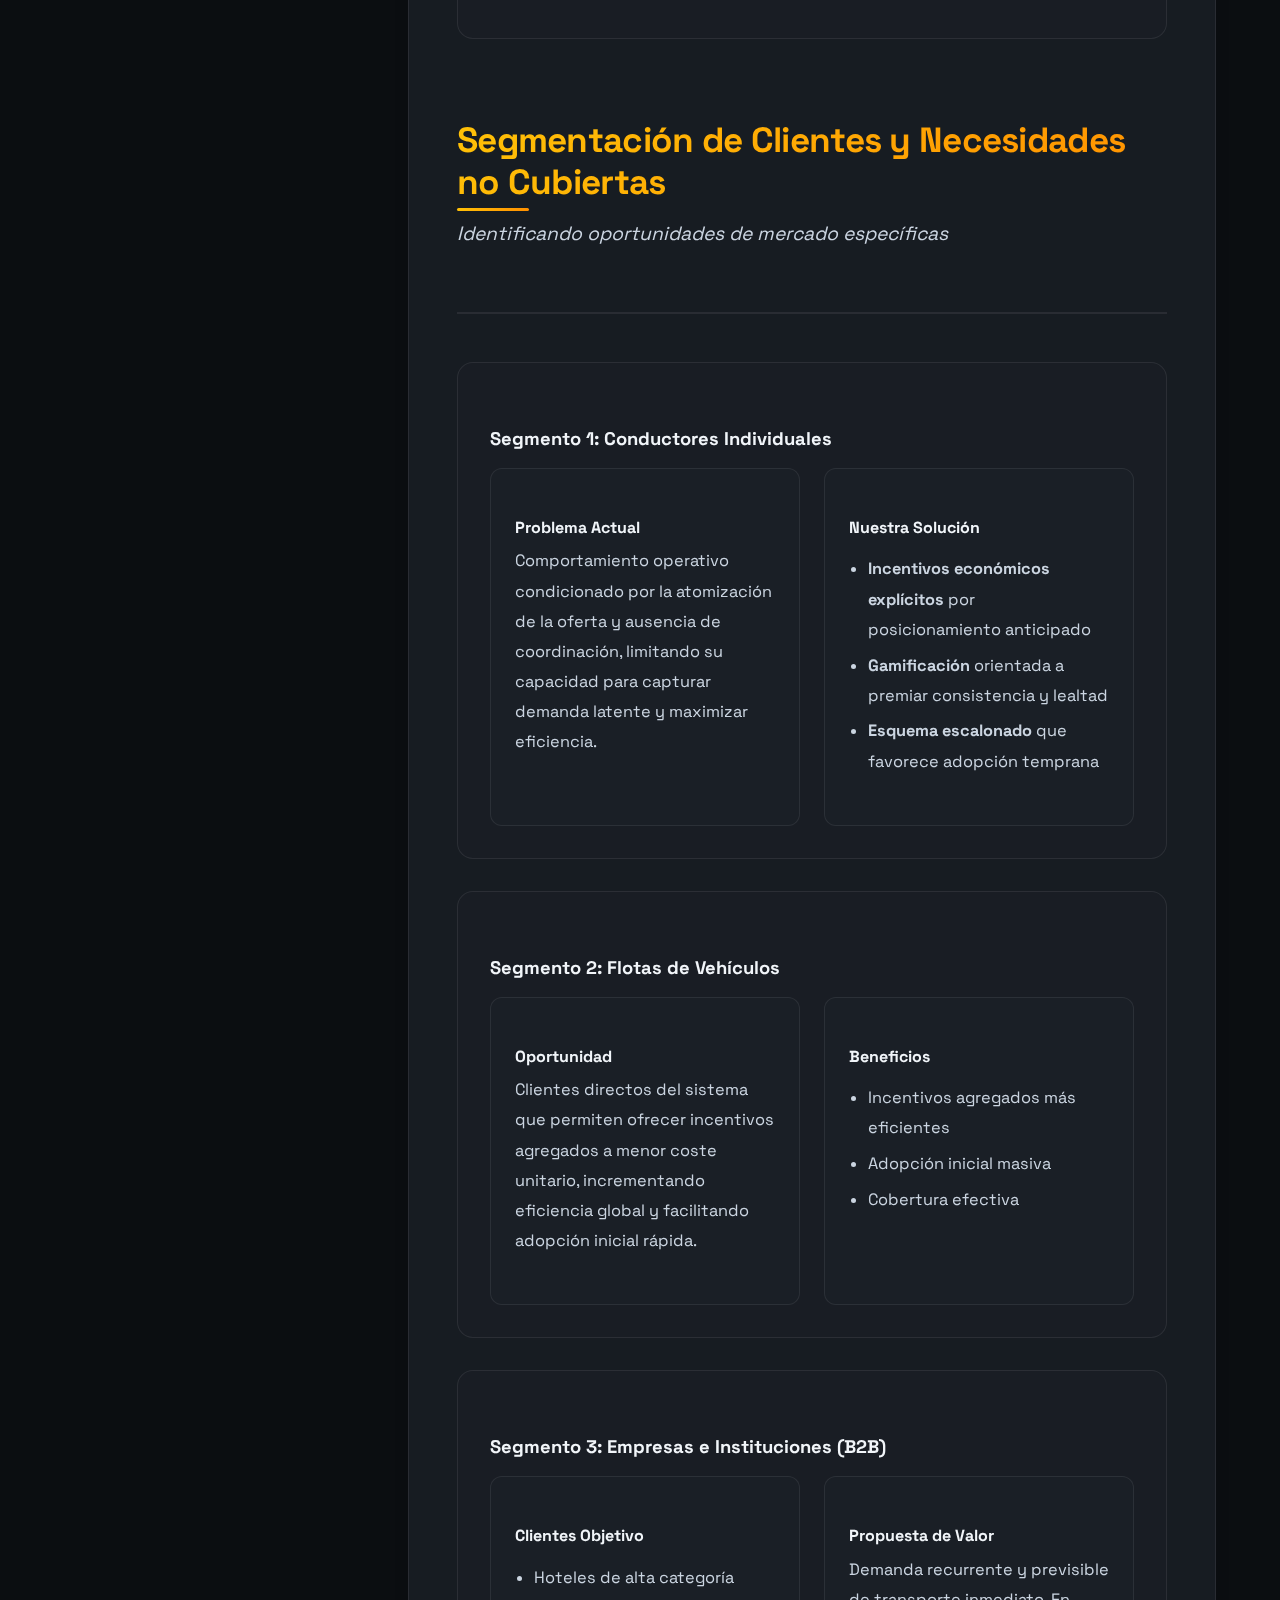
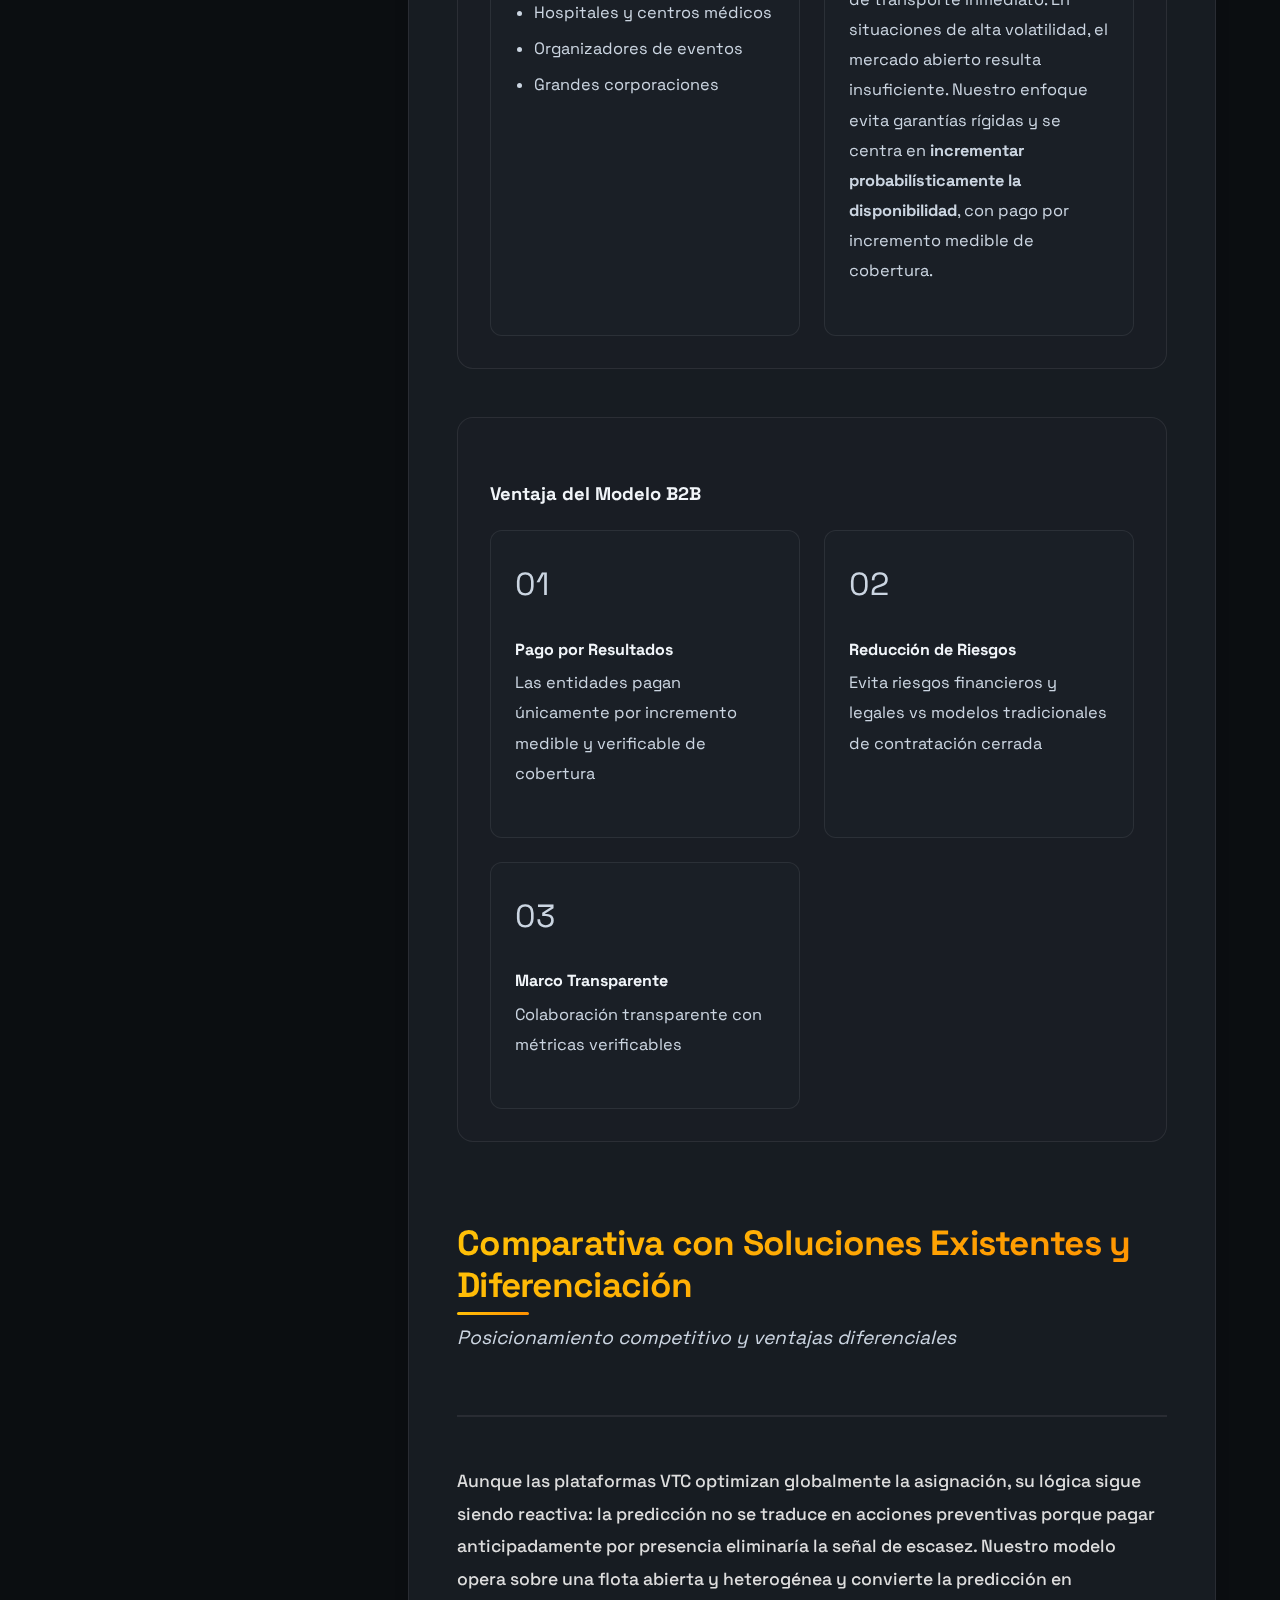
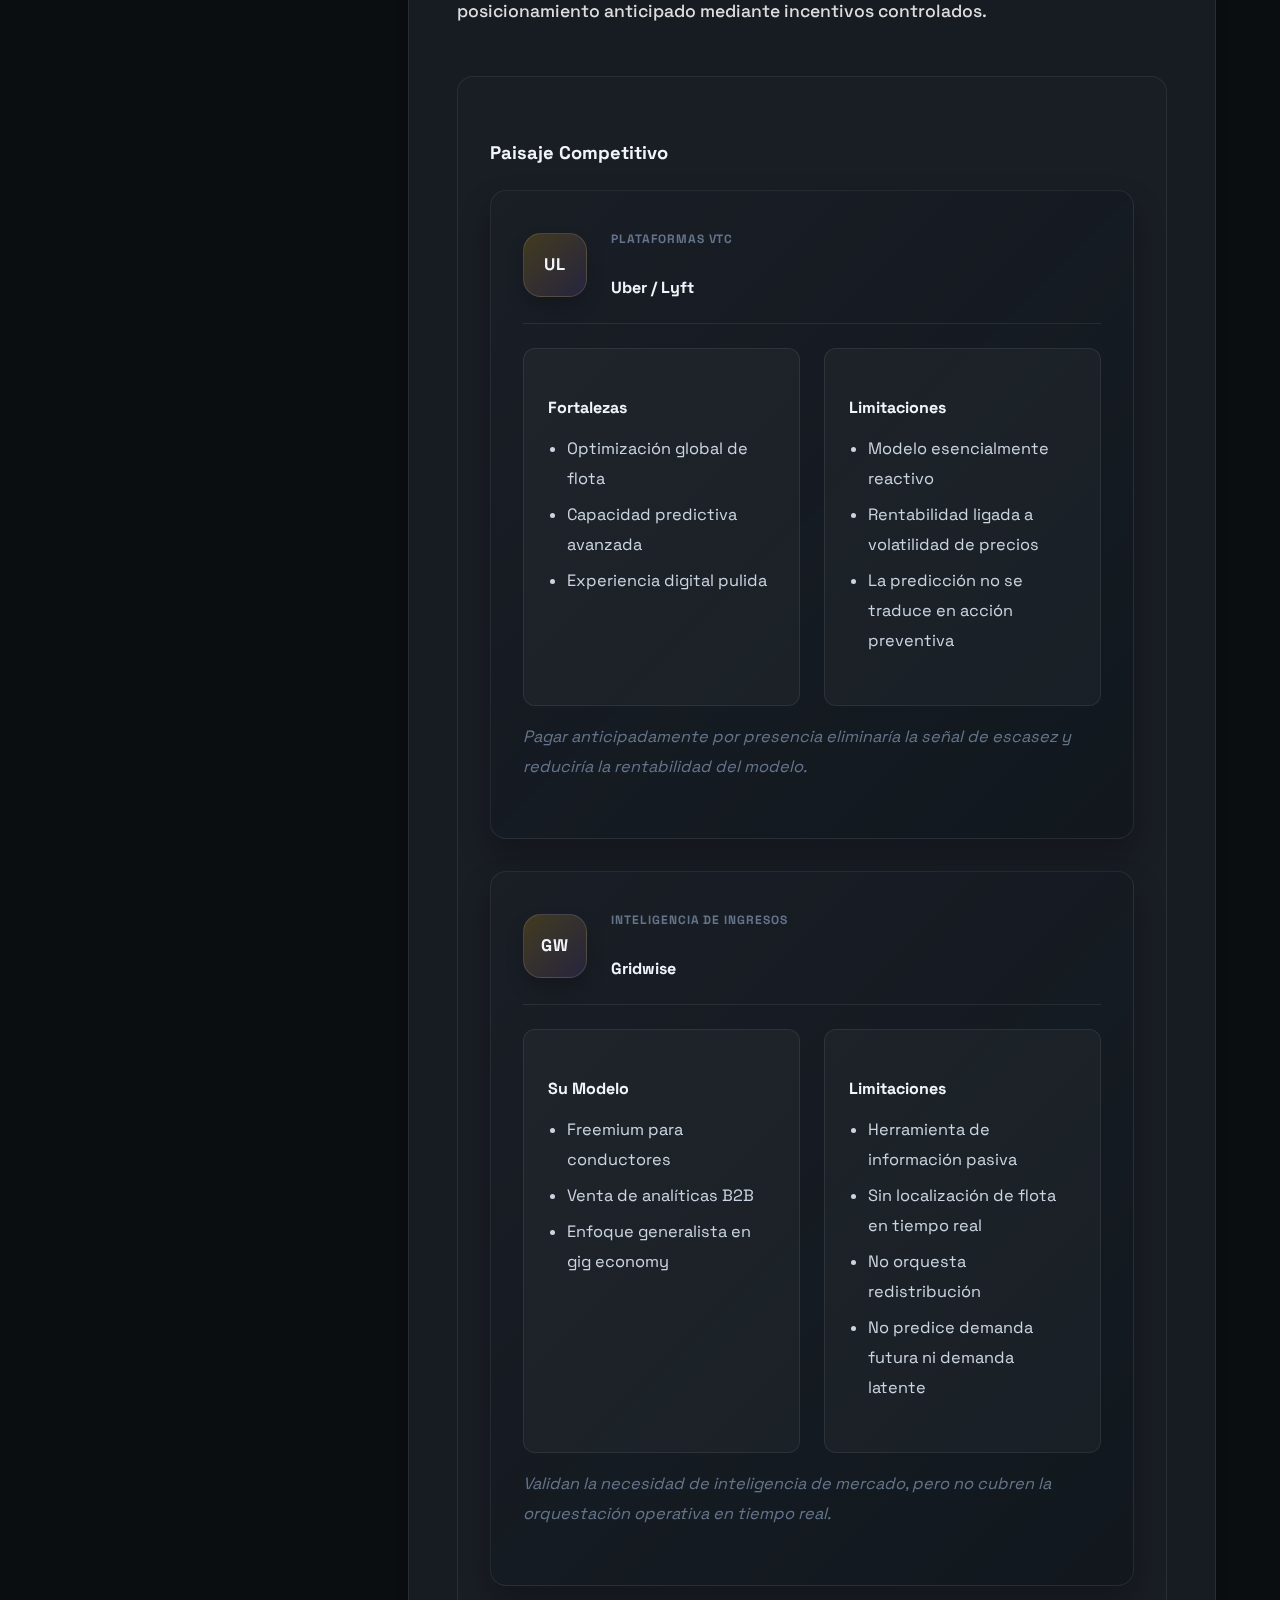
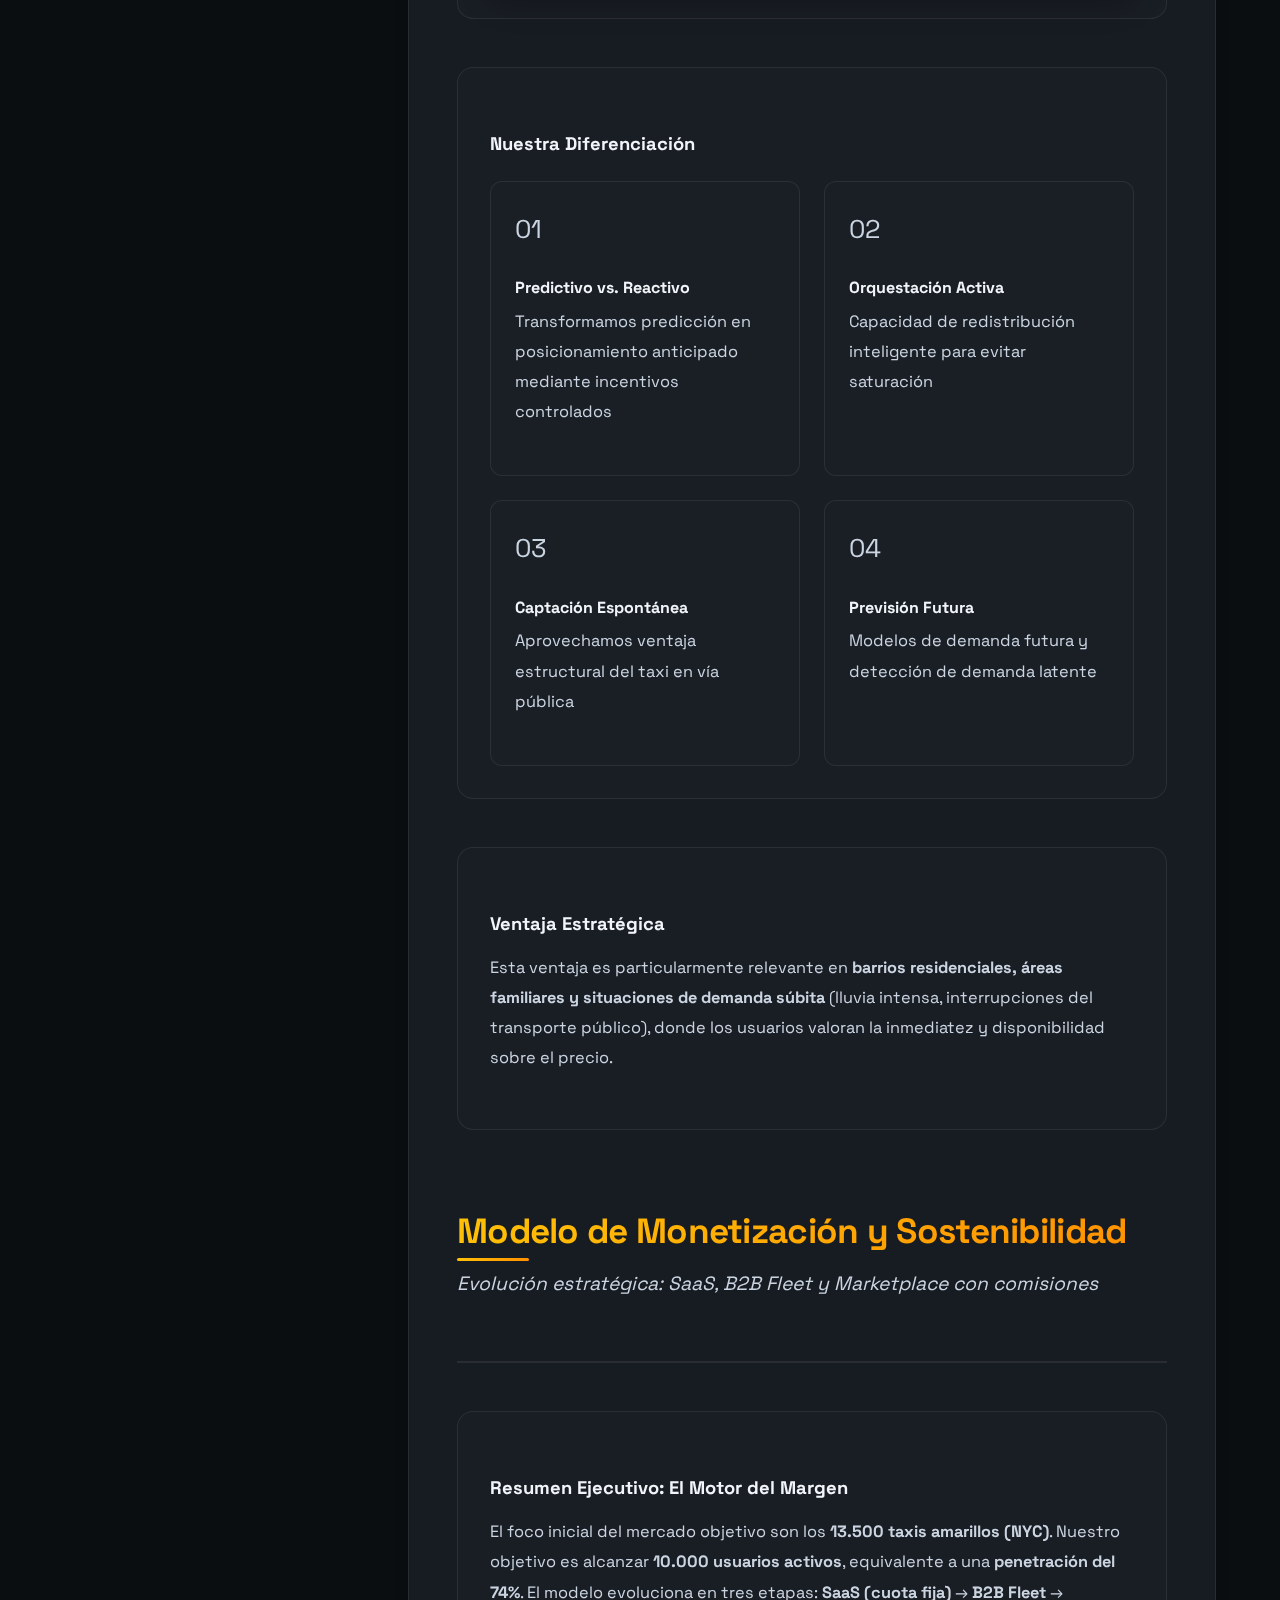
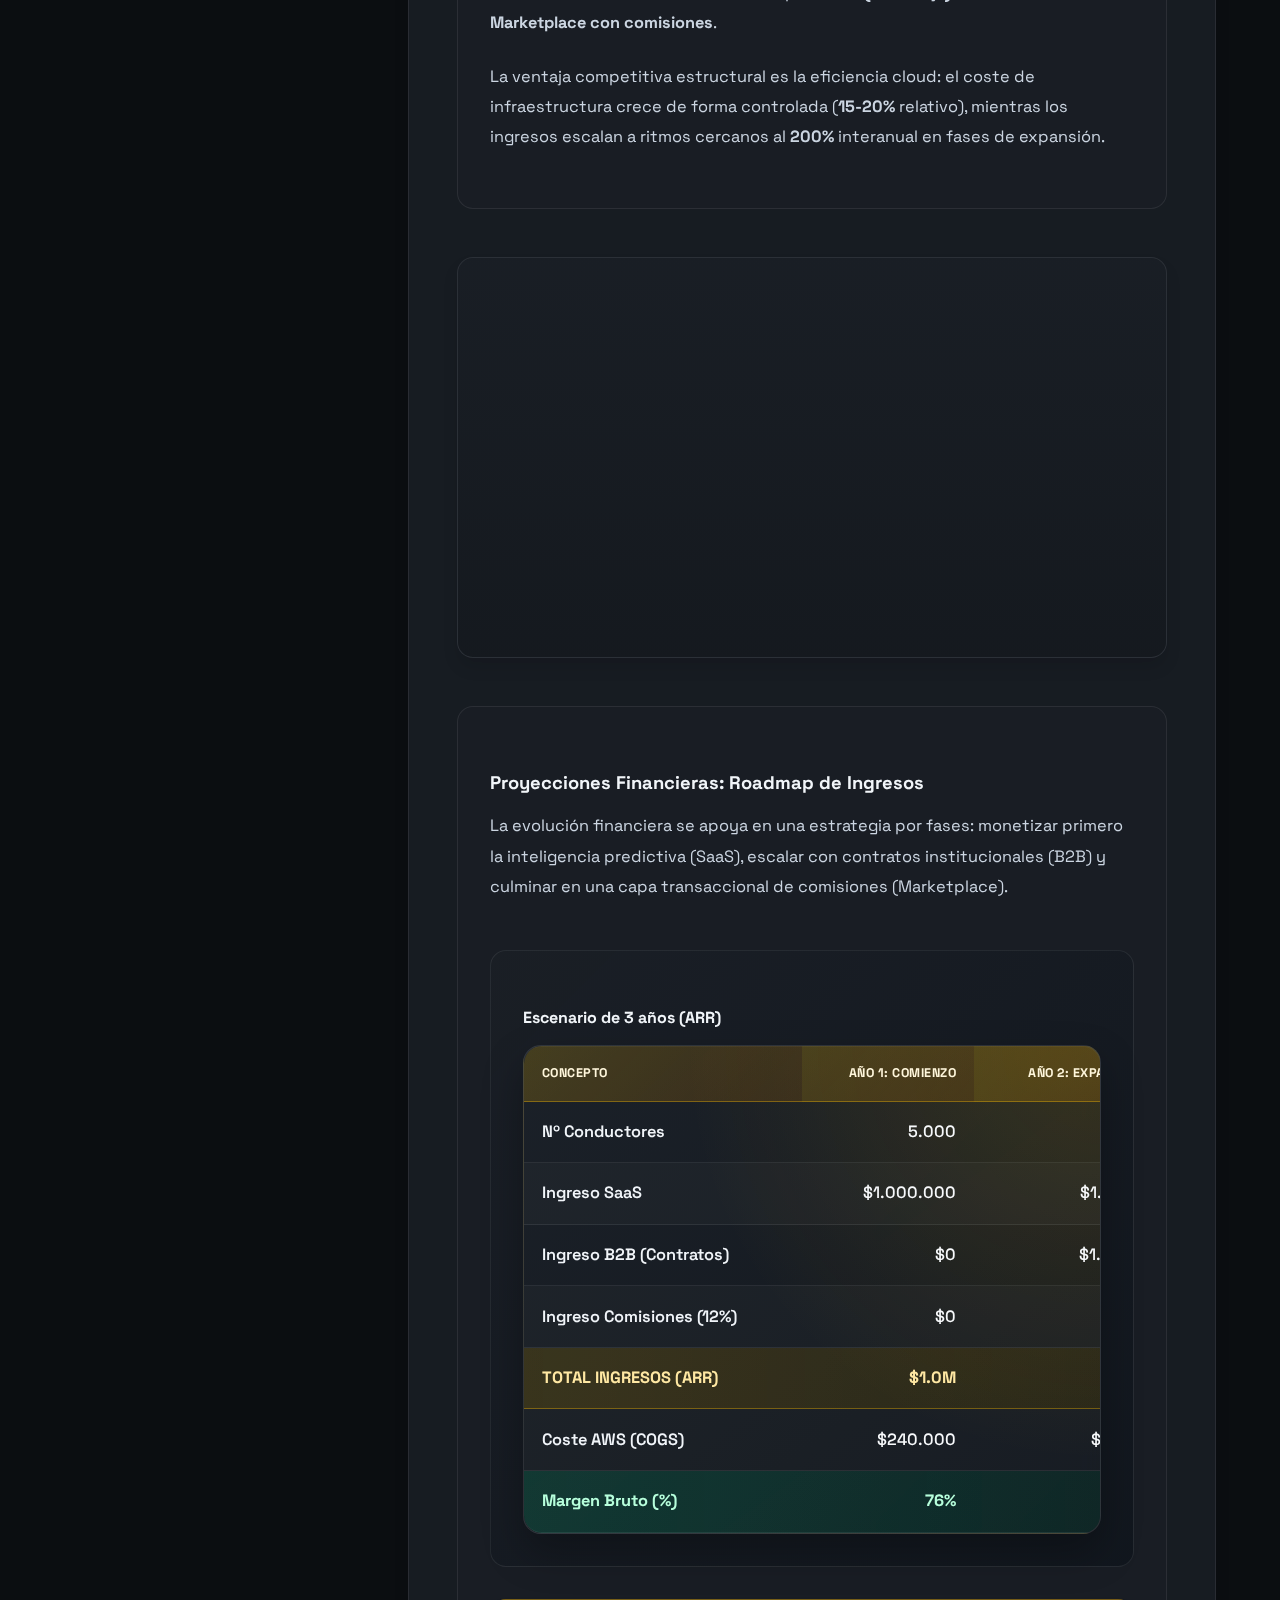
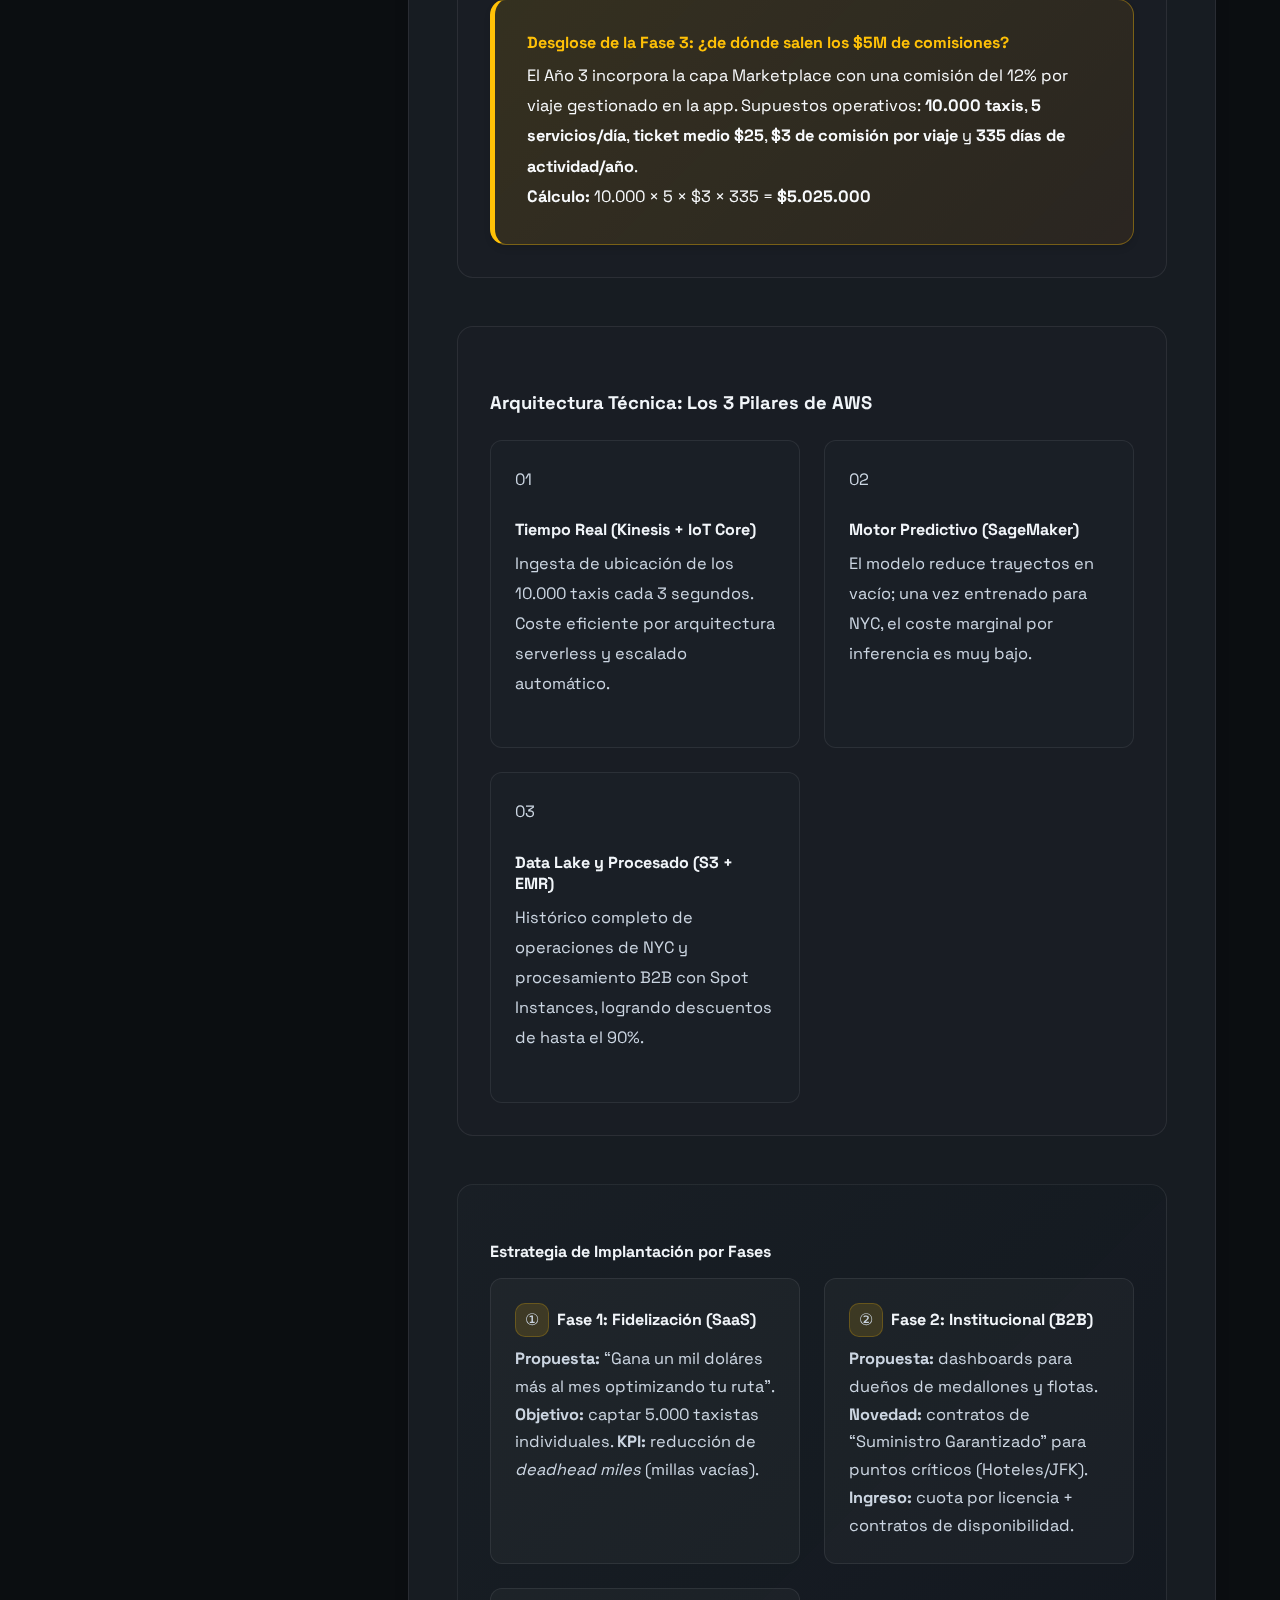
<file: mercado.html>
<!DOCTYPE html>
<html lang="es">
<head>
    <meta charset="UTF-8">
    <meta name="viewport" content="width=device-width, initial-scale=1.0">
    <title>Estudio de Mercado | NYTaxi AI - Análisis Completo</title>
    <link href="https://fonts.googleapis.com/css2?family=Space+Grotesk:wght@300;400;500;700&display=swap" rel="stylesheet">
    <link rel="stylesheet" href="./styles.css">
</head>
<body class="mercado-page">

    <nav class="navbar" role="navigation" aria-label="Navegación principal">
        <div class="logo">
            <a href="index.html" aria-label="Ir al inicio">NextStep<span class="dot">.</span><span class="ai-text">ai</span></a>
        </div>
        
        <button class="menu-toggle" aria-label="Abrir menú de navegación" aria-expanded="false">
            <span aria-hidden="true"></span>
            <span aria-hidden="true"></span>
            <span aria-hidden="true"></span>
        </button>
        
        <div class="nav-links">
            <a href="index.html" aria-label="Ir al inicio">Inicio</a>
            <a href="contexto.html" aria-label="Ver contexto y análisis">Contexto</a>
            <a href="propuesta.html" aria-label="Ver nuestra propuesta">Propuesta</a>
            <a href="mercado.html" class="active" aria-current="page">Mercado</a>
            <a href="desarrollo.html" aria-label="Variables predictivas">Variables predictivas</a>
            <a href="escalado.html" aria-label="Propuesta de desarrollo y escalado">Escalado</a>
            <a href="index.html#features" aria-label="Ver mapas interactivos">Mapas</a>
            <a href="index.html#calculator" aria-label="Usar calculadora de ganancias">Calculadora</a>
        </div>
    </nav>

    <header class="page-header">
        <div class="container">
            <div class="page-header-content hidden">
                <span class="badge" role="text">INVESTIGACIÓN DE MERCADO</span>
                <h1>Estudio de <span class="highlight">Mercado</span></h1>
                <p class="lead">Análisis exhaustivo del ecosistema de movilidad, segmentación de clientes y posicionamiento competitivo.</p>
            </div>
        </div>
    </header>

    <section class="content-section">
        <div class="container">
            <div class="content-grid">
                <!-- Navegación lateral -->
                <aside class="content-sidebar">
                    <nav class="content-nav">
                        <a href="#estructura" class="nav-item active">Estructura de Oferta</a>
                        <a href="#patrones" class="nav-item">Patrones Operativos</a>
                        <a href="#segmentacion" class="nav-item">Segmentación</a>
                        <a href="#competencia" class="nav-item">Competencia</a>
                        <a href="#monetizacion" class="nav-item">Monetización</a>
                    </nav>
                </aside>

                <!-- Contenido principal -->
                <main class="content-main">
                    
                    <!-- Estructura de la Oferta -->
                    <article id="estructura" class="content-article">
                        <div class="article-header">
                            <h2>Estructura de la Oferta: Propiedad y Toma de Decisiones</h2>
                            <p class="article-subtitle">El mercado de movilidad on-demand no es monolítico</p>
                        </div>

                        <div class="article-content">
                            <p class="lead-text">El mercado de movilidad on-demand en Nueva York no es monolítico; se articula en un ecosistema híbrido con tres segmentos clave, cada uno con dinámicas de propiedad y decisión muy diferenciadas.</p>
                            
                            <div class="market-segments">
                                <div class="segment-card yellow">
                                    <div class="segment-header">
                                        <h4>Yellow Cabs (Medallions)</h4>
                                        <span class="segment-badge traditional">Tradicional</span>
                                    </div>
                                    <div class="segment-content">
                                        <ul class="segment-features">
                                            <li>Históricamente regulados y concentrados en Manhattan</li>
                                            <li>Solo <strong>18%</strong> operados por su propietario (TLC)</li>
                                            <li>Más del <strong>80%</strong> gestionados por flotas o arrendados</li>
                                            <li>Operativa por turnos diarios o semanales</li>
                                        </ul>
                                    </div>
                                </div>

                                <div class="segment-card green">
                                    <div class="segment-header">
                                        <h4>Green Taxis (Boro Taxis)</h4>
                                        <span class="segment-badge regional">Regional</span>
                                    </div>
                                    <div class="segment-content">
                                        <ul class="segment-features">
                                            <li>Cubren demanda en distritos exteriores (Queens, Brooklyn, Bronx)</li>
                                            <li>~<strong>6,000</strong> licencias activas</li>
                                            <li><strong>Restricción crítica:</strong> no pueden recoger en Manhattan al sur de 96ª Este / 110ª Oeste</li>
                                            <li>Necesidad de posicionamiento preciso en zonas residenciales</li>
                                        </ul>
                                    </div>
                                </div>

                                <div class="segment-card purple">
                                    <div class="segment-header">
                                        <h4>High-Volume FHVs (VTCs - Uber/Lyft)</h4>
                                        <span class="segment-badge modern">Moderno</span>
                                    </div>
                                    <div class="segment-content">
                                        <ul class="segment-features">
                                            <li>Mayor volumen de vehículos (>80,000)</li>
                                            <li>Modelo de gig economy</li>
                                            <li>Conductor propietario o arrendatario financiero</li>
                                            <li>Asume costes operativos y depreciación del activo</li>
                                        </ul>
                                    </div>
                                </div>
                            </div>

                            <div class="market-size-analysis">
                                <h4>Tamaño del Mercado Disponible (TAM)</h4>
                                <div class="tam-visualization">
                                    <div class="tam-segment">
                                        <div class="tam-number">13,500</div>
                                        <div class="tam-label">Yellow Cabs</div>
                                    </div>
                                    <div class="tam-plus">+</div>
                                    <div class="tam-segment">
                                        <div class="tam-number">6,000</div>
                                        <div class="tam-label">Green Taxis</div>
                                    </div>
                                    <div class="tam-plus">+</div>
                                    <div class="tam-segment">
                                        <div class="tam-number">80,000+</div>
                                        <div class="tam-label">FHV Activos</div>
                                    </div>
                                    <div class="tam-equals">=</div>
                                    <div class="tam-total">
                                        <div class="tam-number">100,000+</div>
                                        <div class="tam-label">Mercado Total</div>
                                    </div>
                                </div>
                                <p class="tam-insight">Al integrar Green Taxis y FHVs (más de 80.000 vehículos activos según TLC), el mercado potencial supera las 100.000 unidades.</p>
                                <p class="tam-insight">Esto transforma el problema de negocio: pasamos de optimizar un nicho regulado a <strong>orquestar la logística de la mayor flota de transporte urbano de Occidente.</strong></p>
                            </div>

                            <div class="decision-asymmetry">
                                <h4>La Asimetría en la Toma de Decisiones</h4>
                                <p>Esta estructura heterogénea converge en un problema común: <strong>la desconexión entre la propiedad del activo y la inteligencia operativa.</strong></p>
                                
                                <div class="asymmetry-analysis">
                                    <div class="asymmetry-sector">
                                        <h5>Sector Taxi (Yellow & Green)</h5>
                                        <p>Operación altamente descentralizada. El conductor arrendatario decide su ruta por heurísticas personales o inercia histórica. Las flotas propietarias carecen de canales en tiempo real y se limitan a la renta del medallón.</p>
                                    </div>
                                    <div class="asymmetry-sector">
                                        <h5>Sector VTC (FHV)</h5>
                                        <p>Aunque las plataformas centralizan el matching, la decisión de posicionamiento en idle time recae en el conductor individual, reaccionando a mapas de tarifa dinámica que generan saturación tardía.</p>
                                    </div>
                                </div>
                            </div>
                        </div>
                    </article>

                    <!-- Patrones Operativos -->
                    <article id="patrones" class="content-article">
                        <div class="article-header">
                            <h2>Patrones Operativos y Fallos de Distribución Espacial</h2>
                            <p class="article-subtitle">Concentración sistémica e ineficiencias del mercado</p>
                        </div>

                        <div class="article-content">
                            <div class="operational-patterns">
                                <h4>Concentración Sistémica</h4>
                                <p>Los patrones operativos del transporte on-demand evidencian una <strong>concentración sistémica de la oferta</strong> en el núcleo duro de Manhattan y los aeropuertos, independientemente de la variabilidad real de la demanda en los distritos periféricos.</p>
                            </div>

                            <div class="card map-card hidden">
                                <div class="map-header">
                                    <h3>🚖 Zonas con más pickups</h3>
                                    <span class="map-tag taxi-tag">Taxis</span>
                                </div>
                                <div id="mapa-taxi" style="width: 100%; height: 480px;"></div>
                                <p class="map-caption">Distribución espacial de recogidas: concentración en Manhattan y aeropuertos.</p>
                            </div>

                            <div class="aversion-logics">
                                <h4>Lógicas de Aversión al Riesgo</h4>
                                <div class="aversion-grid">
                                    <div class="aversion-card">
                                        <h5>Taxi Tradicional</h5>
                                        <p><strong>Inercia Defensiva</strong></p>
                                        <p>Saturando zonas históricamente rentables</p>
                                    </div>
                                    <div class="aversion-card">
                                        <h5>Conductor VTC</h5>
                                        <p><strong>Reactividad Algorítmica</strong></p>
                                        <p>Persiguiendo mapas de calor de tarifa dinámica que generan saturación tardía</p>
                                    </div>
                                </div>
                            </div>

                            <div class="market-failure">
                                <h4>Fallo de Mercado Compartido</h4>
                                <div class="failure-analysis">
                                    <div class="failure-side oversaturation">
                                        <h5>Centro Sobresaturado</h5>
                                        <ul>
                                            <li>Competencia caníbal</li>
                                            <li>Exceso de oferta</li>
                                            <li>Rentabilidad reducida</li>
                                        </ul>
                                    </div>
                                    <div class="vs-divider">VS</div>
                                    <div class="failure-side desert">
                                        <h5>Desiertos de Servicio</h5>
                                        <ul>
                                            <li>Zonas residenciales desatendidas</li>
                                            <li>Demanda latente invisible</li>
                                            <li>Oportunidades perdidas</li>
                                        </ul>
                                    </div>
                                </div>
                            </div>

                            <div class="vicious-cycle">
                                <h4>Círculo Vicioso de Demanda Latente</h4>
                                <p>La falta de oferta fiable en zonas externas disuade al usuario de solicitar el servicio, lo que a su vez confirma erróneamente a los conductores que allí no hay negocio.</p>
                                
                                <div class="cycle-steps">
                                    <div class="cycle-step">1. Falta de oferta en zona</div>
                                    <div class="cycle-arrow">→</div>
                                    <div class="cycle-step">2. Usuario no solicita servicio</div>
                                    <div class="cycle-arrow">→</div>
                                    <div class="cycle-step">3. Conductor cree "no hay demanda"</div>
                                    <div class="cycle-arrow">→</div>
                                    <div class="cycle-step">4. Evita la zona</div>
                                </div>
                            </div>

                            <div class="root-problem">
                                <h4>El Problema Central</h4>
                                <p class="problem-statement">El problema no es la falta de clientes, sino la <strong>incapacidad de la flota actual para transformar datos agregados en decisiones de posicionamiento anticipado</strong>, rompiendo la dependencia de la demanda visible inmediata.</p>
                            </div>
                        </div>
                    </article>

                    <!-- Segmentación -->
                    <article id="segmentacion" class="content-article">
                        <div class="article-header">
                            <h2>Segmentación de Clientes y Necesidades no Cubiertas</h2>
                            <p class="article-subtitle">Identificando oportunidades de mercado específicas</p>
                        </div>

                        <div class="article-content">
                            <div class="client-segments">
                                <div class="segment-detailed">
                                    <h4>Segmento 1: Conductores Individuales</h4>
                                    <div class="segment-analysis">
                                        <div class="segment-problem">
                                            <h5>Problema Actual</h5>
                                            <p>Comportamiento operativo condicionado por la atomización de la oferta y ausencia de coordinación, limitando su capacidad para capturar demanda latente y maximizar eficiencia.</p>
                                        </div>
                                        <div class="segment-solution">
                                            <h5>Nuestra Solución</h5>
                                            <ul>
                                                <li><strong>Incentivos económicos explícitos</strong> por posicionamiento anticipado</li>
                                                <li><strong>Gamificación</strong> orientada a premiar consistencia y lealtad</li>
                                                <li><strong>Esquema escalonado</strong> que favorece adopción temprana</li>
                                            </ul>
                                        </div>
                                    </div>
                                </div>

                                <div class="segment-detailed">
                                    <h4>Segmento 2: Flotas de Vehículos</h4>
                                    <div class="segment-analysis">
                                        <div class="segment-opportunity">
                                            <h5>Oportunidad</h5>
                                            <p>Clientes directos del sistema que permiten ofrecer incentivos agregados a menor coste unitario, incrementando eficiencia global y facilitando adopción inicial rápida.</p>
                                        </div>
                                        <div class="segment-benefits">
                                            <h5>Beneficios</h5>
                                            <ul>
                                                <li>Incentivos agregados más eficientes</li>
                                                <li>Adopción inicial masiva</li>
                                                <li>Cobertura efectiva</li>
                                            </ul>
                                        </div>
                                    </div>
                                </div>

                                <div class="segment-detailed">
                                    <h4>Segmento 3: Empresas e Instituciones (B2B)</h4>
                                    <div class="segment-analysis">
                                        <div class="segment-clients">
                                            <h5>Clientes Objetivo</h5>
                                            <ul>
                                                <li>Hoteles de alta categoría</li>
                                                <li>Hospitales y centros médicos</li>
                                                <li>Organizadores de eventos</li>
                                                <li>Grandes corporaciones</li>
                                            </ul>
                                        </div>
                                        <div class="segment-value">
                                            <h5>Propuesta de Valor</h5>
                                            <p>Demanda recurrente y previsible de transporte inmediato. En situaciones de alta volatilidad, el mercado abierto resulta insuficiente. Nuestro enfoque evita garantías rígidas y se centra en <strong>incrementar probabilísticamente la disponibilidad</strong>, con pago por incremento medible de cobertura.</p>
                                        </div>
                                    </div>
                                </div>
                            </div>

                            <div class="b2b-advantage">
                                <h4>Ventaja del Modelo B2B</h4>
                                <div class="b2b-benefits">
                                    <div class="b2b-benefit">
                                        <div class="benefit-icon">01</div>
                                        <h5>Pago por Resultados</h5>
                                        <p>Las entidades pagan únicamente por incremento medible y verificable de cobertura</p>
                                    </div>
                                    <div class="b2b-benefit">
                                        <div class="benefit-icon">02</div>
                                        <h5>Reducción de Riesgos</h5>
                                        <p>Evita riesgos financieros y legales vs modelos tradicionales de contratación cerrada</p>
                                    </div>
                                    <div class="b2b-benefit">
                                        <div class="benefit-icon">03</div>
                                        <h5>Marco Transparente</h5>
                                        <p>Colaboración transparente con métricas verificables</p>
                                    </div>
                                </div>
                            </div>
                        </div>
                    </article>

                    <!-- Competencia -->
                    <article id="competencia" class="content-article">
                        <div class="article-header">
                            <h2>Comparativa con Soluciones Existentes y Diferenciación</h2>
                            <p class="article-subtitle">Posicionamiento competitivo y ventajas diferenciales</p>
                        </div>

                        <div class="article-content">
                            <p class="lead-text">Aunque las plataformas VTC optimizan globalmente la asignación, su lógica sigue siendo reactiva: la predicción no se traduce en acciones preventivas porque pagar anticipadamente por presencia eliminaría la señal de escasez. Nuestro modelo opera sobre una flota abierta y heterogénea y convierte la predicción en posicionamiento anticipado mediante incentivos controlados.</p>

                            <div class="competitive-landscape">
                                <h4>Paisaje Competitivo</h4>
                                
                                <div class="competitor-analysis">
                                    <div class="competitor uber-lyft">
                                        <div class="competitor-head">
                                            <div class="competitor-logo is-text" aria-label="Uber y Lyft">UL</div>
                                            <div class="competitor-meta">
                                                <span class="competitor-kicker">Plataformas VTC</span>
                                                <h5>Uber / Lyft</h5>
                                            </div>
                                        </div>
                                        <div class="competitor-details">
                                            <div class="comp-strengths">
                                                <h6>Fortalezas</h6>
                                                <ul>
                                                    <li>Optimización global de flota</li>
                                                    <li>Capacidad predictiva avanzada</li>
                                                    <li>Experiencia digital pulida</li>
                                                </ul>
                                            </div>
                                            <div class="comp-limitations">
                                                <h6>Limitaciones</h6>
                                                <ul>
                                                    <li>Modelo esencialmente reactivo</li>
                                                    <li>Rentabilidad ligada a volatilidad de precios</li>
                                                    <li>La predicción no se traduce en acción preventiva</li>
                                                </ul>
                                            </div>
                                        </div>
                                        <p class="comp-insight">Pagar anticipadamente por presencia eliminaría la señal de escasez y reduciría la rentabilidad del modelo.</p>
                                    </div>

                                    <div class="competitor gridwise">
                                        <div class="competitor-head">
                                            <div class="competitor-logo is-text" aria-label="Gridwise">GW</div>
                                            <div class="competitor-meta">
                                                <span class="competitor-kicker">Inteligencia de ingresos</span>
                                                <h5>Gridwise</h5>
                                            </div>
                                        </div>
                                        <div class="competitor-details">
                                            <div class="comp-model">
                                                <h6>Su Modelo</h6>
                                                <ul>
                                                    <li>Freemium para conductores</li>
                                                    <li>Venta de analíticas B2B</li>
                                                    <li>Enfoque generalista en gig economy</li>
                                                </ul>
                                            </div>
                                            <div class="comp-gaps">
                                                <h6>Limitaciones</h6>
                                                <ul>
                                                    <li>Herramienta de información pasiva</li>
                                                    <li>Sin localización de flota en tiempo real</li>
                                                    <li>No orquesta redistribución</li>
                                                    <li>No predice demanda futura ni demanda latente</li>
                                                </ul>
                                            </div>
                                        </div>
                                        <p class="comp-insight">Validan la necesidad de inteligencia de mercado, pero no cubren la orquestación operativa en tiempo real.</p>
                                    </div>
                                </div>
                            </div>

                            <div class="our-differentiation">
                                <h4>Nuestra Diferenciación</h4>
                                <div class="differentiation-points">
                                    <div class="diff-point">
                                        <div class="diff-icon">01</div>
                                        <h5>Predictivo vs. Reactivo</h5>
                                        <p>Transformamos predicción en posicionamiento anticipado mediante incentivos controlados</p>
                                    </div>
                                    <div class="diff-point">
                                        <div class="diff-icon">02</div>
                                        <h5>Orquestación Activa</h5>
                                        <p>Capacidad de redistribución inteligente para evitar saturación</p>
                                    </div>
                                    <div class="diff-point">
                                        <div class="diff-icon">03</div>
                                        <h5>Captación Espontánea</h5>
                                        <p>Aprovechamos ventaja estructural del taxi en vía pública</p>
                                    </div>
                                    <div class="diff-point">
                                        <div class="diff-icon">04</div>
                                        <h5>Previsión Futura</h5>
                                        <p>Modelos de demanda futura y detección de demanda latente</p>
                                    </div>
                                </div>
                            </div>

                            <div class="strategic-advantage">
                                <h4>Ventaja Estratégica</h4>
                                <p class="advantage-text">Esta ventaja es particularmente relevante en <strong>barrios residenciales, áreas familiares y situaciones de demanda súbita</strong> (lluvia intensa, interrupciones del transporte público), donde los usuarios valoran la inmediatez y disponibilidad sobre el precio.</p>
                            </div>
                        </div>
                    </article>

                    <!-- Monetización -->
                    <article id="monetizacion" class="content-article">
                        <div class="article-header">
                            <h2>Modelo de Monetización y Sostenibilidad</h2>
                            <p class="article-subtitle">Evolución estratégica: SaaS, B2B Fleet y Marketplace con comisiones</p>
                        </div>

                        <div class="article-content">
                            <div class="business-model-intro">
                                <h4>Resumen Ejecutivo: El Motor del Margen</h4>
                                <p>El foco inicial del mercado objetivo son los <strong>13.500 taxis amarillos (NYC)</strong>. Nuestro objetivo es alcanzar <strong>10.000 usuarios activos</strong>, equivalente a una <strong>penetración del 74%</strong>. El modelo evoluciona en tres etapas: <strong>SaaS (cuota fija)</strong> → <strong>B2B Fleet</strong> → <strong>Marketplace con comisiones</strong>.</p>
                                <p>La ventaja competitiva estructural es la eficiencia cloud: el coste de infraestructura crece de forma controlada (<strong>15-20%</strong> relativo), mientras los ingresos escalan a ritmos cercanos al <strong>200%</strong> interanual en fases de expansión.</p>
                            </div>

                            <div class="section-media">
                                <img src="images/taximetro.jpg" alt="Flota de taxis en operación" loading="lazy">
                            </div>

                            <div class="financial-projections">
                                <h4>Proyecciones Financieras: Roadmap de Ingresos</h4>
                                <p>La evolución financiera se apoya en una estrategia por fases: monetizar primero la inteligencia predictiva (SaaS), escalar con contratos institucionales (B2B) y culminar en una capa transaccional de comisiones (Marketplace).</p>

                                <div class="cost-breakdown">
                                    <h5>Escenario de 3 años (ARR)</h5>
                                    <div class="table-responsive">
                                        <table class="market-table" aria-label="Proyecciones financieras a tres años">
                                            <thead>
                                                <tr>
                                                    <th scope="col">Concepto</th>
                                                    <th scope="col">Año 1: Comienzo</th>
                                                    <th scope="col">Año 2: Expansión B2B </th>
                                                    <th scope="col">Año 3: Ride-Hailing</th>
                                                </tr>
                                            </thead>
                                            <tbody>
                                                <tr>
                                                    <td>Nº Conductores</td>
                                                    <td>5.000</td>
                                                    <td>8.000</td>
                                                    <td>10.000</td>
                                                </tr>
                                                <tr>
                                                    <td>Ingreso SaaS</td>
                                                    <td>$1.000.000</td>
                                                    <td>$1.700.000</td>
                                                    <td>$2.000.000</td>
                                                </tr>
                                                <tr>
                                                    <td>Ingreso B2B (Contratos)</td>
                                                    <td>$0</td>
                                                    <td>$1.680.000</td>
                                                    <td>$3.100.000</td>
                                                </tr>
                                                <tr>
                                                    <td>Ingreso Comisiones (12%)</td>
                                                    <td>$0</td>
                                                    <td>$0</td>
                                                    <td>$5.000.000</td>
                                                </tr>
                                                <tr>
                                                    <td><strong>TOTAL INGRESOS (ARR)</strong></td>
                                                    <td><strong>$1.0M</strong></td>
                                                    <td><strong>$3.4M</strong></td>
                                                    <td><strong>$9.1M</strong></td>
                                                </tr>
                                                <tr>
                                                    <td>Coste AWS (COGS)</td>
                                                    <td>$240.000</td>
                                                    <td>$540.000</td>
                                                    <td>$1.020.000</td>
                                                </tr>
                                                                           
                                                    <td>Margen Bruto (%)</td>
                                                    <td>76%</td>
                                                    <td>84%</td>
                                                    <td>88%</td>
                                                </tr>
                                            </tbody>
                                        </table>
                                    </div>
                                </div>

                                <div class="roi-highlight">
                                    <h5>Desglose de la Fase 3: ¿de dónde salen los $5M de comisiones?</h5>
                                    <p>
                                        El Año 3 incorpora la capa Marketplace con una comisión del 12% por viaje gestionado en la app.
                                        Supuestos operativos: <strong>10.000 taxis</strong>, <strong>5 servicios/día</strong>, <strong>ticket medio $25</strong>,
                                        <strong>$3 de comisión por viaje</strong> y <strong>335 días de actividad/año</strong>.
                                    </p>
                                    <p><strong>Cálculo:</strong> 10.000 × 5 × $3 × 335 = <strong>$5.025.000</strong></p>
                                </div>
                            </div>

                            <div class="sustainability-analysis">
                                <h4>Arquitectura Técnica: Los 3 Pilares de AWS</h4>
                                
                                <div class="sustainability-advantages">
                                    <div class="advantage-item">
                                        <div class="advantage-icon">01</div>
                                        <h5>Tiempo Real (Kinesis + IoT Core)</h5>
                                        <p>Ingesta de ubicación de los 10.000 taxis cada 3 segundos. Coste eficiente por arquitectura serverless y escalado automático.</p>
                                    </div>
                                    <div class="advantage-item">
                                        <div class="advantage-icon">02</div>
                                        <h5>Motor Predictivo (SageMaker)</h5>
                                        <p>El modelo reduce trayectos en vacío; una vez entrenado para NYC, el coste marginal por inferencia es muy bajo.</p>
                                    </div>
                                    <div class="advantage-item">
                                        <div class="advantage-icon">03</div>
                                        <h5>Data Lake y Procesado (S3 + EMR)</h5>
                                        <p>Histórico completo de operaciones de NYC y procesamiento B2B con Spot Instances, logrando descuentos de hasta el 90%.</p>
                                    </div>
                                </div>
                            </div>

                            <div class="cost-breakdown">
                                <h5>Estrategia de Implantación por Fases</h5>
                                <div class="cost-breakdown-grid">
                                    <article class="cost-item">
                                        <div class="cost-item-head">
                                            <span class="cost-icon" aria-hidden="true">①</span>
                                            <h6>Fase 1: Fidelización (SaaS)</h6>
                                        </div>
                                        <p><strong>Propuesta:</strong> “Gana un mil doláres más al mes optimizando tu ruta”. <strong>Objetivo:</strong> captar 5.000 taxistas individuales. <strong>KPI:</strong> reducción de <em>deadhead miles</em> (millas vacías).</p>
                                    </article>

                                    <article class="cost-item">
                                        <div class="cost-item-head">
                                            <span class="cost-icon" aria-hidden="true">②</span>
                                            <h6>Fase 2: Institucional (B2B)</h6>
                                        </div>
                                        <p><strong>Propuesta:</strong> dashboards para dueños de medallones y flotas. <strong>Novedad:</strong> contratos de “Suministro Garantizado” para puntos críticos (Hoteles/JFK). <strong>Ingreso:</strong> cuota por licencia + contratos de disponibilidad.</p>
                                    </article>

                                    <article class="cost-item">
                                        <div class="cost-item-head">
                                            <span class="cost-icon" aria-hidden="true">③</span>
                                            <h6>Fase 3: Efecto Red (App Móvil)</h6>
                                        </div>
                                        <p><strong>Propuesta:</strong> “Pide un taxi con el menor tiempo de espera de NYC”. Los taxistas actúan como promotores mediante códigos QR para pasajeros. <strong>Ingreso:</strong> comisión del 12% sumada a la suscripción mensual.</p>
                                    </article>
                                </div>
                            </div>

                            <div class="roi-highlight">
                                <h5>Notas para el Pitch</h5>
                                <p><strong>Escalabilidad:</strong> “Nuestro software no duerme. Procesar el viaje nº 1.000.000 cuesta prácticamente lo mismo que el viaje nº 1”.</p>
                                <p><strong>Sostenibilidad:</strong> “Reducimos la huella de carbono de NYC al eliminar desplazamientos innecesarios de taxis buscando clientes”.</p>
                                <p><strong>Retención:</strong> “El churn se mantiene bajo (5%) porque el conductor recupera el coste mensual en su primer día de trabajo gracias a la IA”.</p>
                            </div>

                            <div class="navigation-footer">
                                <div class="nav-buttons">
                                    <a href="propuesta.html" class="btn-secondary">← Anterior: Propuesta</a>
                                    <a href="desarrollo.html" class="btn-primary">Siguiente: Variables predictivas →</a>
                                </div>
                            </div>
                        </div>
                    </article>
                </main>
            </div>
        </div>
    </section>

    <footer>
        <div class="container footer-content">
            <p>&copy; 2026 NextStep AI. Universidad Complutense de Madrid - Facultad de Informática</p>
        </div>
    </footer>

    <script>
        // Smooth scrolling para navegación lateral
        document.querySelectorAll('.content-nav a').forEach(link => {
            link.addEventListener('click', (e) => {
                e.preventDefault();
                const targetId = link.getAttribute('href').substring(1);
                const targetElement = document.getElementById(targetId);
                
                if (targetElement) {
                    targetElement.scrollIntoView({
                        behavior: 'smooth',
                        block: 'start'
                    });
                    
                    // Actualizar navegación activa
                    document.querySelectorAll('.content-nav a').forEach(item => item.classList.remove('active'));
                    link.classList.add('active');
                }
            });
        });

        // Actualizar navegación basada en scroll
        window.addEventListener('scroll', () => {
            const sections = document.querySelectorAll('.content-article');
            const navLinks = document.querySelectorAll('.content-nav a');
            
            let current = '';
            sections.forEach(section => {
                const sectionTop = section.offsetTop;
                const sectionHeight = section.clientHeight;
                if (pageYOffset >= sectionTop - 200) {
                    current = section.getAttribute('id');
                }
            });
            
            navLinks.forEach(link => {
                link.classList.remove('active');
                if (link.getAttribute('href').substring(1) === current) {
                    link.classList.add('active');
                }
            });
        });
    </script>

    <script src="https://cdn.plot.ly/plotly-2.24.1.min.js"></script>
    <script src="script.js"></script>

</body>
</html>
</file>
<file: styles.css>
/* ============================================
   NextStep.ai - ESTILOS PRINCIPALES
   Sistema de diseño moderno y cohesivo
   ============================================ */

/* ============================================
   VARIABLES CSS - Sistema de diseño
   ============================================ */
:root {
    /* Colores Base */
    --bg-dark: #0B0E11;
    --bg-card: #1A1F26;
    --bg-glass: rgba(26, 31, 38, 0.85);
    
    /* Bordes */
    --border-subtle: rgba(255, 255, 255, 0.08);
    --border-accent: rgba(255, 193, 7, 0.3);
    
    /* Texto */
    --text-main: #F8FAFC;
    --text-secondary: #CBD5E1;
    --text-muted: #64748B;
    --text-accent: #F1F5F9;
    
    /* Colores de marca */
    --taxi-yellow: #FFC107;
    --taxi-yellow-dark: #FF8F00;
    --taxi-yellow-glow: rgba(255, 193, 7, 0.25);
    --uber-purple: #8B5CF6;
    --uber-purple-light: #A78BFA;
    --uber-purple-glow: rgba(139, 92, 246, 0.25);
    
    /* Estados */
    --success: #10B981;
    --warning: #F59E0B;
    --error: #EF4444;
    
    /* Gradientes */
    --gradient-primary: linear-gradient(135deg, #FFC107 0%, #FF8F00 100%);
    --gradient-secondary: linear-gradient(135deg, #8B5CF6 0%, #7C3AED 100%);
    
    /* Sombras */
    --shadow-sm: 0 2px 4px rgba(0, 0, 0, 0.1);
    --shadow-md: 0 4px 6px rgba(0, 0, 0, 0.1);
    --shadow-lg: 0 10px 15px rgba(0, 0, 0, 0.1);
    --shadow-xl: 0 20px 25px rgba(0, 0, 0, 0.15);
    --shadow-glow: 0 0 30px var(--taxi-yellow-glow);
    
    /* Espaciado */
    --spacing-xs: 0.25rem;
    --spacing-sm: 0.5rem;
    --spacing-md: 1rem;
    --spacing-lg: 1.5rem;
    --spacing-xl: 2rem;
    --spacing-2xl: 3rem;
    --spacing-3xl: 4rem;
    
    /* Bordes redondeados */
    --radius-sm: 0.375rem;
    --radius-md: 0.5rem;
    --radius-lg: 0.75rem;
    --radius-xl: 1rem;
    --radius-full: 9999px;
    
    /* Transiciones */
    --transition-fast: 150ms ease-in-out;
    --transition-normal: 300ms ease-in-out;
    --transition-slow: 500ms ease-in-out;
    
    /* Tipografía */
    --font-main: 'Space Grotesk', 'Inter', -apple-system, BlinkMacSystemFont, sans-serif;

    /* Layout */
    --content-max: 72ch;
    --sidebar-width: 280px;
}

/* ============================================
   RESET Y BASE
   ============================================ */
* {
    margin: 0;
    padding: 0;
    box-sizing: border-box;
}

html {
    scroll-behavior: smooth;
    font-size: 16px;
}

body {
    background: var(--bg-dark);
    color: var(--text-main);
    font-family: var(--font-main);
    line-height: 1.6;
    overflow-x: hidden;
    -webkit-font-smoothing: antialiased;
    -moz-osx-font-smoothing: grayscale;
}

/* Accesibilidad: foco visible */
:focus-visible {
    outline: 2px solid var(--taxi-yellow);
    outline-offset: 3px;
}

/* ============================================
   NAVEGACIÓN
   ============================================ */
.navbar {
    display: flex;
    justify-content: space-between;
    align-items: center;
    padding: var(--spacing-lg) 5%;
    position: fixed;
    width: 100%;
    top: 0;
    background: rgba(11, 14, 17, 0.95);
    backdrop-filter: blur(20px);
    -webkit-backdrop-filter: blur(20px);
    z-index: 1000;
    border-bottom: 1px solid var(--border-subtle);
    transition: all var(--transition-normal);
}

.navbar.scrolled {
    padding: var(--spacing-md) 5%;
    box-shadow: var(--shadow-md);
}

.logo {
    font-size: 1.5rem;
    font-weight: 700;
    letter-spacing: -0.02em;
}

.logo a {
    text-decoration: none;
    color: inherit;
}

.dot {
    color: var(--taxi-yellow);
}

.ai-text {
    color: var(--uber-purple);
}

.nav-links {
    display: flex;
    align-items: center;
    gap: var(--spacing-xl);
}

.nav-links a {
    color: var(--text-secondary);
    text-decoration: none;
    font-size: 0.9rem;
    font-weight: 500;
    position: relative;
    transition: color var(--transition-fast);
}

.nav-links a::after {
    content: '';
    position: absolute;
    bottom: -4px;
    left: 0;
    width: 0;
    height: 2px;
    background: var(--gradient-primary);
    transition: width var(--transition-normal);
}

.nav-links a:hover,
.nav-links a.active {
    color: var(--text-accent);
}

.nav-links a:hover::after,
.nav-links a.active::after {
    width: 100%;
}

.btn-nav {
    background: var(--gradient-primary);
    color: var(--bg-dark) !important;
    padding: var(--spacing-sm) var(--spacing-lg);
    border-radius: var(--radius-md);
    font-weight: 600;
    font-size: 0.875rem;
    border: none;
    cursor: pointer;
    transition: all var(--transition-normal);
    box-shadow: var(--shadow-md);
}

.btn-nav:hover {
    transform: translateY(-2px);
    box-shadow: var(--shadow-glow), var(--shadow-lg);
}

/* Menu móvil */
.menu-toggle {
    display: none;
    flex-direction: column;
    cursor: pointer;
    gap: 4px;
    background: none;
    border: none;
}

.menu-toggle span {
    width: 25px;
    height: 3px;
    background: var(--text-main);
    transition: all var(--transition-normal);
    border-radius: var(--radius-sm);
}

/* ============================================
   HERO SECTION
   ============================================ */
.hero {
    min-height: 100vh;
    display: flex;
    align-items: center;
    padding: 120px 5% 50px;
    position: relative;
    overflow: hidden;
    background: 
        linear-gradient(135deg, rgba(11, 14, 17, 0.95) 0%, rgba(11, 14, 17, 0.7) 50%, rgba(11, 14, 17, 0.5) 100%),
        url('./images/taxi.jpeg') center/cover no-repeat fixed;
}

.hero::before {
    content: '';
    position: absolute;
    top: 0;
    left: 0;
    right: 0;
    bottom: 0;
    background: radial-gradient(circle at 30% 50%, var(--taxi-yellow-glow) 0%, transparent 50%);
    opacity: 0.3;
}

.hero-content {
    max-width: 700px;
    z-index: 2;
}

.badge {
    background: var(--bg-glass);
    border: 1px solid var(--border-accent);
    padding: var(--spacing-sm) var(--spacing-lg);
    border-radius: var(--radius-full);
    font-size: 0.75rem;
    letter-spacing: 0.05em;
    color: var(--taxi-yellow);
    font-weight: 600;
    text-transform: uppercase;
    backdrop-filter: blur(10px);
    display: inline-block;
    margin-bottom: var(--spacing-xl);
}

h1 {
    font-size: clamp(2.5rem, 8vw, 4.5rem);
    line-height: 1.1;
    margin: var(--spacing-xl) 0;
    font-weight: 700;
    letter-spacing: -0.02em;
}

.hero .headline-anim .line {
    display: block;
    opacity: 0;
    transform: translateY(24px);
    filter: blur(6px);
}

.hero .headline-anim .line-1 {
    animation: heroLineIn 0.85s cubic-bezier(0.22, 1, 0.36, 1) 0.15s forwards;
}

.hero .headline-anim .line-2 {
    animation: heroLineIn 0.85s cubic-bezier(0.22, 1, 0.36, 1) 0.45s forwards;
}

.hero .headline-anim .line-2 .highlight {
    display: inline-block;
    opacity: 0;
    transform: translateY(8px) scale(0.96);
    animation:
        heroHighlightIn 0.7s cubic-bezier(0.22, 1, 0.36, 1) 0.95s forwards,
        heroHighlightGlow 2.4s ease-in-out 1.75s infinite;
}

@keyframes heroLineIn {
    from {
        opacity: 0;
        transform: translateY(24px);
        filter: blur(6px);
    }
    to {
        opacity: 1;
        transform: translateY(0);
        filter: blur(0);
    }
}

@keyframes heroHighlightIn {
    from {
        opacity: 0;
        transform: translateY(8px) scale(0.96);
        filter: blur(4px);
    }
    to {
        opacity: 1;
        transform: translateY(0) scale(1);
        filter: blur(0);
    }
}

@keyframes heroHighlightGlow {
    0%, 100% {
        text-shadow: 0 0 0 rgba(255, 193, 7, 0);
    }
    50% {
        text-shadow: 0 0 22px rgba(255, 193, 7, 0.35);
    }
}

@media (prefers-reduced-motion: reduce) {
    .hero .headline-anim .line,
    .hero .headline-anim .line-2 .highlight {
        animation: none;
        opacity: 1;
        transform: none;
        filter: none;
    }
}

.highlight {
    background: var(--gradient-primary);
    -webkit-background-clip: text;
    -webkit-text-fill-color: transparent;
    background-clip: text;
}

.hero p {
    font-size: clamp(1rem, 3vw, 1.25rem);
    color: var(--text-secondary);
    margin-bottom: var(--spacing-2xl);
    line-height: 1.7;
}

.hero-buttons {
    display: flex;
    gap: var(--spacing-lg);
    flex-wrap: wrap;
}

.btn-primary,
.btn-secondary {
    padding: var(--spacing-lg) var(--spacing-2xl);
    border-radius: var(--radius-lg);
    text-decoration: none;
    font-weight: 600;
    font-size: 1rem;
    display: inline-flex;
    align-items: center;
    gap: var(--spacing-sm);
    transition: all var(--transition-normal);
    cursor: pointer;
    border: none;
}

.btn-primary {
    background: var(--gradient-primary);
    color: var(--bg-dark);
    box-shadow: var(--shadow-md);
}

.btn-primary:hover {
    transform: translateY(-3px);
    box-shadow: var(--shadow-glow), var(--shadow-xl);
}

.btn-secondary {
    background: var(--bg-glass);
    border: 1px solid var(--border-subtle);
    color: var(--text-main);
    backdrop-filter: blur(10px);
}

.btn-secondary:hover {
    border-color: var(--border-accent);
    background: rgba(255, 255, 255, 0.1);
    transform: translateY(-2px);
}

/* ============================================
   PAGE HEADER (Páginas internas)
   ============================================ */
.page-header {
    min-height: 50vh;
    display: flex;
    align-items: center;
    padding: 140px 5% 80px;
    position: relative;
    overflow: hidden;
    background: linear-gradient(135deg, var(--bg-dark) 0%, rgba(139, 92, 246, 0.08) 100%);
}

.page-header::before {
    content: '';
    position: absolute;
    top: 0;
    left: 0;
    right: 0;
    bottom: 0;
    background: radial-gradient(circle at 70% 30%, var(--taxi-yellow-glow) 0%, transparent 50%);
    opacity: 0.1;
}

.page-header-content {
    max-width: 800px;
    text-align: center;
    margin: 0 auto;
    position: relative;
    z-index: 2;
}

.header-microcopy {
    margin-top: var(--spacing-md);
    color: var(--text-muted);
    font-weight: 600;
    letter-spacing: 0.08em;
    text-transform: uppercase;
    font-size: 0.78rem;
}

/* Ajustes de legibilidad y tono comercial en contexto */
.context-page .article-header h2 {
    background: none;
    -webkit-text-fill-color: currentColor;
    color: var(--text-main);
}

.context-page .highlight {
    background: none;
    -webkit-text-fill-color: currentColor;
    color: var(--taxi-yellow);
}

.context-page .badge {
    color: var(--text-accent);
    border-color: rgba(255, 255, 255, 0.2);
}

.context-page .stat-number,
.context-page .metric-value,
.context-page .projection-number {
    background: none;
    -webkit-text-fill-color: currentColor;
    color: var(--text-accent);
}

.section-kicker {
    display: inline-flex;
    align-items: center;
    gap: var(--spacing-sm);
    padding: 0.35rem 0.75rem;
    border-radius: var(--radius-full);
    font-size: 0.7rem;
    letter-spacing: 0.12em;
    text-transform: uppercase;
    color: var(--text-muted);
    background: rgba(255, 255, 255, 0.04);
    border: 1px solid var(--border-subtle);
    margin-bottom: var(--spacing-md);
}

.page-header-content h1 {
    font-size: clamp(2.5rem, 8vw, 4rem);
    font-weight: 700;
    margin: var(--spacing-lg) 0;
    line-height: 1.1;
}

.lead {
    font-size: clamp(1.1rem, 3vw, 1.3rem);
    color: var(--text-secondary);
    margin-top: var(--spacing-lg);
    line-height: 1.6;
}

/* ============================================
   CONTENT SECTION (Páginas internas)
   ============================================ */
.content-section {
    padding: var(--spacing-3xl) 5%;
    background: var(--bg-dark);
    min-height: 100vh;
}

.container {
    max-width: 1600px;
    margin: 0 auto;
}

.content-grid {
    display: grid;
    grid-template-columns: var(--sidebar-width) minmax(0, 1fr);
    gap: var(--spacing-3xl);
    align-items: start;
}

/* Sidebar */
.content-sidebar {
    position: sticky;
    top: 120px;
    background: var(--bg-glass);
    padding: var(--spacing-xl);
    border-radius: var(--radius-xl);
    backdrop-filter: blur(20px);
    border: 1px solid var(--border-subtle);
    max-height: calc(100vh - 160px);
    overflow: auto;
    overscroll-behavior: contain;
}

.content-sidebar::-webkit-scrollbar {
    width: 10px;
}

.content-sidebar::-webkit-scrollbar-thumb {
    background: rgba(255, 255, 255, 0.08);
    border-radius: var(--radius-full);
    border: 2px solid rgba(0, 0, 0, 0);
    background-clip: padding-box;
}

.content-sidebar::-webkit-scrollbar-thumb:hover {
    background: rgba(255, 255, 255, 0.12);
    border: 2px solid rgba(0, 0, 0, 0);
    background-clip: padding-box;
}

.content-nav {
    display: flex;
    flex-direction: column;
    gap: var(--spacing-sm);
}

.nav-item {
    display: block;
    padding: var(--spacing-md) var(--spacing-lg);
    color: var(--text-secondary);
    text-decoration: none;
    border-radius: var(--radius-md);
    transition: all var(--transition-normal);
    font-weight: 500;
    border-left: 3px solid transparent;
}

.nav-item:hover {
    background: rgba(255, 255, 255, 0.05);
    color: var(--text-accent);
    transform: translateX(4px);
}

.nav-item.active {
    background: linear-gradient(135deg, rgba(255, 193, 7, 0.12) 0%, rgba(255, 193, 7, 0.04) 100%);
    color: var(--taxi-yellow);
    border-left-color: var(--taxi-yellow);
}

/* Content Main */
.content-main {
    background: var(--bg-glass);
    padding: var(--spacing-2xl);
    border-radius: var(--radius-xl);
    backdrop-filter: blur(20px);
    border: 1px solid var(--border-subtle);
    box-shadow: var(--shadow-lg);
    width: 100%;
    justify-self: start;
}

.content-article {
    margin-bottom: var(--spacing-3xl);
}

.article-header {
    margin-bottom: var(--spacing-2xl);
    padding-bottom: var(--spacing-xl);
    border-bottom: 2px solid var(--border-subtle);
}

.article-header h2 {
    font-size: clamp(1.8rem, 5vw, 2.5rem);
    font-weight: 700;
    margin-bottom: var(--spacing-md);
    background: linear-gradient(135deg, var(--text-main) 0%, var(--taxi-yellow) 100%);
    -webkit-background-clip: text;
    -webkit-text-fill-color: transparent;
    background-clip: text;
    line-height: 1.2;
}

.article-subtitle {
    font-size: 1.2rem;
    color: var(--text-secondary);
    font-style: italic;
}

.article-content {
    line-height: 1.85;
    font-size: 1.02rem;
    color: var(--text-secondary);
}

.article-content p {
    margin-bottom: var(--spacing-lg);
}

.section-media {
    margin: var(--spacing-2xl) 0;
    border-radius: var(--radius-xl);
    overflow: hidden;
    border: 1px solid var(--border-subtle);
    background: var(--bg-card);
    box-shadow: var(--shadow-lg);
    position: relative;
}

.section-media img {
    width: 100%;
    height: 100%;
    display: block;
    object-fit: cover;
    aspect-ratio: 16 / 9;
    filter: saturate(1.05) contrast(1.05);
}

.section-media::after {
    content: '';
    position: absolute;
    inset: 0;
    background: linear-gradient(180deg, rgba(11, 14, 17, 0.05) 0%, rgba(11, 14, 17, 0.35) 100%);
    pointer-events: none;
}

/* Mercado: logos y media */
.mercado-page .section-media {
    margin: var(--spacing-2xl) 0;
}

.mercado-page .content-main {
    background: var(--bg-glass);
    border: 1px solid var(--border-subtle);
    border-radius: var(--radius-xl);
    padding: var(--spacing-2xl);
    box-shadow: var(--shadow-lg);
}

.mercado-page .content-article {
    background: transparent;
    border: none;
    border-radius: 0;
    padding: 0;
    box-shadow: none;
}

.mercado-page .map-card {
    margin-top: var(--spacing-2xl);
    border-color: rgba(255, 255, 255, 0.08);
}

.mercado-page .article-header h2 {
    font-size: clamp(1.6rem, 3vw, 2.2rem);
    letter-spacing: -0.02em;
    position: relative;
    padding-bottom: var(--spacing-sm);
}

.mercado-page .article-header h2::after {
    content: '';
    position: absolute;
    left: 0;
    bottom: 0;
    width: 72px;
    height: 3px;
    border-radius: var(--radius-full);
    background: var(--gradient-primary);
}

.mercado-page .article-subtitle {
    color: var(--text-secondary);
}

.competitor-head {
    display: flex;
    align-items: center;
    gap: var(--spacing-lg);
    padding-bottom: var(--spacing-md);
    border-bottom: 1px solid rgba(255, 255, 255, 0.08);
    margin-bottom: var(--spacing-lg);
}

.competitor-logo {
    width: 64px;
    height: 64px;
    display: inline-flex;
    align-items: center;
    justify-content: center;
    background: #ffffff;
    border-radius: 18px;
    box-shadow: 0 10px 18px rgba(0, 0, 0, 0.2);
    padding: 10px;
}

.competitor-logo img {
    max-height: 32px;
    width: auto;
    filter: grayscale(100%);
    opacity: 0.85;
    transition: all var(--transition-normal);
}

.competitor-logo.is-text {
    background: linear-gradient(135deg, rgba(255, 193, 7, 0.18) 0%, rgba(139, 92, 246, 0.12) 100%);
    border: 1px solid rgba(255, 255, 255, 0.12);
    color: var(--text-accent);
    font-weight: 800;
    font-size: 1.05rem;
    letter-spacing: 0.08em;
    text-transform: uppercase;
}

.competitor-meta h5 {
    margin: 0;
}

.competitor-kicker {
    display: inline-flex;
    align-items: center;
    gap: 0.4rem;
    font-size: 0.75rem;
    letter-spacing: 0.08em;
    text-transform: uppercase;
    color: var(--text-muted);
    font-weight: 700;
}

.competitor:hover .competitor-logo img {
    filter: none;
    opacity: 1;
}

/* Propuesta: layout premium */
.propuesta-page .content-main {
    background: linear-gradient(180deg, rgba(26, 31, 38, 0.88) 0%, rgba(26, 31, 38, 0.78) 100%);
    border-color: rgba(255, 255, 255, 0.06);
}

.intro-layout,
.media-split {
    display: grid;
    grid-template-columns: minmax(0, 1.1fr) minmax(0, 0.9fr);
    gap: var(--spacing-2xl);
    align-items: center;
    margin-bottom: var(--spacing-2xl);
}

.intro-media .section-media,
.media-visual .section-media {
    margin: 0;
}

.propuesta-page .insight-box {
    border-color: rgba(255, 193, 7, 0.2);
    background: linear-gradient(135deg, rgba(255, 193, 7, 0.12) 0%, rgba(255, 193, 7, 0.04) 100%);
}

.propuesta-page .feature-comparison {
    background: var(--bg-card);
    border: 1px solid var(--border-subtle);
    border-radius: var(--radius-xl);
    padding: var(--spacing-xl);
}

.propuesta-page .variables-grid {
    grid-template-columns: repeat(3, minmax(0, 1fr));
}

.propuesta-page .variable-card,
.propuesta-page .feature-card,
.propuesta-page .benefit-item,
.propuesta-page .pillar-card {
    background: rgba(17, 23, 30, 0.9);
    border-color: rgba(255, 255, 255, 0.08);
    box-shadow: 0 12px 24px rgba(0, 0, 0, 0.25);
}

.propuesta-page .variable-icon,
.propuesta-page .feature-icon,
.propuesta-page .benefit-icon,
.propuesta-page .pillar-icon {
    width: 42px;
    height: 42px;
    border-radius: var(--radius-full);
    display: inline-flex;
    align-items: center;
    justify-content: center;
    font-weight: 800;
    color: var(--text-accent);
    background: linear-gradient(135deg, rgba(255, 193, 7, 0.18) 0%, rgba(255, 193, 7, 0.06) 100%);
    border: 1px solid rgba(255, 193, 7, 0.25);
}

.event-highlight {
    display: grid;
    grid-template-columns: minmax(0, 0.9fr) minmax(0, 1.1fr);
    gap: var(--spacing-2xl);
    align-items: center;
    margin-top: var(--spacing-2xl);
    padding: var(--spacing-xl);
    border-radius: var(--radius-xl);
    border: 1px solid var(--border-subtle);
    background: linear-gradient(135deg, rgba(139, 92, 246, 0.08) 0%, rgba(139, 92, 246, 0.03) 100%);
}

.event-media img {
    width: 100%;
    height: 100%;
    border-radius: var(--radius-lg);
    object-fit: cover;
    aspect-ratio: 16 / 9;
    box-shadow: var(--shadow-lg);
}

.event-kicker {
    display: inline-block;
    font-size: 0.75rem;
    letter-spacing: 0.1em;
    text-transform: uppercase;
    color: var(--text-muted);
    margin-bottom: var(--spacing-sm);
}

.event-copy h5 {
    margin-bottom: var(--spacing-sm);
    color: var(--text-accent);
    font-size: 1.2rem;
}

.event-copy p {
    margin: 0;
    color: var(--text-secondary);
}

.article-content > p,
.article-content > ul,
.article-content > ol {
    max-width: var(--content-max);
}

.article-content h3 {
    font-size: 1.35rem;
    font-weight: 700;
    color: var(--text-accent);
    margin: var(--spacing-2xl) 0 var(--spacing-md);
    line-height: 1.3;
}

.article-content h4 {
    font-size: 1.15rem;
    font-weight: 700;
    color: var(--text-accent);
    margin: var(--spacing-xl) 0 var(--spacing-md);
    line-height: 1.35;
}

.article-content h5,
.article-content h6 {
    font-size: 1rem;
    font-weight: 700;
    color: var(--text-accent);
    margin: var(--spacing-lg) 0 var(--spacing-sm);
    line-height: 1.35;
}

.article-content ul,
.article-content ol {
    margin: var(--spacing-md) 0 var(--spacing-lg);
    padding-left: 1.2rem;
}

.article-content li {
    margin: 0.35rem 0;
}

.article-content a {
    color: var(--taxi-yellow);
    text-decoration: underline;
    text-decoration-thickness: 2px;
    text-underline-offset: 3px;
    transition: opacity var(--transition-fast);
}

.article-content a:hover {
    opacity: 0.9;
}

.lead-text {
    font-size: 1.2rem;
    font-weight: 500;
    color: var(--text-accent);
    margin-bottom: var(--spacing-xl);
}

.value-points {
    display: grid;
    grid-template-columns: repeat(auto-fit, minmax(240px, 1fr));
    gap: var(--spacing-lg);
    margin: var(--spacing-2xl) 0;
}

.value-point {
    background: var(--bg-card);
    border: 1px solid var(--border-subtle);
    border-radius: var(--radius-lg);
    padding: var(--spacing-lg);
    display: grid;
    grid-template-columns: auto 1fr;
    gap: var(--spacing-md);
    align-items: start;
    box-shadow: var(--shadow-sm);
    transition: all var(--transition-normal);
}

.value-point:hover {
    transform: translateY(-4px);
    border-color: var(--border-accent);
    box-shadow: var(--shadow-lg);
}

.value-icon {
    width: 40px;
    height: 40px;
    border-radius: var(--radius-full);
    display: inline-flex;
    align-items: center;
    justify-content: center;
    background: linear-gradient(135deg, rgba(255, 193, 7, 0.2) 0%, rgba(255, 193, 7, 0.05) 100%);
    color: var(--taxi-yellow);
    font-size: 1.2rem;
    box-shadow: inset 0 0 0 1px rgba(255, 193, 7, 0.25);
}

.value-point h5 {
    margin: 0 0 var(--spacing-xs);
    color: var(--text-accent);
    font-size: 1.05rem;
}

.value-point p {
    margin: 0;
    color: var(--text-secondary);
}

/* Hero comercial en contexto */
.context-hero {
    display: grid;
    grid-template-columns: minmax(0, 1fr) minmax(0, 1fr);
    gap: var(--spacing-2xl);
    align-items: center;
    margin-bottom: var(--spacing-3xl);
    background: var(--bg-glass);
    border: 1px solid var(--border-subtle);
    border-radius: var(--radius-xl);
    padding: var(--spacing-2xl);
    box-shadow: var(--shadow-lg);
}

.context-hero.secondary {
    background: linear-gradient(135deg, rgba(139, 92, 246, 0.08) 0%, rgba(139, 92, 246, 0.03) 100%);
    border-color: rgba(139, 92, 246, 0.2);
}

.context-hero-media img {
    width: 100%;
    height: 100%;
    max-height: 420px;
    object-fit: cover;
    border-radius: var(--radius-lg);
    border: 1px solid var(--border-subtle);
    box-shadow: var(--shadow-md);
}

.context-hero-content h2 {
    font-size: clamp(1.6rem, 4vw, 2.4rem);
    margin-bottom: var(--spacing-md);
    color: var(--text-accent);
}

.context-hero-content p {
    color: var(--text-secondary);
    margin-bottom: var(--spacing-lg);
}

.value-bullets {
    list-style: none;
    padding: 0;
    margin: 0 0 var(--spacing-lg);
    display: grid;
    gap: var(--spacing-sm);
}

.value-bullets li {
    padding-left: var(--spacing-lg);
    position: relative;
    color: var(--text-secondary);
}

.value-bullets li::before {
    content: '•';
    position: absolute;
    left: 0;
    color: var(--taxi-yellow);
    font-weight: 700;
}

.cta-row {
    display: flex;
    flex-wrap: wrap;
    gap: var(--spacing-md);
}

.impact-grid {
    display: grid;
    grid-template-columns: repeat(auto-fit, minmax(180px, 1fr));
    gap: var(--spacing-md);
}

.impact-card {
    background: var(--bg-card);
    border: 1px solid var(--border-subtle);
    border-radius: var(--radius-lg);
    padding: var(--spacing-lg);
}

.impact-label {
    display: block;
    font-size: 0.75rem;
    letter-spacing: 0.08em;
    text-transform: uppercase;
    color: var(--text-muted);
    margin-bottom: var(--spacing-xs);
    font-weight: 700;
}

.impact-value {
    display: block;
    font-size: 1.4rem;
    font-weight: 700;
    color: var(--text-accent);
    margin-bottom: var(--spacing-xs);
}

/* Problem layout comercial */
.problem-layout {
    display: grid;
    grid-template-columns: minmax(0, 1.1fr) minmax(0, 0.9fr);
    gap: var(--spacing-2xl);
    align-items: center;
    margin: var(--spacing-2xl) 0;
}

.problem-statement {
    background: linear-gradient(135deg, rgba(255, 193, 7, 0.08) 0%, rgba(255, 193, 7, 0.03) 100%);
    border: 1px solid var(--border-accent);
    border-radius: var(--radius-xl);
    padding: var(--spacing-xl);
    margin-bottom: var(--spacing-xl);
}

.solution-grid {
    display: grid;
    grid-template-columns: repeat(auto-fit, minmax(220px, 1fr));
    gap: var(--spacing-lg);
    margin: var(--spacing-xl) 0 var(--spacing-2xl);
}

.solution-card {
    background: var(--bg-card);
    border: 1px solid var(--border-subtle);
    border-radius: var(--radius-lg);
    padding: var(--spacing-lg);
    transition: all var(--transition-normal);
}

.solution-card:hover {
    transform: translateY(-4px);
    border-color: var(--border-accent);
    box-shadow: var(--shadow-lg);
}

.solution-card h5 {
    margin: 0 0 var(--spacing-xs);
    color: var(--text-accent);
    font-size: 1.05rem;
}

.solution-card p {
    margin: 0;
    color: var(--text-secondary);
}

.paradigm-shift {
    display: grid;
    grid-template-columns: minmax(0, 1fr) auto minmax(0, 1fr);
    gap: var(--spacing-xl);
    align-items: stretch;
    margin-top: var(--spacing-2xl);
}

.old-paradigm,
.new-paradigm {
    padding: var(--spacing-xl);
    border-radius: var(--radius-xl);
    background: var(--bg-card);
    border: 1px solid var(--border-subtle);
    position: relative;
    overflow: hidden;
    box-shadow: var(--shadow-sm);
}

.old-paradigm {
    border-left: 4px solid rgba(139, 92, 246, 0.8);
    background: linear-gradient(135deg, rgba(139, 92, 246, 0.12) 0%, rgba(139, 92, 246, 0.04) 100%);
}

.new-paradigm {
    border-left: 4px solid rgba(255, 193, 7, 0.85);
    background: linear-gradient(135deg, rgba(255, 193, 7, 0.12) 0%, rgba(255, 193, 7, 0.04) 100%);
}

.old-paradigm::before,
.new-paradigm::before {
    content: '';
    position: absolute;
    inset: 0;
    border-radius: inherit;
    border: 1px solid rgba(255, 255, 255, 0.06);
    pointer-events: none;
}

.paradigm-label {
    display: inline-flex;
    align-items: center;
    gap: var(--spacing-sm);
    padding: 0.3rem 0.7rem;
    border-radius: var(--radius-full);
    font-size: 0.7rem;
    letter-spacing: 0.12em;
    text-transform: uppercase;
    font-weight: 700;
    color: var(--text-muted);
    background: rgba(255, 255, 255, 0.05);
    border: 1px solid var(--border-subtle);
}

.paradigm-text {
    display: block;
    font-size: 1.15rem;
    font-weight: 700;
    color: var(--text-accent);
    margin: var(--spacing-sm) 0 var(--spacing-xs);
}

.old-paradigm small,
.new-paradigm small {
    color: var(--text-secondary);
    font-size: 0.95rem;
}

.arrow {
    display: inline-flex;
    align-items: center;
    justify-content: center;
    width: 54px;
    height: 54px;
    border-radius: var(--radius-full);
    background: var(--bg-card);
    border: 1px solid var(--border-subtle);
    color: var(--taxi-yellow);
    font-size: 1.4rem;
    font-weight: 700;
    box-shadow: var(--shadow-sm);
}

.problem-media {
    position: relative;
}

.problem-media img {
    width: 100%;
    height: 100%;
    max-height: 460px;
    aspect-ratio: 4 / 3;
    object-fit: cover;
    object-position: center 30%;
    border-radius: var(--radius-lg);
    border: 1px solid var(--border-subtle);
    box-shadow: var(--shadow-md);
}

.problem-media::after {
    content: '';
    position: absolute;
    inset: 10px;
    border-radius: calc(var(--radius-lg) - 6px);
    border: 1px solid rgba(255, 255, 255, 0.12);
    pointer-events: none;
}

/* Mejor contraste de CTA en contexto */
.context-page .call-to-action .btn-primary {
    color: var(--bg-dark);
    text-shadow: none;
}

.propuesta-page .call-to-action .btn-primary {
    color: var(--bg-dark);
    text-shadow: none;
}

/* ============================================
   COMPONENTES ESPECIALES
   ============================================ */

/* Animaciones */
.hidden {
    opacity: 0;
    transform: translateY(60px) scale(0.95);
    filter: blur(5px);
    transition: all 0.8s cubic-bezier(0.4, 0, 0.2, 1);
}

.show {
    opacity: 1;
    transform: translateY(0) scale(1);
    filter: blur(0);
}

/* ============================================
   SECTION HEADER (Index y otras páginas)
   ============================================ */
.section-header {
    text-align: center;
    max-width: 900px;
    margin: 0 auto var(--spacing-3xl);
    padding: var(--spacing-2xl) 0;
}

.section-title {
    font-size: clamp(2rem, 6vw, 3.5rem);
    font-weight: 700;
    margin: var(--spacing-lg) 0;
    line-height: 1.2;
}

.section-header h2 {
    font-size: clamp(2rem, 6vw, 3.5rem);
    font-weight: 700;
    margin: var(--spacing-lg) 0;
    line-height: 1.2;
}

.section-header p {
    font-size: clamp(1rem, 3vw, 1.2rem);
    color: var(--text-secondary);
    margin-top: var(--spacing-lg);
    line-height: 1.7;
}

.comparison-text {
    margin-top: var(--spacing-xl);
    padding: var(--spacing-xl);
    background: var(--bg-glass);
    border-radius: var(--radius-lg);
    border: 1px solid var(--border-subtle);
    backdrop-filter: blur(10px);
}

.comparison-text p {
    font-size: 1.1rem;
    color: var(--text-secondary);
    margin-bottom: var(--spacing-md);
}

.highlight-text {
    font-size: 1.2rem;
    font-weight: 600;
    color: var(--taxi-yellow);
    margin-top: var(--spacing-lg);
    padding: var(--spacing-lg);
    border-left: 4px solid var(--taxi-yellow);
    background: rgba(255, 193, 7, 0.05);
    border-radius: var(--radius-md);
}

/* ============================================
   FEATURES SECTION
   ============================================ */
.features-section {
    padding: var(--spacing-3xl) 5%;
    background: var(--bg-dark);
    position: relative;
    min-height: 100vh;
}

.features-grid {
    display: grid;
    grid-template-columns: repeat(auto-fit, minmax(320px, 1fr));
    gap: var(--spacing-2xl);
    margin-top: var(--spacing-2xl);
}

.comparison-grid {
    display: grid;
    grid-template-columns: repeat(auto-fit, minmax(360px, 1fr));
    gap: var(--spacing-2xl);
    margin-top: var(--spacing-2xl);
}

/* Cards */
.card {
    background: var(--bg-glass);
    padding: var(--spacing-2xl);
    border-radius: var(--radius-xl);
    border: 1px solid var(--border-subtle);
    backdrop-filter: blur(20px);
    transition: all var(--transition-normal);
    box-shadow: var(--shadow-md);
}

.card:hover {
    transform: translateY(-5px);
    border-color: var(--border-accent);
    box-shadow: var(--shadow-xl);
}

.map-card {
    padding: var(--spacing-xl);
    overflow: hidden;
}

.map-card .js-plotly-plot,
.map-card .plot-container,
.map-card .svg-container,
.map-card .main-svg {
    width: 100% !important;
    max-width: 100% !important;
}

.map-card .svg-container {
    height: auto !important;
}

.map-header {
    display: flex;
    justify-content: space-between;
    align-items: center;
    margin-bottom: var(--spacing-lg);
    padding-bottom: var(--spacing-md);
    border-bottom: 2px solid var(--border-subtle);
}

.map-header h3 {
    font-size: 1.5rem;
    font-weight: 700;
    color: var(--text-accent);
    line-height: 1.25;
}

.map-tag {
    padding: var(--spacing-sm) var(--spacing-lg);
    border-radius: var(--radius-full);
    font-size: 0.85rem;
    font-weight: 600;
    text-transform: uppercase;
    letter-spacing: 0.05em;
}

.taxi-tag {
    background: linear-gradient(135deg, rgba(255, 193, 7, 0.2) 0%, rgba(255, 193, 7, 0.1) 100%);
    color: var(--taxi-yellow);
    border: 1px solid rgba(255, 193, 7, 0.3);
}

.uber-tag {
    background: linear-gradient(135deg, rgba(139, 92, 246, 0.2) 0%, rgba(139, 92, 246, 0.1) 100%);
    color: var(--uber-purple-light);
    border: 1px solid rgba(139, 92, 246, 0.3);
}

.map-caption {
    margin-top: var(--spacing-md);
    font-size: 0.95rem;
    color: var(--text-muted);
    font-style: italic;
    text-align: center;
}

/* ============================================
   CALCULATOR SECTION
   ============================================ */
.input-group {
    margin: var(--spacing-2xl) 0;
    text-align: center;
}

.input-group input[type="range"] {
    width: 100%;
    height: 8px;
    border-radius: var(--radius-full);
    background: var(--bg-card);
    outline: none;
    -webkit-appearance: none;
    appearance: none;
    margin-bottom: var(--spacing-md);
}

.input-group input[type="range"]::-webkit-slider-thumb {
    -webkit-appearance: none;
    appearance: none;
    width: 24px;
    height: 24px;
    border-radius: 50%;
    background: var(--gradient-primary);
    cursor: pointer;
    box-shadow: var(--shadow-md);
}

.input-group input[type="range"]::-moz-range-thumb {
    width: 24px;
    height: 24px;
    border-radius: 50%;
    background: var(--gradient-primary);
    cursor: pointer;
    border: none;
    box-shadow: var(--shadow-md);
}

#hoursValue {
    display: block;
    font-size: 1.5rem;
    font-weight: 700;
    color: var(--taxi-yellow);
    margin-top: var(--spacing-md);
}

.result-display {
    margin-top: var(--spacing-2xl);
    padding: var(--spacing-2xl);
    background: linear-gradient(135deg, rgba(255, 193, 7, 0.1) 0%, rgba(255, 193, 7, 0.05) 100%);
    border-radius: var(--radius-lg);
    border: 1px solid var(--border-accent);
    text-align: center;
}

.result-display p {
    font-size: 1rem;
    color: var(--text-secondary);
    margin-bottom: var(--spacing-sm);
    text-transform: uppercase;
    letter-spacing: 0.05em;
    font-weight: 600;
}

.result-display h3 {
    font-size: 3rem;
    font-weight: 700;
    background: var(--gradient-primary);
    -webkit-background-clip: text;
    -webkit-text-fill-color: transparent;
    background-clip: text;
    margin: var(--spacing-md) 0;
}

.result-display small {
    font-size: 0.85rem;
    color: var(--text-muted);
    font-style: italic;
    display: block;
    margin-top: var(--spacing-md);
}

/* ============================================
   INSIGHT HIGHLIGHT
   ============================================ */
.insight-highlight {
    margin-top: var(--spacing-lg);
    padding: var(--spacing-lg);
    background: linear-gradient(135deg, rgba(139, 92, 246, 0.15) 0%, rgba(139, 92, 246, 0.05) 100%);
    border-left: 4px solid var(--uber-purple);
    border-radius: var(--radius-md);
    font-size: 0.95rem;
    font-weight: 600;
    color: var(--uber-purple-light);
}

/* ============================================
   FOOTER
   ============================================ */
footer {
    background: var(--bg-card);
    padding: var(--spacing-2xl) 5%;
    border-top: 1px solid var(--border-subtle);
    text-align: center;
}

.footer-content p {
    color: var(--text-muted);
    font-size: 0.9rem;
}

/* Fallback para textos con gradiente (evita invisibilidad en navegadores sin soporte) */
.highlight,
.article-header h2,
.stat-number,
.result-display h3,
.metric-value,
.tam-number,
.projection-number {
    color: var(--taxi-yellow);
    -webkit-text-fill-color: currentColor;
}

@supports (-webkit-background-clip: text) and (-webkit-text-fill-color: transparent) {
    .highlight,
    .article-header h2,
    .stat-number,
    .result-display h3,
    .metric-value,
    .tam-number,
    .projection-number {
        background: var(--gradient-primary);
        -webkit-background-clip: text;
        -webkit-text-fill-color: transparent;
        background-clip: text;
        color: transparent;
    }
}

@media (max-width: 1100px) {
    .content-grid {
        grid-template-columns: 1fr;
        gap: var(--spacing-2xl);
    }

    .content-sidebar {
        position: relative;
        top: auto;
        max-height: none;
    }

    .nav-item:hover {
        transform: none;
    }
}

@media (prefers-reduced-motion: reduce) {
    html {
        scroll-behavior: auto;
    }

    .hidden {
        transition: none;
        transform: none;
        filter: none;
        opacity: 1;
    }
}

/* ============================================
   COMPARISON COMPONENTS (contexto.html)
   ============================================ */
.comparison-container {
    display: grid;
    grid-template-columns: repeat(auto-fit, minmax(350px, 1fr));
    gap: var(--spacing-2xl);
    margin: var(--spacing-2xl) 0;
}

.comparison-side {
    background: var(--bg-glass);
    padding: var(--spacing-2xl);
    border-radius: var(--radius-xl);
    border: 2px solid;
    backdrop-filter: blur(20px);
    transition: all var(--transition-normal);
}

.comparison-side.traditional {
    border-color: rgba(139, 92, 246, 0.3);
    background: linear-gradient(135deg, rgba(139, 92, 246, 0.08) 0%, rgba(139, 92, 246, 0.03) 100%);
}

.comparison-side.modern,
.comparison-side.innovative {
    border-color: var(--border-accent);
    background: linear-gradient(135deg, rgba(255, 193, 7, 0.08) 0%, rgba(255, 193, 7, 0.03) 100%);
}

.comparison-side:hover {
    transform: translateY(-5px);
    box-shadow: var(--shadow-xl);
}

.comparison-side h3 {
    font-size: 1.8rem;
    font-weight: 700;
    margin-bottom: var(--spacing-lg);
}

.comparison-side.traditional h3 {
    color: var(--uber-purple-light);
}

.comparison-side.modern h3,
.comparison-side.innovative h3 {
    color: var(--taxi-yellow);
}

.comparison-content {
    margin-top: var(--spacing-lg);
}

.comparison-list {
    list-style: none;
    padding: 0;
}

.comparison-list li {
    padding: var(--spacing-md) 0;
    padding-left: var(--spacing-xl);
    position: relative;
    color: var(--text-secondary);
    line-height: 1.6;
}

.comparison-list li::before {
    position: absolute;
    left: 0;
    font-weight: bold;
    font-size: 1.2rem;
}

.traditional .comparison-list li::before {
    content: '✗';
    color: var(--uber-purple);
}

.modern .comparison-list li::before,
.innovative .comparison-list li::before {
    content: '✓';
    color: var(--taxi-yellow);
}

/* ============================================
   UTILITIES
   ============================================ */
.show {
    opacity: 1;
    transform: translateY(0) scale(1);
    filter: blur(0);
}

/* Insight Box */
.insight-box {
    background: linear-gradient(135deg, var(--uber-purple-glow) 0%, rgba(139, 92, 246, 0.1) 100%);
    padding: var(--spacing-xl);
    border-radius: var(--radius-lg);
    border: 1px solid rgba(139, 92, 246, 0.3);
    margin: var(--spacing-xl) 0;
    position: relative;
}

.insight-box::before {
    content: '';
    position: absolute;
    top: 0;
    left: 0;
    width: 4px;
    height: 100%;
    background: var(--gradient-secondary);
}

.insight-box h4 {
    color: var(--uber-purple-light);
    font-size: 1.3rem;
    margin-bottom: var(--spacing-md);
}

/* Feature List */
.feature-list {
    list-style: none;
    padding: 0;
    margin: var(--spacing-md) 0;
}

.feature-list li {
    padding: var(--spacing-sm) 0;
    padding-left: var(--spacing-lg);
    position: relative;
    color: var(--text-secondary);
}

.feature-list li::before {
    content: '→';
    position: absolute;
    left: 0;
    color: var(--uber-purple-light);
    font-weight: bold;
}

/* Data Visualization */
.data-visualization {
    display: grid;
    grid-template-columns: repeat(auto-fit, minmax(200px, 1fr));
    gap: var(--spacing-lg);
    margin: var(--spacing-xl) 0;
}

.stat-card {
    background: var(--bg-card);
    padding: var(--spacing-xl);
    border-radius: var(--radius-lg);
    text-align: center;
    border: 1px solid var(--border-subtle);
    transition: all var(--transition-normal);
}

.stat-card:hover {
    transform: translateY(-4px);
    box-shadow: var(--shadow-lg);
    border-color: var(--border-accent);
}

.stat-number {
    font-size: 2.5rem;
    font-weight: 700;
    background: var(--gradient-primary);
    -webkit-background-clip: text;
    -webkit-text-fill-color: transparent;
    background-clip: text;
    margin-bottom: var(--spacing-sm);
}

.stat-label {
    color: var(--text-secondary);
    font-size: 0.9rem;
    font-weight: 500;
    text-transform: uppercase;
    letter-spacing: 0.05em;
}

/* Comparison Container */
.comparison-container {
    display: grid;
    grid-template-columns: 1fr auto 1fr;
    gap: var(--spacing-xl);
    margin: var(--spacing-xl) 0;
    align-items: center;
}

.comparison-side {
    background: var(--bg-card);
    padding: var(--spacing-xl);
    border-radius: var(--radius-lg);
    border: 2px solid;
    backdrop-filter: blur(10px);
}

.traditional {
    border-color: var(--taxi-yellow);
    background: linear-gradient(135deg, rgba(255, 193, 7, 0.1) 0%, rgba(255, 193, 7, 0.05) 100%);
}

.modern {
    border-color: var(--uber-purple);
    background: linear-gradient(135deg, var(--uber-purple-glow) 0%, rgba(139, 92, 246, 0.05) 100%);
}

.vs-divider {
    display: flex;
    align-items: center;
    justify-content: center;
    width: 60px;
    height: 60px;
    background: var(--bg-card);
    border: 2px solid var(--border-accent);
    border-radius: 50%;
    font-weight: 700;
    color: var(--taxi-yellow);
    box-shadow: var(--shadow-md);
}

/* ============================================
   DESARROLLO - FIGURAS Y SUBSECCIONES
   ============================================ */
.article-subsection {
    margin-top: var(--spacing-2xl);
    margin-bottom: var(--spacing-md);
    font-size: 1.35rem;
    line-height: 1.35;
    color: var(--text-accent);
}

.figure-image-card {
    overflow: hidden;
}

.figure-image {
    width: 100%;
    max-height: 640px;
    object-fit: contain;
    border-radius: var(--radius-lg);
    border: 1px solid var(--border-subtle);
    background: rgba(11, 14, 17, 0.65);
}

.figure-placeholder {
    min-height: 220px;
    display: flex;
    align-items: center;
    justify-content: center;
    text-align: center;
    padding: var(--spacing-xl);
    border-radius: var(--radius-lg);
    border: 1px dashed rgba(255, 255, 255, 0.25);
    background: linear-gradient(135deg, rgba(139, 92, 246, 0.08), rgba(255, 193, 7, 0.06));
    color: var(--text-secondary);
}

/* Desarrollo: evitar dos figuras en paralelo */
.desarrollo-page .content-main .features-grid {
    grid-template-columns: 1fr;
}

.comparison-content h3,
.comparison-content h4 {
    margin-top: 0;
    margin-bottom: var(--spacing-lg);
    font-size: 1.4rem;
}

.traditional h3,
.traditional h4 {
    color: var(--taxi-yellow);
}

.modern h3,
.modern h4 {
    color: var(--uber-purple-light);
}

.comparison-content ul {
    list-style: none;
    padding: 0;
}

.comparison-content li {
    padding: var(--spacing-sm) 0;
    padding-left: var(--spacing-lg);
    position: relative;
}

/* Value Pillars */
.value-pillars {
    display: grid;
    grid-template-columns: repeat(auto-fit, minmax(250px, 1fr));
    gap: var(--spacing-lg);
    margin: var(--spacing-xl) 0;
}

.pillar-card {
    background: var(--bg-card);
    padding: var(--spacing-xl);
    border-radius: var(--radius-lg);
    text-align: center;
    border: 1px solid var(--border-subtle);
    transition: all var(--transition-normal);
}

.pillar-card:hover {
    transform: translateY(-6px);
    border-color: var(--border-accent);
    box-shadow: var(--shadow-lg);
}

.pillar-icon {
    font-size: 2.5rem;
    margin-bottom: var(--spacing-md);
}

.pillar-card h4 {
    color: var(--text-accent);
    margin-bottom: var(--spacing-md);
}

/* Market Segments */
.market-segments {
    display: grid;
    grid-template-columns: repeat(auto-fit, minmax(300px, 1fr));
    gap: var(--spacing-lg);
    margin: var(--spacing-xl) 0;
}

.segment-card {
    background: var(--bg-card);
    padding: var(--spacing-xl);
    border-radius: var(--radius-lg);
    border: 2px solid;
    transition: all var(--transition-normal);
}

.segment-card.yellow {
    border-color: var(--taxi-yellow);
    background: linear-gradient(135deg, rgba(255, 193, 7, 0.1) 0%, rgba(255, 193, 7, 0.05) 100%);
}

.segment-card.green {
    border-color: var(--success);
    background: linear-gradient(135deg, rgba(16, 185, 129, 0.1) 0%, rgba(16, 185, 129, 0.05) 100%);
}

.segment-card.purple {
    border-color: var(--uber-purple);
    background: linear-gradient(135deg, var(--uber-purple-glow) 0%, rgba(139, 92, 246, 0.05) 100%);
}

.segment-card:hover {
    transform: translateY(-6px);
    box-shadow: var(--shadow-xl);
}

.segment-header {
    display: flex;
    justify-content: space-between;
    align-items: center;
    margin-bottom: var(--spacing-lg);
}

.segment-badge {
    padding: var(--spacing-xs) var(--spacing-sm);
    border-radius: var(--radius-full);
    font-size: 0.75rem;
    font-weight: 600;
    text-transform: uppercase;
}

.segment-badge.traditional {
    background: rgba(255, 193, 7, 0.2);
    color: var(--taxi-yellow);
}

.segment-badge.regional {
    background: rgba(16, 185, 129, 0.2);
    color: var(--success);
}

.segment-badge.modern {
    background: var(--uber-purple-glow);
    color: var(--uber-purple-light);
}

.segment-features {
    list-style: none;
    padding: 0;
}

.segment-features li {
    padding: var(--spacing-sm) 0;
    color: var(--text-secondary);
}

/* Mercado: TAM y estructura */
.market-size-analysis {
    margin: var(--spacing-2xl) 0;
    padding: var(--spacing-xl);
    border-radius: var(--radius-xl);
    border: 1px solid rgba(255, 193, 7, 0.35);
    background: linear-gradient(135deg, rgba(255, 193, 7, 0.22) 0%, rgba(255, 143, 0, 0.12) 100%);
    color: var(--taxi-yellow);
    backdrop-filter: blur(14px);
}

.market-size-analysis h4,
.market-size-analysis .tam-insight {
    color: var(--taxi-yellow);
}

.market-size-analysis .tam-label {
    color: rgba(255, 193, 7, 0.75);
}

.tam-visualization {
    display: flex;
    flex-wrap: wrap;
    align-items: center;
    gap: var(--spacing-md);
    margin: var(--spacing-lg) 0 var(--spacing-md);
}

.tam-segment,
.tam-total {
    background: var(--bg-card);
    border: 1px solid var(--border-subtle);
    border-radius: var(--radius-lg);
    padding: var(--spacing-md) var(--spacing-lg);
    text-align: center;
    min-width: 140px;
}

.tam-total {
    border-color: var(--border-accent);
    box-shadow: var(--shadow-md);
}

.tam-number {
    font-size: 1.6rem;
    font-weight: 800;
    background: var(--gradient-primary);
    -webkit-background-clip: text;
    -webkit-text-fill-color: transparent;
    background-clip: text;
}

.tam-label {
    font-size: 0.85rem;
    color: var(--text-muted);
    text-transform: uppercase;
    letter-spacing: 0.04em;
}

.tam-plus,
.tam-equals {
    font-size: 1.4rem;
    font-weight: 700;
    color: var(--text-muted);
}

.tam-insight {
    color: var(--text-secondary);
    margin-top: var(--spacing-md);
}

.decision-asymmetry,
.operational-patterns,
.aversion-logics,
.market-failure,
.vicious-cycle,
.root-problem {
    margin: var(--spacing-2xl) 0;
    padding: var(--spacing-xl);
    border-radius: var(--radius-xl);
    border: 1px solid var(--border-subtle);
    background: var(--bg-glass);
}

.asymmetry-analysis {
    display: grid;
    grid-template-columns: repeat(auto-fit, minmax(260px, 1fr));
    gap: var(--spacing-lg);
    margin-top: var(--spacing-lg);
}

.asymmetry-sector {
    background: var(--bg-card);
    border: 1px solid var(--border-subtle);
    border-radius: var(--radius-lg);
    padding: var(--spacing-lg);
}

.aversion-grid {
    display: grid;
    grid-template-columns: repeat(auto-fit, minmax(220px, 1fr));
    gap: var(--spacing-lg);
    margin-top: var(--spacing-md);
}

.aversion-card {
    background: var(--bg-card);
    border: 1px solid var(--border-subtle);
    border-radius: var(--radius-lg);
    padding: var(--spacing-lg);
}

.failure-analysis {
    display: grid;
    grid-template-columns: minmax(0, 1fr) auto minmax(0, 1fr);
    gap: var(--spacing-lg);
    align-items: center;
    margin-top: var(--spacing-lg);
}

.market-failure .vs-divider {
    margin: 0 auto;
    place-self: center;
}

.failure-side {
    background: var(--bg-card);
    border: 1px solid var(--border-subtle);
    border-radius: var(--radius-lg);
    padding: var(--spacing-lg);
}

.failure-side.oversaturation {
    border-left: 4px solid rgba(245, 158, 11, 0.8);
}

.failure-side.desert {
    border-left: 4px solid rgba(139, 92, 246, 0.8);
}

.vicious-cycle .cycle-steps {
    display: flex;
    flex-wrap: nowrap;
    gap: var(--spacing-md);
    align-items: center;
    margin-top: var(--spacing-md);
    overflow-x: auto;
    padding-bottom: var(--spacing-sm);
    max-width: 100%;
}

.vicious-cycle .cycle-steps::-webkit-scrollbar {
    height: 8px;
}

.vicious-cycle .cycle-steps::-webkit-scrollbar-thumb {
    background: rgba(255, 255, 255, 0.12);
    border-radius: var(--radius-full);
}

.vicious-cycle .cycle-step,
.vicious-cycle .cycle-arrow {
    white-space: nowrap;
}

.vicious-cycle .cycle-step {
    background: var(--bg-card);
    border: 1px solid var(--border-subtle);
    border-radius: var(--radius-lg);
    padding: var(--spacing-md) var(--spacing-lg);
}

.cycle-arrow {
    color: var(--text-muted);
    font-weight: 700;
}

.problem-statement {
    color: var(--text-accent);
    font-weight: 600;
}

.client-segments {
    display: grid;
    gap: var(--spacing-xl);
}

.segment-detailed {
    background: var(--bg-glass);
    border: 1px solid var(--border-subtle);
    border-radius: var(--radius-xl);
    padding: var(--spacing-xl);
}

.segment-analysis {
    display: grid;
    grid-template-columns: repeat(auto-fit, minmax(240px, 1fr));
    gap: var(--spacing-lg);
    margin-top: var(--spacing-md);
}

.segment-problem,
.segment-solution,
.segment-opportunity,
.segment-benefits,
.segment-clients,
.segment-value {
    background: var(--bg-card);
    border: 1px solid var(--border-subtle);
    border-radius: var(--radius-lg);
    padding: var(--spacing-lg);
}

.b2b-advantage {
    margin-top: var(--spacing-2xl);
    background: var(--bg-glass);
    border: 1px solid var(--border-subtle);
    border-radius: var(--radius-xl);
    padding: var(--spacing-xl);
}

.b2b-benefits {
    display: grid;
    grid-template-columns: repeat(auto-fit, minmax(220px, 1fr));
    gap: var(--spacing-lg);
    margin-top: var(--spacing-lg);
}

.b2b-benefit {
    background: var(--bg-card);
    border: 1px solid var(--border-subtle);
    border-radius: var(--radius-lg);
    padding: var(--spacing-lg);
}

/* Competencia y diferenciación */
.competitive-landscape,
.our-differentiation,
.strategic-advantage,
.business-model-intro,
.sustainability-analysis,
.financial-projections {
    margin: var(--spacing-2xl) 0;
    padding: var(--spacing-xl);
    border-radius: var(--radius-xl);
    border: 1px solid var(--border-subtle);
    background: var(--bg-glass);
}

.competitor-analysis {
    display: grid;
    gap: var(--spacing-xl);
    margin-top: var(--spacing-lg);
}

.competitor {
    background: linear-gradient(135deg, rgba(26, 31, 38, 0.95) 0%, rgba(17, 23, 30, 0.92) 100%);
    border: 1px solid rgba(255, 255, 255, 0.08);
    border-radius: var(--radius-xl);
    padding: var(--spacing-xl);
    box-shadow: 0 16px 32px rgba(0, 0, 0, 0.24);
    transition: transform var(--transition-normal), box-shadow var(--transition-normal);
}

.competitor:hover {
    transform: translateY(-4px);
    box-shadow: 0 22px 40px rgba(0, 0, 0, 0.28);
}

.competitor-details {
    display: grid;
    grid-template-columns: repeat(auto-fit, minmax(220px, 1fr));
    gap: var(--spacing-lg);
    margin: var(--spacing-md) 0;
}

.comp-strengths,
.comp-limitations,
.comp-model,
.comp-gaps {
    background: rgba(255, 255, 255, 0.03);
    border: 1px solid var(--border-subtle);
    border-radius: var(--radius-lg);
    padding: var(--spacing-lg);
}

.comp-insight {
    color: var(--text-muted);
    font-style: italic;
}

.differentiation-points {
    display: grid;
    grid-template-columns: repeat(auto-fit, minmax(220px, 1fr));
    gap: var(--spacing-lg);
    margin-top: var(--spacing-lg);
}

.diff-point {
    background: var(--bg-card);
    border: 1px solid var(--border-subtle);
    border-radius: var(--radius-lg);
    padding: var(--spacing-lg);
}

.diff-icon {
    font-size: 1.6rem;
    margin-bottom: var(--spacing-sm);
}

.advantage-text {
    color: var(--text-secondary);
}

/* Monetización */
.pricing-tiers {
    display: grid;
    gap: var(--spacing-2xl);
    margin-top: var(--spacing-lg);
}

.tier {
    background: var(--bg-card);
    border: 1px solid var(--border-subtle);
    border-radius: var(--radius-xl);
    padding: var(--spacing-xl);
}

.tier-header {
    display: flex;
    flex-wrap: wrap;
    align-items: center;
    justify-content: space-between;
    gap: var(--spacing-md);
    margin-bottom: var(--spacing-md);
}

.tier-badge {
    padding: var(--spacing-xs) var(--spacing-md);
    border-radius: var(--radius-full);
    font-size: 0.75rem;
    text-transform: uppercase;
    font-weight: 700;
}

.tier-badge.individual {
    background: rgba(255, 193, 7, 0.2);
    color: var(--taxi-yellow);
}

.tier-badge.fleet {
    background: rgba(139, 92, 246, 0.2);
    color: var(--uber-purple-light);
}

.tier-content {
    display: grid;
    grid-template-columns: repeat(auto-fit, minmax(220px, 1fr));
    gap: var(--spacing-lg);
}

.tier-target,
.tier-features,
.tier-pricing {
    background: rgba(255, 255, 255, 0.03);
    border: 1px solid var(--border-subtle);
    border-radius: var(--radius-lg);
    padding: var(--spacing-lg);
}

.pricing-options,
.pricing-structure {
    display: flex;
    flex-wrap: wrap;
    gap: var(--spacing-md);
    margin-top: var(--spacing-sm);
}

.price-option,
.seat-pricing {
    background: var(--bg-glass);
    border: 1px solid var(--border-subtle);
    border-radius: var(--radius-lg);
    padding: var(--spacing-sm) var(--spacing-md);
}

.price {
    font-size: 1.4rem;
    font-weight: 800;
    color: var(--taxi-yellow);
}

.period {
    color: var(--text-muted);
    margin-left: 0.25rem;
}

.roi-note,
.fleet-benefit {
    color: var(--text-muted);
    margin-top: var(--spacing-sm);
    font-style: italic;
}

.pricing-note {
    color: var(--text-secondary);
    margin-top: var(--spacing-sm);
    font-weight: 500;
}

.sustainability-advantages {
    display: grid;
    grid-template-columns: repeat(auto-fit, minmax(220px, 1fr));
    gap: var(--spacing-lg);
    margin-top: var(--spacing-lg);
}

.advantage-item {
    background: var(--bg-card);
    border: 1px solid var(--border-subtle);
    border-radius: var(--radius-lg);
    padding: var(--spacing-lg);
}

.projections-grid {
    display: grid;
    grid-template-columns: repeat(auto-fit, minmax(200px, 1fr));
    gap: var(--spacing-lg);
    margin-top: var(--spacing-lg);
}

.projection-card {
    background: var(--bg-card);
    border: 1px solid var(--border-subtle);
    border-radius: var(--radius-lg);
    padding: var(--spacing-lg);
    text-align: center;
}

.projection-number {
    font-size: 1.8rem;
    font-weight: 800;
    background: var(--gradient-primary);
    -webkit-background-clip: text;
    -webkit-text-fill-color: transparent;
    background-clip: text;
}

.projection-label {
    color: var(--text-secondary);
    margin-top: var(--spacing-xs);
    font-weight: 600;
}

/* Tabla financiera (Mercado) */
.mercado-page .table-responsive {
    margin-top: var(--spacing-md);
    border-radius: 18px;
    border: 1px solid rgba(255, 255, 255, 0.12);
    overflow-x: auto;
    overflow-y: hidden;
    background:
        radial-gradient(circle at top right, rgba(255, 193, 7, 0.14), transparent 55%),
        linear-gradient(145deg, rgba(24, 30, 38, 0.96) 0%, rgba(15, 20, 27, 0.94) 100%);
    box-shadow: 0 18px 40px rgba(0, 0, 0, 0.28), inset 0 1px 0 rgba(255, 255, 255, 0.05);
    backdrop-filter: blur(8px);
    -webkit-backdrop-filter: blur(8px);
}

.mercado-page .market-table {
    width: 100%;
    min-width: 860px;
    border-collapse: separate;
    border-spacing: 0;
    color: var(--text-main);
}

.mercado-page .market-table thead th {
    position: sticky;
    top: 0;
    z-index: 2;
    background: linear-gradient(135deg, rgba(255, 193, 7, 0.2) 0%, rgba(255, 143, 0, 0.14) 100%);
    color: #fff7dc;
    text-transform: uppercase;
    letter-spacing: 0.04em;
    font-size: 0.78rem;
    font-weight: 700;
    padding: 1rem 1.1rem;
    border-bottom: 1px solid rgba(255, 193, 7, 0.35);
    text-align: right;
    white-space: nowrap;
}

.mercado-page .market-table thead th:first-child {
    text-align: left;
    border-top-left-radius: 18px;
}

.mercado-page .market-table thead th:last-child {
    border-top-right-radius: 18px;
}

.mercado-page .market-table tbody td {
    padding: 0.95rem 1.1rem;
    border-bottom: 1px solid rgba(255, 255, 255, 0.08);
    text-align: right;
    font-weight: 500;
    white-space: nowrap;
}

.mercado-page .market-table tbody td:first-child {
    text-align: left;
    color: var(--text-accent);
    font-weight: 600;
}

.mercado-page .market-table tbody tr {
    transition: background-color var(--transition-fast), transform var(--transition-fast);
}

.mercado-page .market-table tbody tr:nth-child(odd) {
    background: rgba(255, 255, 255, 0.015);
}

.mercado-page .market-table tbody tr:nth-child(even) {
    background: rgba(255, 255, 255, 0.035);
}

.mercado-page .market-table tbody tr:hover {
    background: rgba(139, 92, 246, 0.14);
}

.mercado-page .market-table tbody tr:nth-child(5) {
    background: linear-gradient(90deg, rgba(255, 193, 7, 0.16) 0%, rgba(255, 193, 7, 0.07) 100%);
}

.mercado-page .market-table tbody tr:nth-child(5) td {
    color: #ffe8a3;
    font-weight: 800;
    border-bottom-color: rgba(255, 193, 7, 0.35);
}

.mercado-page .market-table tbody tr:nth-child(7) {
    background: linear-gradient(90deg, rgba(16, 185, 129, 0.2) 0%, rgba(16, 185, 129, 0.08) 100%);
}

.mercado-page .market-table tbody tr:nth-child(7) td {
    color: #b7ffdc;
    font-weight: 700;
}

.mercado-page .market-table tbody tr:last-child td:first-child {
    border-bottom-left-radius: 18px;
}

.mercado-page .market-table tbody tr:last-child td:last-child {
    border-bottom-right-radius: 18px;
}

.mercado-page .market-table td strong,
.mercado-page .market-table th strong {
    font-weight: 800;
}

.mercado-page .cost-breakdown {
    margin-top: var(--spacing-2xl);
    padding: var(--spacing-xl);
    border-radius: var(--radius-xl);
    border: 1px solid var(--border-subtle);
    background: linear-gradient(135deg, rgba(26, 31, 38, 0.92) 0%, rgba(17, 23, 30, 0.9) 100%);
}

.mercado-page .cost-breakdown h5 {
    color: var(--text-accent);
    margin-bottom: var(--spacing-md);
}

.mercado-page .cost-breakdown .feature-benefits {
    margin-top: var(--spacing-md);
}

.mercado-page .cost-breakdown-grid {
    display: grid;
    grid-template-columns: repeat(auto-fit, minmax(240px, 1fr));
    gap: var(--spacing-lg);
    margin-top: var(--spacing-md);
}

.mercado-page .cost-item {
    background: rgba(255, 255, 255, 0.03);
    border: 1px solid var(--border-subtle);
    border-radius: var(--radius-lg);
    padding: var(--spacing-lg);
    transition: transform var(--transition-normal), border-color var(--transition-normal), box-shadow var(--transition-normal);
}

.mercado-page .cost-item:hover {
    transform: translateY(-3px);
    border-color: rgba(255, 193, 7, 0.35);
    box-shadow: var(--shadow-md);
}

.mercado-page .cost-item-head {
    display: flex;
    align-items: center;
    gap: var(--spacing-sm);
    margin-bottom: var(--spacing-sm);
}

.mercado-page .cost-item h6 {
    margin: 0;
    color: var(--text-accent);
    font-size: 1rem;
}

.mercado-page .cost-icon {
    width: 34px;
    height: 34px;
    display: inline-flex;
    align-items: center;
    justify-content: center;
    border-radius: 10px;
    background: rgba(255, 193, 7, 0.14);
    border: 1px solid rgba(255, 193, 7, 0.22);
}

.mercado-page .cost-type {
    margin-left: 0.4rem;
    font-size: 0.72rem;
    text-transform: uppercase;
    letter-spacing: 0.04em;
    color: var(--taxi-yellow);
}

.mercado-page .cost-item p {
    margin: 0;
    color: var(--text-secondary);
    line-height: 1.7;
}

.mercado-page .roi-highlight {
    margin-top: var(--spacing-xl);
    padding: var(--spacing-xl);
    border-radius: var(--radius-xl);
    border: 1px solid rgba(255, 193, 7, 0.35);
    border-left: 5px solid var(--taxi-yellow);
    background: linear-gradient(135deg, rgba(255, 193, 7, 0.12) 0%, rgba(255, 143, 0, 0.08) 100%);
    box-shadow: var(--shadow-md);
}

.mercado-page .roi-highlight h5 {
    margin-top: 0;
    margin-bottom: var(--spacing-sm);
    color: var(--taxi-yellow);
    font-weight: 700;
}

.mercado-page .roi-highlight p {
    margin-bottom: 0;
    color: var(--text-main);
}

@media (max-width: 900px) {
    .mercado-page .table-responsive {
        border-radius: 14px;
    }

    .mercado-page .market-table {
        min-width: 700px;
    }

    .mercado-page .market-table thead th,
    .mercado-page .market-table tbody td {
        padding: 0.8rem 0.85rem;
    }

    .mercado-page .market-table thead th {
        font-size: 0.72rem;
    }
}

/* Citas y navegación inferior */
.citation {
    background: #F8FAFC;
    border: 1px solid rgba(15, 23, 42, 0.08);
    border-radius: var(--radius-lg);
    padding: var(--spacing-lg);
}

.citation p {
    margin: 0 0 var(--spacing-sm);
    color: #0B0E11;
}

.citation a {
    color: #0B0E11;
    text-decoration-color: rgba(15, 23, 42, 0.35);
}

.citation strong {
    color: #0B0E11;
}

.navigation-footer {
    margin-top: var(--spacing-2xl);
}

.nav-buttons {
    display: flex;
    flex-wrap: wrap;
    gap: var(--spacing-md);
}

.navigation-footer .btn-primary {
    background: #F8FAFC;
    color: #0B0E11;
    border: 1px solid rgba(15, 23, 42, 0.12);
}

.navigation-footer .btn-primary:hover {
    transform: translateY(-2px);
    box-shadow: var(--shadow-md);
}

/* Problem Box */
.problem-box {
    background: rgba(239, 68, 68, 0.1);
    padding: var(--spacing-xl);
    border-radius: var(--radius-lg);
    border: 1px solid rgba(239, 68, 68, 0.3);
    margin: var(--spacing-xl) 0;
}

.problem-box.warning {
    background: rgba(245, 158, 11, 0.1);
    border-color: rgba(245, 158, 11, 0.3);
}

.problem-box h4 {
    color: var(--error);
    margin-bottom: var(--spacing-md);
}

.warning h4 {
    color: var(--warning);
}

/* Innovation Highlight */
.innovation-highlight {
    background: var(--bg-glass);
    padding: var(--spacing-xl);
    border-radius: var(--radius-lg);
    border: 1px solid var(--border-accent);
    margin: var(--spacing-xl) 0;
    backdrop-filter: blur(15px);
    position: relative;
}

/* ============================================
   PROPUESTA (propuesta.html)
   Estilos para componentes específicos
   ============================================ */

.paradigm-comparison {
    background: var(--bg-glass);
    padding: var(--spacing-xl);
    border-radius: var(--radius-xl);
    border: 1px solid var(--border-subtle);
    backdrop-filter: blur(18px);
    margin: var(--spacing-2xl) 0;
}

.paradigm-comparison h4 {
    color: var(--text-accent);
    margin-bottom: var(--spacing-lg);
}

.paradigm-comparison .comparison-grid {
    grid-template-columns: repeat(auto-fit, minmax(280px, 1fr));
    gap: var(--spacing-lg);
}

.paradigm-old,
.paradigm-new {
    background: var(--bg-card);
    border-radius: var(--radius-lg);
    border: 1px solid var(--border-subtle);
    padding: var(--spacing-xl);
}

.paradigm-old {
    border-left: 4px solid rgba(139, 92, 246, 0.8);
}

.paradigm-new {
    border-left: 4px solid rgba(255, 193, 7, 0.85);
}

.paradigm-old h5,
.paradigm-new h5 {
    margin-bottom: var(--spacing-md);
    color: var(--text-accent);
    font-size: 1.05rem;
}

.paradigm-old ul,
.paradigm-new ul {
    list-style: none;
    padding: 0;
    margin: 0;
}

.paradigm-old li,
.paradigm-new li {
    padding: var(--spacing-sm) 0;
    color: var(--text-secondary);
    padding-left: var(--spacing-lg);
    position: relative;
}

.paradigm-old li::before,
.paradigm-new li::before {
    content: '→';
    position: absolute;
    left: 0;
    color: var(--text-muted);
}

.core-feature,
.core-concept,
.evolutionary-phase,
.smart-distribution {
    background: var(--bg-glass);
    border: 1px solid var(--border-subtle);
    border-radius: var(--radius-lg);
    padding: var(--spacing-xl);
    margin: var(--spacing-xl) 0;
    backdrop-filter: blur(16px);
}

/* Más aire entre bloques grandes (especialmente al final) */
.virtuous-cycle,
.user-benefits,
.ecosystem-vision,
.call-to-action {
    margin: var(--spacing-2xl) 0;
}

.mercado-page .call-to-action {
    background: #F8FAFC;
    border: 1px solid rgba(15, 23, 42, 0.08);
    border-radius: var(--radius-xl);
    padding: var(--spacing-xl);
}

.mercado-page .call-to-action p {
    color: #0B0E11;
}

.mercado-page .call-to-action a {
    color: #0B0E11;
}

/* Escalado (escalado.html) */
.escalado-page .content-main {
    background: linear-gradient(180deg, rgba(26, 31, 38, 0.92) 0%, rgba(15, 20, 26, 0.86) 100%);
    border: 1px solid rgba(255, 255, 255, 0.08);
    border-radius: var(--radius-xl);
    padding: var(--spacing-2xl);
    box-shadow: 0 18px 36px rgba(0, 0, 0, 0.28);
}

.escalado-hero {
    display: grid;
    grid-template-columns: minmax(0, 1.2fr) minmax(0, 0.8fr);
    gap: var(--spacing-2xl);
    align-items: center;
    padding: var(--spacing-2xl);
    border-radius: var(--radius-xl);
    border: 1px solid rgba(255, 255, 255, 0.08);
    background: linear-gradient(135deg, rgba(255, 193, 7, 0.12) 0%, rgba(139, 92, 246, 0.08) 100%);
    margin-bottom: var(--spacing-2xl);
}

.escalado-hero .hero-cta {
    display: flex;
    gap: var(--spacing-md);
    flex-wrap: wrap;
    margin-top: var(--spacing-lg);
}

.escalado-hero-panel {
    background: rgba(15, 20, 26, 0.9);
    border: 1px solid rgba(255, 255, 255, 0.08);
    border-radius: var(--radius-xl);
    padding: var(--spacing-xl);
    display: grid;
    gap: var(--spacing-md);
}

.panel-row {
    display: flex;
    align-items: baseline;
    justify-content: space-between;
    border-bottom: 1px solid rgba(255, 255, 255, 0.06);
    padding-bottom: var(--spacing-sm);
}

.panel-row:last-child {
    border-bottom: none;
    padding-bottom: 0;
}

.panel-label {
    font-size: 0.75rem;
    letter-spacing: 0.08em;
    text-transform: uppercase;
    color: var(--text-muted);
}

.panel-row strong {
    color: var(--text-accent);
    font-size: 1.05rem;
}

.escalado-hero-content h2 {
    font-size: clamp(1.6rem, 3vw, 2.2rem);
    margin-bottom: var(--spacing-sm);
}

.escalado-hero-content p {
    color: var(--text-secondary);
    margin: 0;
}

.escalado-hero-metrics {
    display: grid;
    grid-template-columns: repeat(auto-fit, minmax(140px, 1fr));
    gap: var(--spacing-md);
}

.metric-card {
    background: rgba(15, 20, 26, 0.9);
    border: 1px solid rgba(255, 255, 255, 0.08);
    border-radius: var(--radius-lg);
    padding: var(--spacing-lg);
    text-align: center;
}

.metric-label {
    display: block;
    font-size: 0.75rem;
    letter-spacing: 0.08em;
    text-transform: uppercase;
    color: var(--text-muted);
}

.metric-value {
    display: block;
    font-size: 1.4rem;
    font-weight: 800;
    color: var(--text-accent);
}

.escalado-timeline .phase {
    background: rgba(17, 23, 30, 0.92);
    border: 1px solid rgba(255, 255, 255, 0.08);
    border-radius: var(--radius-xl);
    box-shadow: 0 16px 32px rgba(0, 0, 0, 0.2);
}

.escalado-kpis {
    display: grid;
    grid-template-columns: repeat(auto-fit, minmax(200px, 1fr));
    gap: var(--spacing-lg);
    margin: var(--spacing-2xl) 0;
}

.kpi-card {
    background: rgba(17, 23, 30, 0.92);
    border: 1px solid rgba(255, 255, 255, 0.08);
    border-radius: var(--radius-xl);
    padding: var(--spacing-xl);
    box-shadow: 0 12px 24px rgba(0, 0, 0, 0.24);
}

.kpi-label {
    display: block;
    font-size: 0.75rem;
    letter-spacing: 0.08em;
    text-transform: uppercase;
    color: var(--text-muted);
    margin-bottom: var(--spacing-xs);
}

.kpi-value {
    display: block;
    font-size: 1.4rem;
    font-weight: 800;
    color: var(--text-accent);
}

.kpi-note {
    display: block;
    color: var(--text-secondary);
    margin-top: var(--spacing-xs);
}

.phase-grid {
    display: grid;
    grid-template-columns: repeat(auto-fit, minmax(260px, 1fr));
    gap: var(--spacing-lg);
    margin: var(--spacing-2xl) 0;
}

.phase-card {
    background: rgba(17, 23, 30, 0.95);
    border: 1px solid rgba(255, 255, 255, 0.08);
    border-radius: var(--radius-xl);
    padding: var(--spacing-xl);
    box-shadow: 0 12px 24px rgba(0, 0, 0, 0.22);
}

.phase-tag {
    display: inline-flex;
    padding: 0.25rem 0.6rem;
    border-radius: var(--radius-full);
    font-size: 0.7rem;
    text-transform: uppercase;
    letter-spacing: 0.08em;
    color: var(--text-muted);
    border: 1px solid rgba(255, 255, 255, 0.08);
    margin-bottom: var(--spacing-sm);
}

.phase-card h4 {
    margin-bottom: var(--spacing-sm);
    color: var(--text-accent);
}

.phase-card p {
    color: var(--text-secondary);
}

.phase-card ul {
    margin: var(--spacing-md) 0 0;
    padding-left: 1.1rem;
    color: var(--text-secondary);
}

.escalado-benefits {
    display: grid;
    grid-template-columns: repeat(auto-fit, minmax(220px, 1fr));
    gap: var(--spacing-lg);
    margin: var(--spacing-2xl) 0;
}

.benefit-card {
    background: rgba(15, 20, 26, 0.95);
    border: 1px solid rgba(255, 255, 255, 0.08);
    border-radius: var(--radius-xl);
    padding: var(--spacing-xl);
}

.benefit-card h5 {
    margin-bottom: var(--spacing-xs);
    color: var(--text-accent);
}

.benefit-card p {
    margin: 0;
    color: var(--text-secondary);
}

.risk-grid {
    display: grid;
    grid-template-columns: repeat(auto-fit, minmax(240px, 1fr));
    gap: var(--spacing-lg);
    margin: var(--spacing-xl) 0 var(--spacing-2xl);
}

.risk-card {
    background: rgba(17, 23, 30, 0.95);
    border: 1px solid rgba(255, 255, 255, 0.08);
    border-radius: var(--radius-xl);
    padding: var(--spacing-xl);
    box-shadow: 0 12px 24px rgba(0, 0, 0, 0.2);
}

.risk-card h4 {
    margin-bottom: var(--spacing-sm);
    color: var(--text-accent);
}

.risk-card p {
    margin: 0;
    color: var(--text-secondary);
}

.control-grid {
    display: grid;
    grid-template-columns: repeat(auto-fit, minmax(220px, 1fr));
    gap: var(--spacing-lg);
    margin-bottom: var(--spacing-2xl);
}

.control-card {
    background: rgba(15, 20, 26, 0.95);
    border: 1px solid rgba(255, 255, 255, 0.08);
    border-radius: var(--radius-xl);
    padding: var(--spacing-xl);
}

.control-card h5 {
    margin-bottom: var(--spacing-xs);
    color: var(--text-accent);
}

.control-card p {
    margin: 0;
    color: var(--text-secondary);
}

.mitigation-summary {
    background: rgba(15, 20, 26, 0.95);
    border: 1px solid rgba(255, 255, 255, 0.08);
    border-radius: var(--radius-xl);
    padding: var(--spacing-xl);
}
.plan-grid {
    display: grid;
    grid-template-columns: repeat(auto-fit, minmax(260px, 1fr));
    gap: var(--spacing-lg);
    margin-bottom: var(--spacing-2xl);
}

.plan-card {
    background: rgba(17, 23, 30, 0.95);
    border: 1px solid rgba(255, 255, 255, 0.08);
    border-radius: var(--radius-xl);
    padding: var(--spacing-xl);
    box-shadow: 0 12px 24px rgba(0, 0, 0, 0.2);
}

.plan-card h4 {
    margin-bottom: var(--spacing-sm);
    color: var(--text-accent);
}

.plan-card ul {
    margin: 0;
    padding-left: 1.2rem;
    color: var(--text-secondary);
}

@media (max-width: 900px) {
    .escalado-hero {
        grid-template-columns: 1fr;
    }
    .escalado-hero-panel {
        order: 2;
    }
}

.virtuous-cycle,
.user-benefits,
.ecosystem-vision {
    background: var(--bg-glass);
    border: 1px solid var(--border-subtle);
    border-radius: var(--radius-xl);
    padding: var(--spacing-xl);
    backdrop-filter: blur(16px);
}

.feature-description {
    color: var(--text-secondary);
    margin-top: var(--spacing-sm);
}

.feature-comparison {
    display: grid;
    grid-template-columns: repeat(auto-fit, minmax(280px, 1fr));
    gap: var(--spacing-xl);
    margin: var(--spacing-xl) 0;
}

.predictive-variables h4,
.efficiency-metrics h4,
.virtuous-cycle h4,
.user-benefits h4,
.ecosystem-vision h4 {
    color: var(--text-accent);
    margin-bottom: var(--spacing-lg);
}

.variables-grid {
    display: grid;
    grid-template-columns: repeat(auto-fit, minmax(220px, 1fr));
    gap: var(--spacing-lg);
    margin-top: var(--spacing-lg);
}

.variable-card {
    background: var(--bg-card);
    border: 1px solid var(--border-subtle);
    border-radius: var(--radius-lg);
    padding: var(--spacing-lg);
    transition: all var(--transition-normal);
}

.variable-card:hover {
    transform: translateY(-4px);
    box-shadow: var(--shadow-lg);
    border-color: var(--border-accent);
}

.variable-icon {
    font-size: 1.8rem;
    margin-bottom: var(--spacing-sm);
}

.variable-card h5 {
    color: var(--text-accent);
    margin-bottom: var(--spacing-xs);
}

.variable-card p {
    color: var(--text-secondary);
    margin: 0;
}

.benefit-highlight {
    background: linear-gradient(135deg, rgba(255, 193, 7, 0.12) 0%, rgba(255, 193, 7, 0.04) 100%);
    border: 1px solid var(--border-accent);
    border-radius: var(--radius-lg);
    padding: var(--spacing-xl);
    margin: var(--spacing-xl) 0;
}

.benefit-highlight h4 {
    color: var(--taxi-yellow);
    margin-bottom: var(--spacing-md);
}

.system-features {
    display: grid;
    grid-template-columns: repeat(auto-fit, minmax(280px, 1fr));
    gap: var(--spacing-xl);
    margin: var(--spacing-xl) 0;
}

.feature-card {
    background: var(--bg-card);
    border: 1px solid var(--border-subtle);
    border-radius: var(--radius-xl);
    padding: var(--spacing-xl);
    transition: all var(--transition-normal);
}

.feature-card:hover {
    transform: translateY(-6px);
    box-shadow: var(--shadow-xl);
    border-color: var(--border-accent);
}

.feature-icon {
    font-size: 2rem;
    margin-bottom: var(--spacing-md);
}

.feature-card h4 {
    color: var(--text-accent);
    margin-bottom: var(--spacing-sm);
}

.feature-card p {
    color: var(--text-secondary);
    margin-bottom: var(--spacing-md);
}

.feature-benefits {
    list-style: none;
    padding: 0;
    margin: 0;
}

.feature-benefits li {
    position: relative;
    padding: var(--spacing-xs) 0 var(--spacing-xs) var(--spacing-lg);
    color: var(--text-secondary);
}

.feature-benefits li::before {
    content: '✓';
    position: absolute;
    left: 0;
    color: var(--taxi-yellow);
    font-weight: 700;
}

.metrics-grid {
    display: grid;
    grid-template-columns: repeat(auto-fit, minmax(180px, 1fr));
    gap: var(--spacing-lg);
    margin-top: var(--spacing-lg);
}

.metric-card {
    background: var(--bg-card);
    border: 1px solid var(--border-subtle);
    border-radius: var(--radius-lg);
    padding: var(--spacing-xl);
    text-align: center;
}

.metric-value {
    font-size: 2rem;
    font-weight: 800;
    background: var(--gradient-primary);
    -webkit-background-clip: text;
    -webkit-text-fill-color: transparent;
    background-clip: text;
    margin-bottom: var(--spacing-xs);
}

/* Stepper del ciclo: más legible y “flow” claro */
.cycle-steps {
    display: grid;
    grid-template-columns: repeat(4, minmax(0, 1fr));
    gap: var(--spacing-xl);
    margin-top: var(--spacing-xl);
    align-items: stretch;
}

.cycle-step {
    background: var(--bg-card);
    border: 1px solid var(--border-subtle);
    border-radius: var(--radius-xl);
    padding: var(--spacing-xl);
    position: relative;
    transition: all var(--transition-normal);
}

.cycle-step:hover {
    transform: translateY(-4px);
    box-shadow: var(--shadow-lg);
    border-color: var(--border-accent);
}

@media (min-width: 1025px) {
    .cycle-step:not(:last-child)::after {
        content: '→';
        position: absolute;
        right: calc(-1 * (var(--spacing-xl) / 2));
        top: 50%;
        transform: translate(50%, -50%);
        color: var(--text-muted);
        font-size: 1.6rem;
        font-weight: 700;
        opacity: 0.9;
        pointer-events: none;
    }
}

.step-number {
    width: 44px;
    height: 44px;
    border-radius: var(--radius-full);
    display: inline-flex;
    align-items: center;
    justify-content: center;
    background: var(--gradient-primary);
    color: var(--bg-dark);
    font-weight: 800;
    margin-bottom: var(--spacing-md);
    box-shadow: var(--shadow-md);
}

.cycle-step h5 {
    line-height: 1.25;
}

@media (max-width: 1024px) {
    .cycle-steps {
        grid-template-columns: repeat(auto-fit, minmax(240px, 1fr));
    }
}

@media (max-width: 768px) {
    .cycle-steps {
        grid-template-columns: 1fr;
        gap: var(--spacing-lg);
    }
}

.cycle-step h5 {
    color: var(--text-accent);
    margin-bottom: var(--spacing-xs);
}

.cycle-step p {
    color: var(--text-secondary);
    margin: 0;
}

.benefits-grid {
    display: grid;
    grid-template-columns: repeat(auto-fit, minmax(240px, 1fr));
    gap: var(--spacing-lg);
    margin-top: var(--spacing-lg);
}

.benefit-item {
    background: var(--bg-card);
    border: 1px solid var(--border-subtle);
    border-radius: var(--radius-xl);
    padding: var(--spacing-xl);
    transition: all var(--transition-normal);
}

.benefit-item:hover {
    transform: translateY(-4px);
    box-shadow: var(--shadow-lg);
    border-color: var(--border-accent);
}

.benefit-icon {
    font-size: 2rem;
    margin-bottom: var(--spacing-md);
}

.benefit-item h5 {
    color: var(--text-accent);
    margin-bottom: var(--spacing-xs);
}

.benefit-item p {
    color: var(--text-secondary);
    margin: 0;
}

.ecosystem-description {
    color: var(--text-secondary);
    line-height: 1.8;
    margin-bottom: var(--spacing-lg);
}

.ecosystem-goals {
    display: grid;
    grid-template-columns: repeat(auto-fit, minmax(220px, 1fr));
    gap: var(--spacing-md);
}

.call-to-action {
    background: linear-gradient(135deg, rgba(255, 193, 7, 0.10) 0%, rgba(255, 193, 7, 0.04) 100%);
    border: 1px solid var(--border-accent);
    border-radius: var(--radius-xl);
    padding: var(--spacing-xl);
    display: flex;
    flex-direction: column;
    gap: var(--spacing-lg);
}

.escalado-page .call-to-action {
    background: #F8FAFC;
    border: 1px solid rgba(15, 23, 42, 0.12);
}

.escalado-page .call-to-action p {
    color: #0B0E11;
}

.escalado-page .call-to-action .btn-primary {
    background: #0B0E11;
    color: #F8FAFC;
}

.call-to-action p {
    margin: 0;
    color: var(--text-secondary);
    line-height: 1.8;
}

.goal-item {
    display: flex;
    align-items: center;
    gap: var(--spacing-md);
    padding: var(--spacing-md) var(--spacing-lg);
    background: rgba(255, 255, 255, 0.03);
    border: 1px solid var(--border-subtle);
    border-radius: var(--radius-lg);
}

.goal-item .goal-icon {
    font-size: 1.2rem;
}

.innovation-highlight::before {
    content: '';
    position: absolute;
    top: 0;
    left: 0;
    right: 0;
    height: 3px;
    background: var(--gradient-primary);
}

/* ============================================
   SECCIÓN DE MAPAS
   ============================================ */
.features-section {
    padding: var(--spacing-3xl) 5%;
    background: var(--bg-dark);
    position: relative;
}

.section-header {
    text-align: center;
    margin-bottom: var(--spacing-3xl);
    max-width: 800px;
    margin: 0 auto var(--spacing-3xl);
}

.section-header h2 {
    font-size: clamp(2rem, 6vw, 3rem);
    margin: var(--spacing-lg) 0;
    font-weight: 700;
}

.section-header p {
    font-size: clamp(1rem, 3vw, 1.25rem);
    color: var(--text-secondary);
}

.comparison-grid {
    display: grid;
    grid-template-columns: repeat(auto-fit, minmax(450px, 1fr));
    gap: var(--spacing-xl);
}

.map-card {
    background: var(--bg-glass);
    padding: var(--spacing-xl);
    border-radius: var(--radius-xl);
    border: 1px solid var(--border-subtle);
    backdrop-filter: blur(20px);
    transition: all var(--transition-normal);
}

.map-card:hover {
    transform: translateY(-8px);
    border-color: var(--border-accent);
    box-shadow: var(--shadow-xl);
}

.map-header {
    display: flex;
    justify-content: space-between;
    align-items: center;
    margin-bottom: var(--spacing-lg);
    padding-bottom: var(--spacing-lg);
    border-bottom: 1px solid var(--border-subtle);
}

.map-tag {
    padding: var(--spacing-xs) var(--spacing-sm);
    border-radius: var(--radius-full);
    font-size: 0.75rem;
    font-weight: 600;
    text-transform: uppercase;
}

.map-tag.taxi {
    background: rgba(255, 193, 7, 0.2);
    color: var(--taxi-yellow);
}

.map-tag.uber {
    background: var(--uber-purple-glow);
    color: var(--uber-purple-light);
}

/* ============================================
   RESPONSIVE DESIGN
   ============================================ */
@media (max-width: 1024px) {
    .content-grid {
        grid-template-columns: 200px 1fr;
    }
    
    .comparison-grid {
        grid-template-columns: 1fr;
    }
}

@media (max-width: 768px) {
    .menu-toggle {
        display: flex;
    }
    
    .nav-links {
        position: absolute;
        top: 100%;
        left: 0;
        width: 100%;
        background: rgba(11, 14, 17, 0.98);
        backdrop-filter: blur(20px);
        flex-direction: column;
        padding: var(--spacing-xl) 5%;
        gap: var(--spacing-lg);
        transform: translateY(-100%);
        opacity: 0;
        visibility: hidden;
        transition: all var(--transition-normal);
    }
    
    .nav-links.active {
        transform: translateY(0);
        opacity: 1;
        visibility: visible;
    }
    
    .content-grid {
        grid-template-columns: 1fr;
    }
    
    .content-sidebar {
        position: relative;
        top: auto;
    }
    
    .content-nav {
        flex-direction: row;
        overflow-x: auto;
    }
    
    .nav-item {
        white-space: nowrap;
        min-width: 120px;
        text-align: center;
    }
    
    .comparison-container {
        grid-template-columns: 1fr;
    }
    
    .vs-divider {
        order: 2;
    }
    
    .hero-buttons {
        flex-direction: column;
        width: 100%;
    }
    
    .btn-primary,
    .btn-secondary {
        width: 100%;
        max-width: 320px;
        justify-content: center;
    }
}

@media (max-width: 480px) {
    .navbar {
        padding: var(--spacing-md) 4%;
    }
    
    .hero {
        padding: 100px 4% 40px;
    }
    
    .content-main {
        padding: var(--spacing-lg);
    }
    
    .value-pillars,
    .market-segments {
        grid-template-columns: 1fr;
    }
}

/* ============================================
   UTILIDADES
   ============================================ */
.text-center {
    text-align: center;
}

.mt-1 { margin-top: var(--spacing-sm); }
.mt-2 { margin-top: var(--spacing-md); }
.mt-3 { margin-top: var(--spacing-lg); }
.mt-4 { margin-top: var(--spacing-xl); }

.mb-1 { margin-bottom: var(--spacing-sm); }
.mb-2 { margin-bottom: var(--spacing-md); }
.mb-3 { margin-bottom: var(--spacing-lg); }
.mb-4 { margin-bottom: var(--spacing-xl); }

/* ============================================
   CONTEXT SECTION (Index.html)
   ============================================ */
.context-section {
    padding: var(--spacing-3xl) 5%;
    background: var(--bg-dark);
    position: relative;
}

.context-section::before {
    content: '';
    position: absolute;
    top: 0;
    left: 0;
    right: 0;
    bottom: 0;
    background: radial-gradient(circle at 70% 20%, var(--uber-purple-glow) 0%, transparent 50%);
    opacity: 0.1;
}

.context-grid {
    display: grid;
    grid-template-columns: repeat(auto-fit, minmax(350px, 1fr));
    gap: var(--spacing-xl);
    position: relative;
    z-index: 2;
}

.context-card {
    background: var(--bg-glass);
    padding: var(--spacing-2xl);
    border-radius: var(--radius-xl);
    border: 1px solid var(--border-subtle);
    backdrop-filter: blur(20px);
    display: flex;
    flex-direction: column;
    transition: all var(--transition-normal);
    box-shadow: var(--shadow-md);
    position: relative;
    overflow: hidden;
}

.context-card::before {
    content: '';
    position: absolute;
    top: 0;
    left: 0;
    right: 0;
    height: 1px;
    background: linear-gradient(135deg, rgba(255, 255, 255, 0.1) 0%, rgba(255, 255, 255, 0.05) 100%);
    opacity: 0;
    transition: opacity var(--transition-normal);
}

.context-card:hover {
    transform: translateY(-8px) scale(1.02);
    border-color: var(--border-accent);
    box-shadow: var(--shadow-xl), 0 0 30px rgba(255, 193, 7, 0.1);
}

.context-card:hover::before {
    opacity: 1;
}

.context-card h3 {
    margin-bottom: var(--spacing-lg);
    font-size: 1.4rem;
    color: var(--text-accent);
    font-weight: 600;
}

.context-card p {
    color: var(--text-secondary);
    font-size: 1rem;
    line-height: 1.7;
    flex-grow: 1;
}

.insight-card {
    background: linear-gradient(135deg, rgba(139, 92, 246, 0.1) 0%, rgba(139, 92, 246, 0.05) 100%);
    border: 1px solid rgba(139, 92, 246, 0.3);
}

.solution-card {
    background: linear-gradient(135deg, var(--bg-card) 0%, rgba(255, 193, 7, 0.05) 100%);
    border: 1px solid var(--border-accent);
}

/* ============================================
   VIDEO PROMOCIONAL (Index.html)
   ============================================ */
.promo-video-section {
    padding: clamp(1.25rem, 4vw, 2.4rem) 0 clamp(1.6rem, 4vw, 2.6rem);
    background:
        linear-gradient(to bottom, rgba(11, 14, 17, 0) 0%, #000 18%, #000 82%, rgba(11, 14, 17, 0) 100%);
    display: grid;
    place-items: center;
    width: 100%;
}

.promo-video {
    display: block;
    width: min(92vw, 1200px);
    max-height: 72vh;
    margin-inline: auto;
    justify-self: center;
    object-fit: contain;
    background: #000;
    border: 0;
    outline: 0;
    box-shadow: none;
}

/* ============================================
   CALCULATOR SECTION (Index.html)
   ============================================ */
.calculator-section {
    padding: var(--spacing-3xl) 5%;
    background: linear-gradient(135deg, var(--bg-dark) 0%, rgba(139, 92, 246, 0.05) 100%);
}

.calculator-box {
    max-width: 600px;
    margin: 0 auto;
    background: var(--bg-glass);
    padding: var(--spacing-2xl);
    border-radius: var(--radius-xl);
    backdrop-filter: blur(20px);
    border: 1px solid var(--border-subtle);
    box-shadow: var(--shadow-xl);
}

.calculator-box h2 {
    text-align: center;
    font-size: 2rem;
    margin-bottom: var(--spacing-xl);
    background: var(--gradient-primary);
    -webkit-background-clip: text;
    -webkit-text-fill-color: transparent;
    background-clip: text;
}

.calculator-content {
    margin-top: var(--spacing-xl);
}

.calculator-input {
    margin-bottom: var(--spacing-xl);
}

.calculator-input label {
    display: block;
    margin-bottom: var(--spacing-md);
    color: var(--text-secondary);
    font-weight: 500;
}

.slider-container {
    position: relative;
}

#hoursInput {
    width: 100%;
    height: 8px;
    border-radius: var(--radius-full);
    background: var(--bg-card);
    outline: none;
    -webkit-appearance: none;
    appearance: none;
}

#hoursInput::-webkit-slider-thumb {
    -webkit-appearance: none;
    appearance: none;
    width: 24px;
    height: 24px;
    border-radius: 50%;
    background: var(--gradient-primary);
    cursor: pointer;
    box-shadow: var(--shadow-md);
}

#hoursInput::-moz-range-thumb {
    width: 24px;
    height: 24px;
    border-radius: 50%;
    background: var(--gradient-primary);
    cursor: pointer;
    border: none;
    box-shadow: var(--shadow-md);
}

#hoursValue {
    display: block;
    text-align: center;
    font-size: 1.5rem;
    font-weight: 700;
    color: var(--taxi-yellow);
    margin-top: var(--spacing-md);
}

.calculator-result {
    text-align: center;
    margin-top: var(--spacing-xl);
    padding: var(--spacing-xl);
    background: linear-gradient(135deg, rgba(255, 193, 7, 0.1) 0%, rgba(255, 193, 7, 0.05) 100%);
    border-radius: var(--radius-lg);
    border: 1px solid var(--border-accent);
}

.result-label {
    font-size: 1rem;
    color: var(--text-secondary);
    margin-bottom: var(--spacing-sm);
    text-transform: uppercase;
    letter-spacing: 0.05em;
    font-weight: 600;
}

#earningsResult {
    font-size: 3rem;
    font-weight: 700;
    background: var(--gradient-primary);
    -webkit-background-clip: text;
    -webkit-text-fill-color: transparent;
    background-clip: text;
}

/* Key Difference Section */
.key-difference {
    background: var(--bg-glass);
    padding: var(--spacing-2xl);
    border-radius: var(--radius-xl);
    margin-top: var(--spacing-2xl);
    border: 1px solid var(--border-subtle);
    backdrop-filter: blur(20px);
}

.key-difference h3 {
    background: var(--gradient-primary);
    -webkit-background-clip: text;
    -webkit-text-fill-color: transparent;
    background-clip: text;
    font-size: 2rem;
    margin-bottom: var(--spacing-xl);
    text-align: center;
    font-weight: 700;
}

.difference-comparison {
    display: grid;
    grid-template-columns: repeat(auto-fit, minmax(300px, 1fr));
    gap: var(--spacing-xl);
}

.difference-item {
    padding: var(--spacing-xl);
    border-radius: var(--radius-lg);
    border: 2px solid;
    backdrop-filter: blur(10px);
    transition: all var(--transition-normal);
}

.difference-item:hover {
    transform: translateY(-4px);
    box-shadow: var(--shadow-xl);
}

.vtc-model {
    background: linear-gradient(135deg, rgba(139, 92, 246, 0.08) 0%, rgba(139, 92, 246, 0.03) 100%);
    border-color: rgba(139, 92, 246, 0.3);
}

.vtc-model h4 {
    background: var(--gradient-secondary);
    -webkit-background-clip: text;
    -webkit-text-fill-color: transparent;
    background-clip: text;
    margin-bottom: var(--spacing-lg);
    font-size: 1.4rem;
}

.nextstep-model {
    background: linear-gradient(135deg, rgba(255, 193, 7, 0.08) 0%, rgba(255, 193, 7, 0.03) 100%);
    border-color: var(--border-accent);
}

.nextstep-model h4 {
    background: var(--gradient-primary);
    -webkit-background-clip: text;
    -webkit-text-fill-color: transparent;
    background-clip: text;
    margin-bottom: var(--spacing-lg);
    font-size: 1.4rem;
}

.difference-item p {
    font-weight: 500;
    font-size: 1.1rem;
    color: var(--text-accent);
    margin-bottom: var(--spacing-lg);
}

.difference-item ul {
    list-style: none;
    padding: 0;
}

.difference-item li {
    padding: var(--spacing-sm) 0;
    padding-left: var(--spacing-xl);
    position: relative;
    color: var(--text-secondary);
}

.difference-item li::before {
    position: absolute;
    left: 0;
    font-weight: bold;
}

.vtc-model li::before {
    content: '✗';
    color: var(--uber-purple);
}

.nextstep-model li::before {
    content: '✓';
    color: var(--taxi-yellow);
}

.stat-box {
    margin-top: var(--spacing-xl);
    padding-top: var(--spacing-lg);
    border-top: 1px solid var(--border-subtle);
    text-align: center;
}

.big-number {
    display: block;
    font-size: clamp(2.5rem, 8vw, 4rem);
    font-weight: 700;
    background: var(--gradient-primary);
    -webkit-background-clip: text;
    -webkit-text-fill-color: transparent;
    background-clip: text;
    line-height: 1;
    margin: var(--spacing-sm) 0;
}

.stat-desc {
    font-size: 0.9rem;
    color: var(--text-secondary);
    font-weight: 500;
}

/* ============================================
   RESPONSIVE DESIGN
   ============================================ */

@media (max-width: 1024px) {
    .content-grid {
        grid-template-columns: 1fr;
        gap: var(--spacing-xl);
    }
    
    .content-sidebar {
        position: static;
        order: -1;
    }
    
    .comparison-grid {
        grid-template-columns: 1fr;
    }

    .context-hero {
        grid-template-columns: 1fr;
    }

    .context-hero.secondary {
        gap: var(--spacing-xl);
    }

    .intro-layout,
    .media-split {
        grid-template-columns: 1fr;
    }

    .propuesta-page .variables-grid {
        grid-template-columns: repeat(2, minmax(0, 1fr));
    }

    .event-highlight {
        grid-template-columns: 1fr;
    }

    .problem-layout {
        grid-template-columns: 1fr;
    }

    .solution-grid {
        grid-template-columns: 1fr;
    }

    .paradigm-shift {
        grid-template-columns: 1fr;
    }

    .arrow {
        margin: 0 auto;
    }
    
    .features-grid {
        grid-template-columns: 1fr;
    }
}

@media (max-width: 768px) {
    .navbar {
        padding: var(--spacing-lg) 5%;
    }
    
    .nav-links {
        display: none;
    }
    
    .hero {
        padding: 100px 5% 50px;
        min-height: 90vh;
    }
    
    .hero-buttons {
        flex-direction: column;
        width: 100%;
    }
    
    .btn-primary,
    .btn-secondary {
        width: 100%;
        justify-content: center;
    }
    
    .context-grid {
        grid-template-columns: 1fr;
        gap: var(--spacing-lg);
    }
    
    .comparison-container {
        grid-template-columns: 1fr;
    }

    .context-hero {
        padding: var(--spacing-xl);
    }

    .cta-row {
        flex-direction: column;
        align-items: flex-start;
    }
    
    .difference-comparison {
        grid-template-columns: 1fr;
    }
    
    .section-header {
        padding: var(--spacing-lg) 0;
    }
    
    .comparison-text {
        padding: var(--spacing-lg);
    }

    .promo-video-section {
        padding-top: var(--spacing-lg);
        padding-bottom: var(--spacing-xl);
    }
}

@media (max-width: 480px) {
    h1 {
        font-size: 2rem;
    }
    
    .section-title,
    .section-header h2 {
        font-size: 1.8rem;
    }
    
    .badge {
        font-size: 0.65rem;
        padding: var(--spacing-xs) var(--spacing-md);
    }
    
    .card,
    .context-card,
    .comparison-side {
        padding: var(--spacing-lg);
    }

    .propuesta-page .variables-grid {
        grid-template-columns: 1fr;
    }
    
    .calculator-box {
        padding: var(--spacing-lg);
    }
    
    .result-display h3 {
        font-size: 2rem;
    }

    .promo-video {
        max-height: 62vh;
    }

    
}

/* ===== TEAM SECTION ===== */

.team-section {
    padding: 80px 20px;
    background: #0a0a0f;
}

.team-box {
    max-width: 900px;
    margin: auto;
    text-align: center;
}

.team-box h2 {
    font-size: 2rem;
    margin-bottom: 40px;
    color: white;
}

.team-grid {
    display: grid;
    grid-template-columns: repeat(auto-fit, minmax(220px, 1fr));
    gap: 20px;
}

.team-member {
    display: flex;
    align-items: center;
    gap: 12px;
    background: rgba(255,255,255,0.05);
    padding: 12px 18px;
    border-radius: 12px;
    backdrop-filter: blur(6px);
}

.initials {
    background: rgba(255,140,0,0.2);
    color: orange;
    font-weight: bold;
    padding: 8px 12px;
    border-radius: 50%;
}

/* HERO CONTEXTO VISUAL */

.visual-hero {
    display: grid;
    grid-template-columns: 1fr 1fr;
    gap: 40px;
    align-items: center;
}

.section-badge {
    font-size: 12px;
    letter-spacing: 2px;
    color: orange;
    margin-bottom: 10px;
    display: inline-block;
}

.context-metrics {
    display: flex;
    gap: 20px;
    margin: 30px 0;
}

.metric-card {
    background: rgba(255,255,255,0.05);
    padding: 15px 20px;
    border-radius: 12px;
    text-align: center;
}

.metric-number {
    font-size: 1.8rem;
    font-weight: bold;
    color: orange;
}

.metric-label {
    font-size: 0.8rem;
    color: #aaa;
}

.visual-bullets li {
    margin-bottom: 6px;
}

.section-bridge {
    text-align: center;
    margin: 80px 0 40px;
    font-size: 1.4rem;
    color: #aaa;
}

/* ===== CONTEXTO MODERNO ===== */

.modern-context {
    display: grid;
    grid-template-columns: 250px 1fr;
    gap: 40px;
    margin-top: 60px;
}

/* Sidebar */
.content-sidebar {
    position: sticky;
    top: 100px;
}

.content-nav {
    display: flex;
    flex-direction: column;
    gap: 12px;
}

.nav-item {
    padding: 10px 15px;
    border-radius: 8px;
    text-decoration: none;
    color: #aaa;
    transition: 0.3s;
}

.nav-item:hover,
.nav-item.active {
    background: rgba(255,140,0,0.15);
    color: orange;
}


/* Artículos */
.content-article {
    margin-bottom: 80px;
}

.article-header h2 {
    font-size: 2rem;
    margin-bottom: 8px;
}

.article-subtitle {
    color: #888;
    margin-bottom: 30px;
}

.lead-text {
    font-size: 1.1rem;
    color: #ddd;
    margin-bottom: 30px;
}


/* Cards info */
.insight-grid {
    display: grid;
    grid-template-columns: repeat(auto-fit, minmax(220px, 1fr));
    gap: 20px;
    margin-bottom: 40px;
}

.insight-card {
    background: rgba(255,255,255,0.04);
    padding: 20px;
    border-radius: 12px;
}


/* Stats */
.stats-row {
    display: flex;
    gap: 20px;
}

.stat-card {
    flex: 1;
    background: rgba(255,140,0,0.08);
    padding: 20px;
    border-radius: 12px;
    text-align: center;
}

.stat-card span {
    font-size: 1.8rem;
    font-weight: bold;
    color: orange;
}


/* Comparación */
.comparison-modern {
    display: grid;
    grid-template-columns: 1fr 1fr;
    gap: 20px;
    margin-bottom: 30px;
}

.model-box {
    background: rgba(255,255,255,0.04);
    padding: 20px;
    border-radius: 12px;
}

.model-box.highlight {
    border: 1px solid orange;
}

.explanation {
    color: #bbb;
}


/* Problema */
.problem-highlight {
    background: rgba(255,140,0,0.08);
    padding: 25px;
    border-radius: 12px;
    margin-bottom: 30px;
}

.problem-grid {
    display: grid;
    grid-template-columns: repeat(auto-fit, minmax(220px,1fr));
    gap: 20px;
}

.problem-card {
    background: rgba(255,255,255,0.04);
    padding: 20px;
    border-radius: 12px;
}

.paradigm-shift-modern {
    margin-top: 30px;
    padding: 20px;
    border-left: 4px solid orange;
}
</file>
